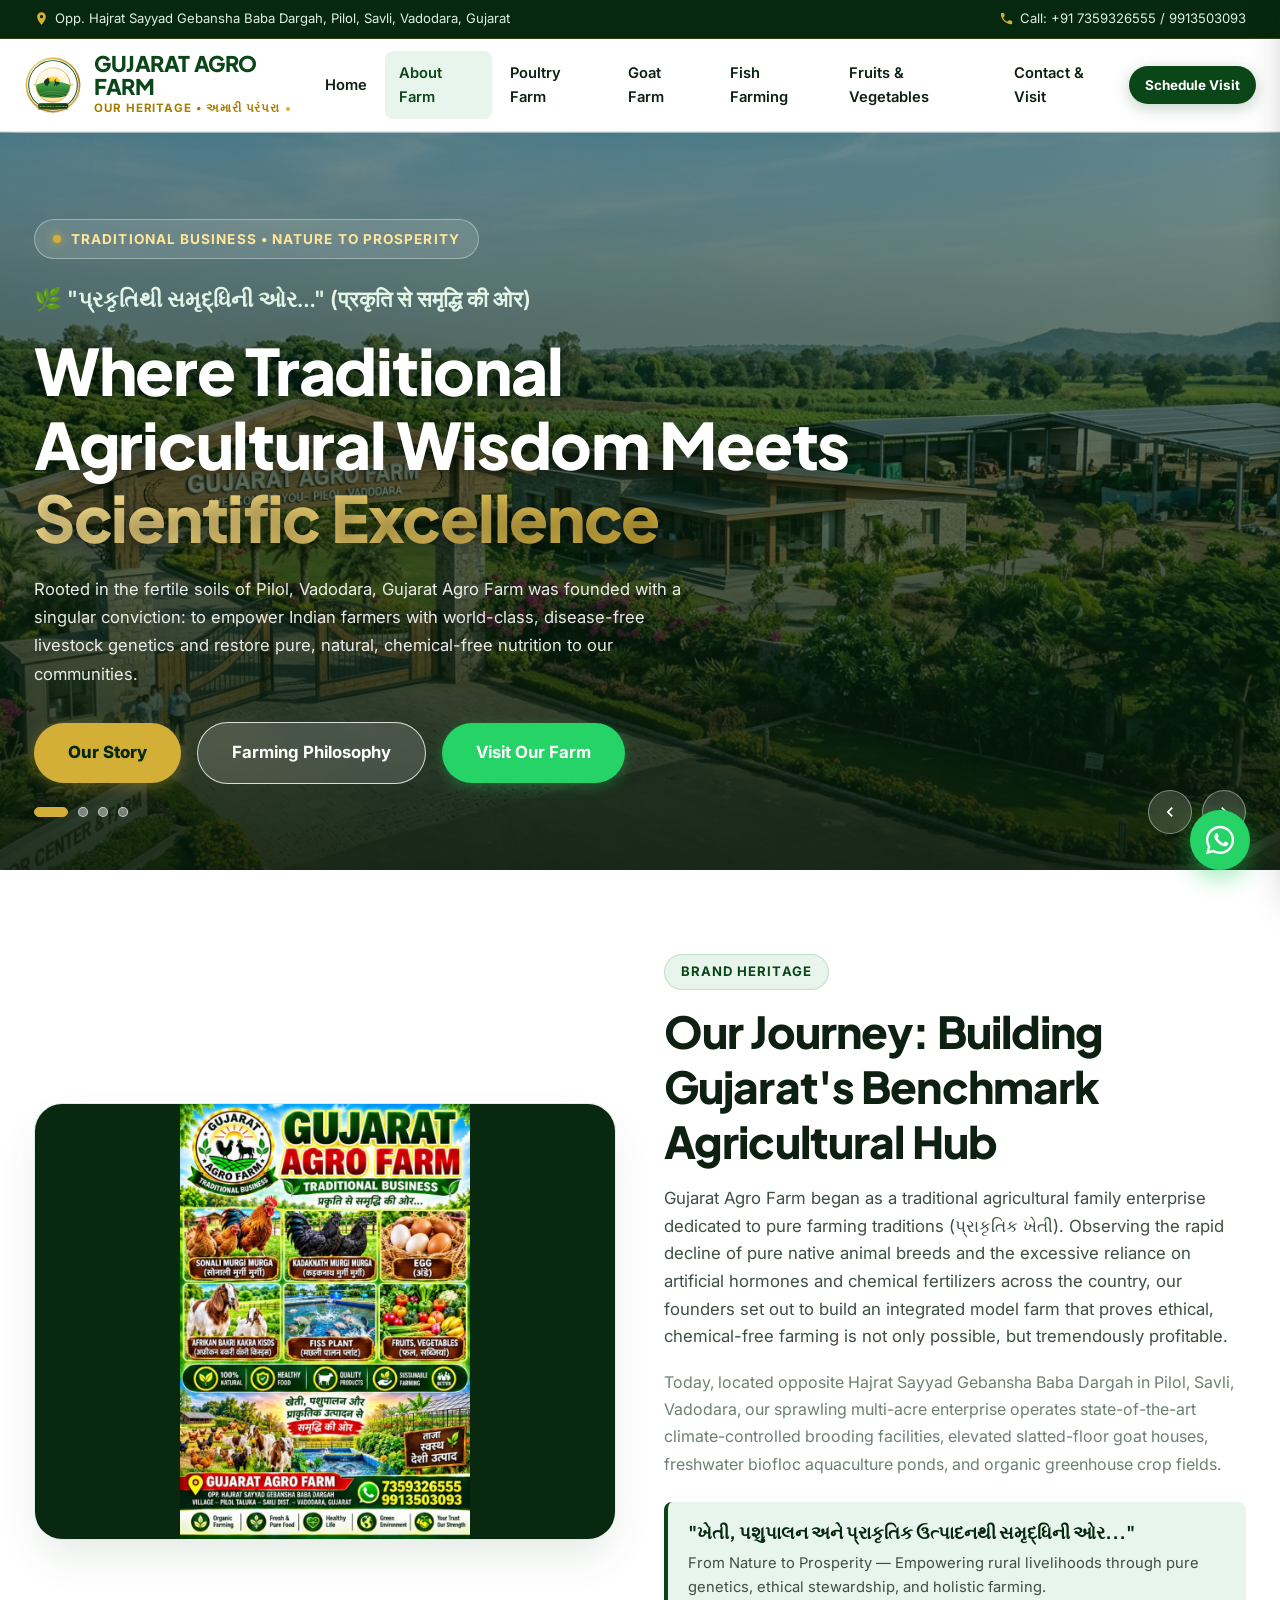
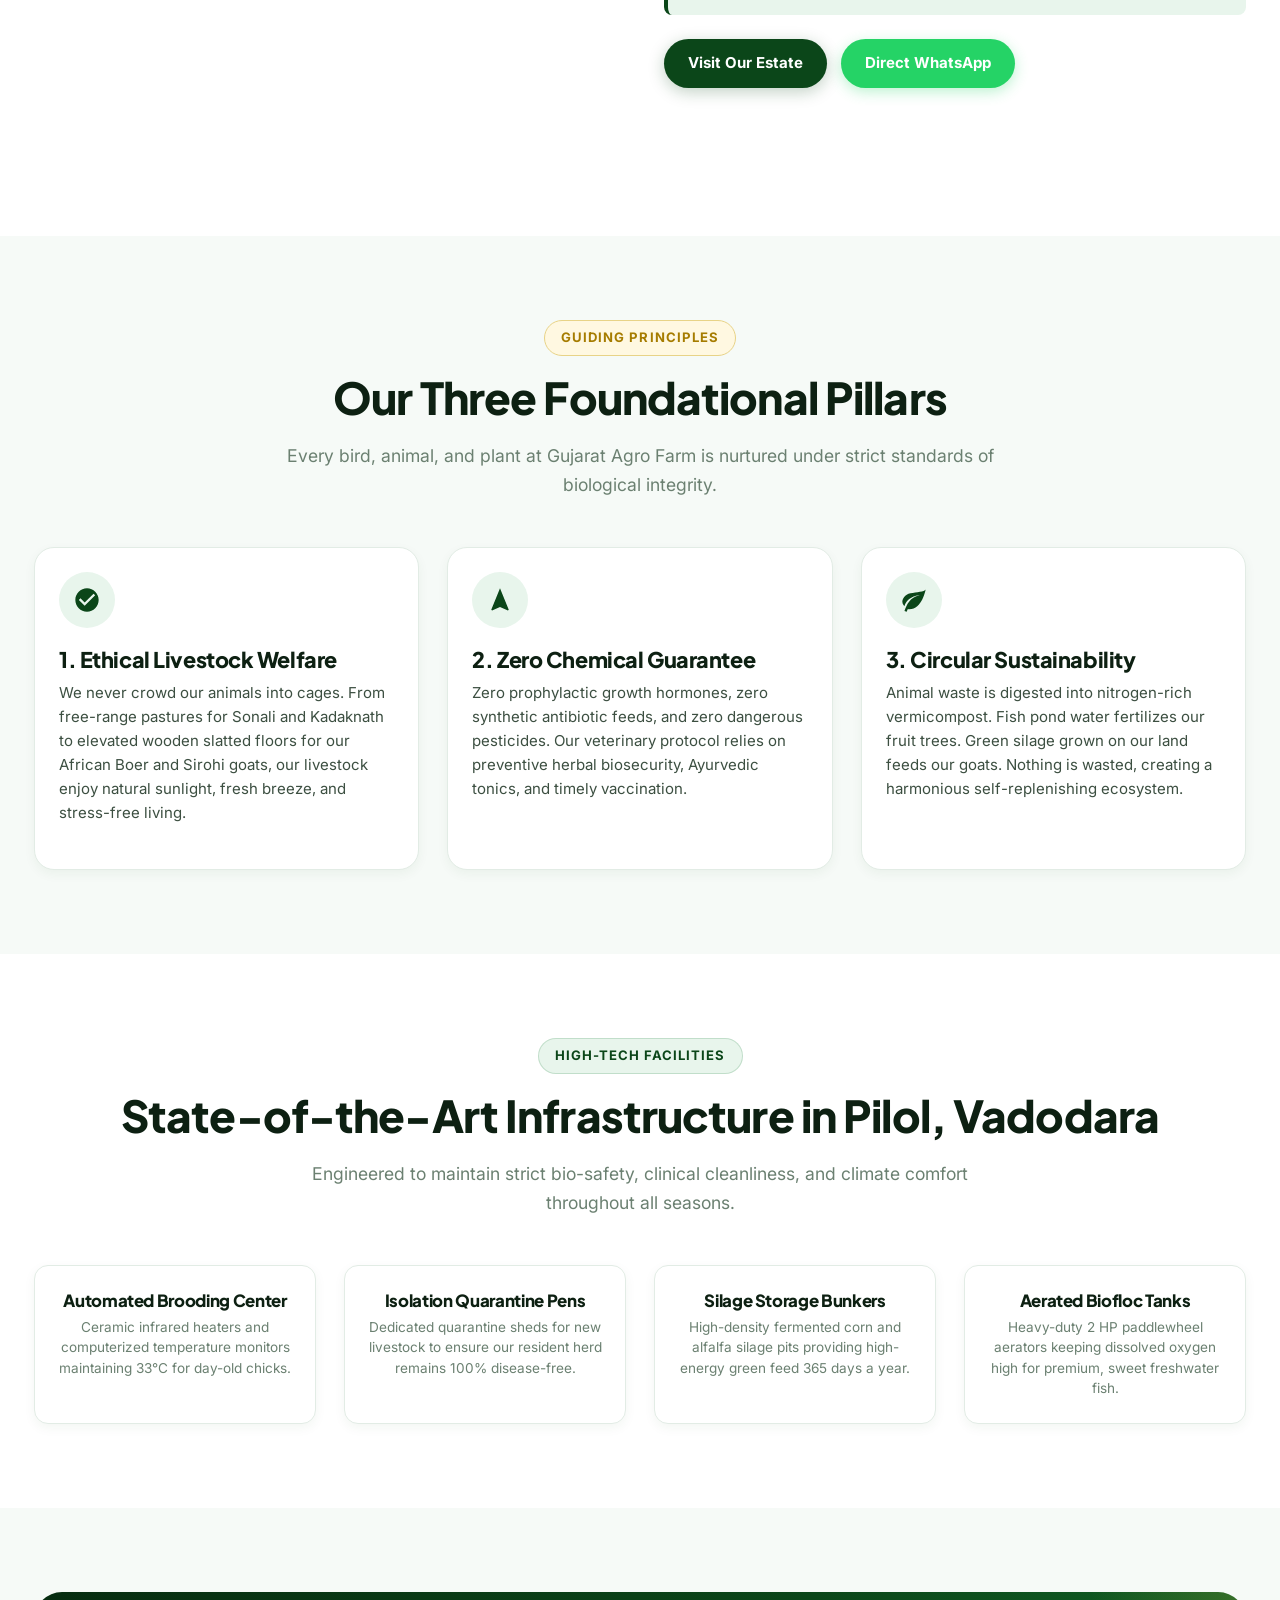
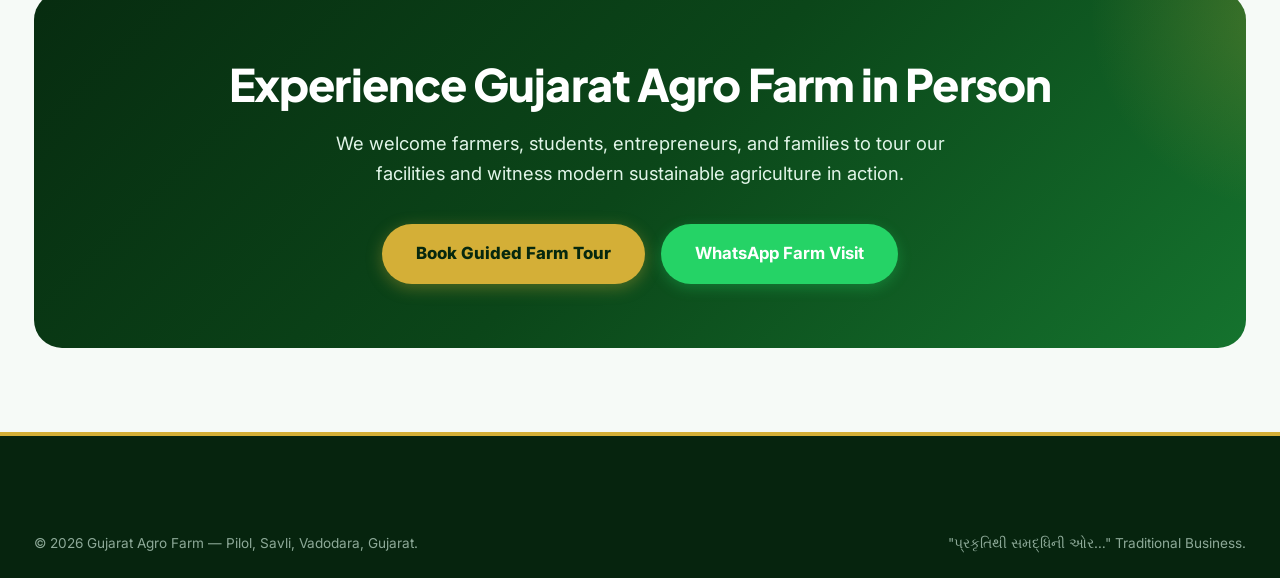
<file: about.html>
<!DOCTYPE html>
<html lang="en">
<head>
  <meta charset="UTF-8">
  <meta name="viewport" content="width=device-width, initial-scale=1.0">
  <title>About Us — Gujarat Agro Farm | Traditional Business & Sustainable Livestock</title>
  <meta name="description" content="Discover the story and philosophy of Gujarat Agro Farm in Pilol, Vadodara. Traditional wisdom, modern livestock science, and certified natural farming. 'પ્રકૃતિથી સમૃદ્ધિની ઓર…'">
  <link rel="stylesheet" href="styles/main.css">
</head>
<body>

  <!-- Top Bar -->
  <div class="topbar">
    <div class="container topbar-content">
      <div class="topbar-left">
        <span class="topbar-item">
          <svg viewBox="0 0 24 24"><path d="M12 2C8.13 2 5 5.13 5 9c0 5.25 7 13 7 13s7-7.75 7-13c0-3.87-3.13-7-7-7zm0 9.5c-1.38 0-2.5-1.12-2.5-2.5s1.12-2.5 2.5-2.5 2.5 1.12 2.5 2.5-1.12 2.5-2.5 2.5z"/></svg>
          Opp. Hajrat Sayyad Gebansha Baba Dargah, Pilol, Savli, Vadodara, Gujarat
        </span>
      </div>
      <div class="topbar-right">
        <a href="tel:+917359326555" class="topbar-item">
          <svg viewBox="0 0 24 24"><path d="M6.62 10.79c1.44 2.83 3.76 5.14 6.59 6.59l2.2-2.2c.27-.27.67-.36 1.02-.24 1.12.37 2.33.57 3.57.57.55 0 1 .45 1 1V20c0 .55-.45 1-1 1-9.39 0-17-7.61-17-17 0-.55.45-1 1-1h3.5c.55 0 1 .45 1 1 0 1.25.2 2.45.57 3.57.11.35.03.74-.25 1.02l-2.2 2.2z"/></svg>
          Call: +91 7359326555 / 9913503093
        </a>
      </div>
    </div>
  </div>

  <!-- Header -->
  <header class="site-header">
    <div class="nav-container">
      <a href="index.html" class="brand-logo-wrap">
        <img src="assets/logo.svg" alt="Emblem" class="brand-logo-img">
        <div class="brand-text">
          <span class="brand-title">GUJARAT AGRO FARM</span>
          <span class="brand-slogan">Our Heritage • અમારી પરંપરા</span>
        </div>
      </a>

      <nav class="nav-menu">
        <div class="nav-item"><a href="index.html" class="nav-link">Home</a></div>
        <div class="nav-item"><a href="about.html" class="nav-link active">About Farm</a></div>
        <div class="nav-item"><a href="poultry.html" class="nav-link">Poultry Farm</a></div>
        <div class="nav-item"><a href="goat-farm.html" class="nav-link">Goat Farm</a></div>
        <div class="nav-item"><a href="fish-farming.html" class="nav-link">Fish Farming</a></div>
        <div class="nav-item"><a href="fruits-vegetables.html" class="nav-link">Fruits & Vegetables</a></div>
        <div class="nav-item"><a href="contact.html" class="nav-link">Contact & Visit</a></div>
      </nav>

      <div class="nav-actions">
        <a href="contact.html" class="btn btn-primary btn-sm">Schedule Visit</a>
        <button class="mobile-toggle" aria-label="Toggle Menu"><svg viewBox="0 0 24 24" fill="none" stroke-width="2"><path d="M4 6h16M4 12h16M4 18h16"/></svg></button>
      </div>
    </div>
  </header>

  <!-- Mobile Drawer -->
  <div class="mobile-nav-drawer">
    <div class="drawer-header">
      <div class="brand-logo-wrap">
        <img src="assets/logo.svg" alt="Logo" class="brand-logo-img" style="width: 44px; height: 44px;">
        <span class="brand-title" style="font-size: 1.15rem;">GUJARAT AGRO</span>
      </div>
      <button class="drawer-close" style="background:none; border:none; font-size:2rem; cursor:pointer;">&times;</button>
    </div>
    <ul class="drawer-links">
      <li><a href="index.html" class="drawer-link">Home</a></li>
      <li><a href="about.html" class="drawer-link active">About Us</a></li>
      <li><a href="poultry.html" class="drawer-link">Poultry Farm</a></li>
      <li><a href="goat-farm.html" class="drawer-link">Goat Farm</a></li>
      <li><a href="fish-farming.html" class="drawer-link">Fish Farming</a></li>
      <li><a href="fruits-vegetables.html" class="drawer-link">Fruits & Vegetables</a></li>
      <li><a href="contact.html" class="drawer-link">Contact & Visit</a></li>
    </ul>
  </div>

  <!-- HERO SLIDESHOW (3-SECOND AUTO TRANSITION) -->
  <section class="hero-slider-section">
    <div class="hero-slider-container">
      <div class="hero-slide active">
        <img src="assets/images/farm-entrance.jpg" alt="Gujarat Agro Farm Entrance" class="hero-slide-img">
      </div>
      <div class="hero-slide">
        <img src="assets/images/hero-farm-landscape.jpg" alt="Farm Overview and Green Sheds" class="hero-slide-img">
      </div>
      <div class="hero-slide">
        <img src="assets/images/goat-african-boer.jpg" alt="Livestock Grazing in Sunshine" class="hero-slide-img">
      </div>
      <div class="hero-slide">
        <img src="assets/images/greenhouse-produce.jpg" alt="Organic Vegetable Farmers" class="hero-slide-img">
      </div>
    </div>
    <div class="hero-overlay"></div>

    <div class="container">
      <div class="hero-content">
        <div class="hero-badge-wrap">
          <span class="hero-badge-pulse"></span>
          <span class="hero-badge-text">TRADITIONAL BUSINESS • NATURE TO PROSPERITY</span>
        </div>
        <div class="hero-slogan-indic">
          <span>🌿 "પ્રકૃતિથી સમૃદ્ધિની ઓર…" (प्रकृति से समृद्धि की ओर)</span>
        </div>
        <h1 class="hero-title">
          Where Traditional Agricultural Wisdom Meets <span class="gold-highlight">Scientific Excellence</span>
        </h1>
        <p class="hero-description">
          Rooted in the fertile soils of Pilol, Vadodara, Gujarat Agro Farm was founded with a singular conviction: to empower Indian farmers with world-class, disease-free livestock genetics and restore pure, natural, chemical-free nutrition to our communities.
        </p>
        <div class="hero-cta-group">
          <a href="#story" class="btn btn-gold btn-lg">Our Story</a>
          <a href="#philosophy" class="btn btn-outline-white btn-lg">Farming Philosophy</a>
          <a href="contact.html" class="btn btn-whatsapp btn-lg">Visit Our Farm</a>
        </div>
      </div>
    </div>

    <!-- 3-Second Slider Controls -->
    <div class="slider-controls">
      <div class="container slider-controls-inner">
        <div class="slider-indicators">
          <span class="slider-dot active" data-slide="0"></span>
          <span class="slider-dot" data-slide="1"></span>
          <span class="slider-dot" data-slide="2"></span>
          <span class="slider-dot" data-slide="3"></span>
        </div>
        <div class="slider-nav-arrows">
          <button class="slider-arrow-btn slider-prev" aria-label="Previous"><svg viewBox="0 0 24 24"><path d="M15.41 7.41L14 6l-6 6 6 6 1.41-1.41L10.83 12z"/></svg></button>
          <button class="slider-arrow-btn slider-next" aria-label="Next"><svg viewBox="0 0 24 24"><path d="M10 6L8.59 7.41 13.17 12l-4.58 4.59L10 18l6-6z"/></svg></button>
        </div>
      </div>
    </div>
  </section>

  <!-- OUR BRAND STORY & TRADITIONAL HERITAGE -->
  <section id="story" class="section-padding bg-white">
    <div class="container">
      <div class="breed-showcase-row">
        <div class="breed-showcase-gallery">
          <img src="assets/images/original-poster.jpg" alt="Gujarat Agro Farm Traditional Business Art" class="breed-showcase-img" style="object-fit: contain; background: #082810;">
        </div>
        <div class="breed-showcase-text">
          <span class="section-tag">Brand Heritage</span>
          <h2 class="section-heading">Our Journey: Building Gujarat's Benchmark Agricultural Hub</h2>
          <p style="font-size: 1.05rem; color: var(--text-body); margin-bottom: 18px;">
            Gujarat Agro Farm began as a traditional agricultural family enterprise dedicated to pure farming traditions (પ્રાકૃતિક ખેતી). Observing the rapid decline of pure native animal breeds and the excessive reliance on artificial hormones and chemical fertilizers across the country, our founders set out to build an integrated model farm that proves ethical, chemical-free farming is not only possible, but tremendously profitable.
          </p>
          <p style="font-size: 1rem; color: var(--text-muted); line-height: 1.7; margin-bottom: 24px;">
            Today, located opposite Hajrat Sayyad Gebansha Baba Dargah in Pilol, Savli, Vadodara, our sprawling multi-acre enterprise operates state-of-the-art climate-controlled brooding facilities, elevated slatted-floor goat houses, freshwater biofloc aquaculture ponds, and organic greenhouse crop fields.
          </p>

          <div style="background: var(--primary-green-soft); border-left: 4px solid var(--primary-green); padding: 16px 20px; border-radius: var(--radius-sm); margin-bottom: 24px;">
            <div style="font-family: var(--font-heading); font-weight: 800; color: var(--primary-green-dark); font-size: 1.1rem; margin-bottom: 4px;">
              "ખેતી, પશુપાલન અને પ્રાકૃતિક ઉત્પાદનથી સમૃદ્ધિની ઓર..."
            </div>
            <div style="font-size: 0.92rem; color: var(--text-body);">
              From Nature to Prosperity — Empowering rural livelihoods through pure genetics, ethical stewardship, and holistic farming.
            </div>
          </div>

          <div style="display: flex; gap: 14px; flex-wrap: wrap;">
            <a href="contact.html" class="btn btn-primary">Visit Our Estate</a>
            <a href="https://wa.me/917359326555?text=Hello%20Gujarat%20Agro%20Farm,%20tell%20me%20more%20about%20your%20farm." target="_blank" class="btn btn-whatsapp">Direct WhatsApp</a>
          </div>
        </div>
      </div>
    </div>
  </section>

  <!-- OUR 3 CORE PHILOSOPHIES -->
  <section id="philosophy" class="section-padding bg-subtle">
    <div class="container">
      <div class="text-center">
        <span class="section-tag gold">Guiding Principles</span>
        <h2 class="section-heading">Our Three Foundational Pillars</h2>
        <p class="section-subtitle">
          Every bird, animal, and plant at Gujarat Agro Farm is nurtured under strict standards of biological integrity.
        </p>
      </div>

      <div class="categories-grid">
        <div class="category-card">
          <div class="card-body">
            <div class="trust-icon-wrap" style="margin-left:0; margin-bottom:18px;">
              <svg viewBox="0 0 24 24"><path d="M12 2C6.48 2 2 6.48 2 12s4.48 10 10 10 10-4.48 10-10S17.52 2 12 2zm-2 15l-5-5 1.41-1.41L10 14.17l7.59-7.59L19 8l-9 9z"/></svg>
            </div>
            <h3 class="card-title">1. Ethical Livestock Welfare</h3>
            <p class="card-desc">
              We never crowd our animals into cages. From free-range pastures for Sonali and Kadaknath to elevated wooden slatted floors for our African Boer and Sirohi goats, our livestock enjoy natural sunlight, fresh breeze, and stress-free living.
            </p>
          </div>
        </div>

        <div class="category-card">
          <div class="card-body">
            <div class="trust-icon-wrap" style="margin-left:0; margin-bottom:18px;">
              <svg viewBox="0 0 24 24"><path d="M12 2L4.5 20.29l.71.71L12 18l6.79 3 .71-.71z"/></svg>
            </div>
            <h3 class="card-title">2. Zero Chemical Guarantee</h3>
            <p class="card-desc">
              Zero prophylactic growth hormones, zero synthetic antibiotic feeds, and zero dangerous pesticides. Our veterinary protocol relies on preventive herbal biosecurity, Ayurvedic tonics, and timely vaccination.
            </p>
          </div>
        </div>

        <div class="category-card">
          <div class="card-body">
            <div class="trust-icon-wrap" style="margin-left:0; margin-bottom:18px;">
              <svg viewBox="0 0 24 24"><path d="M17 8C8 10 5.9 16.17 3.82 21.34L5.71 22l1-2.3A4.49 4.49 0 0 0 8 20C19 20 22 3 22 3c-1 2-8 2.25-13 3.25S2 11.5 2 13.5s1.75 3.75 1.75 3.75C7 8 17 8 17 8z"/></svg>
            </div>
            <h3 class="card-title">3. Circular Sustainability</h3>
            <p class="card-desc">
              Animal waste is digested into nitrogen-rich vermicompost. Fish pond water fertilizes our fruit trees. Green silage grown on our land feeds our goats. Nothing is wasted, creating a harmonious self-replenishing ecosystem.
            </p>
          </div>
        </div>
      </div>
    </div>
  </section>

  <!-- INFRASTRUCTURE DETAILS -->
  <section class="section-padding bg-white">
    <div class="container">
      <div class="text-center">
        <span class="section-tag">High-Tech Facilities</span>
        <h2 class="section-heading">State-of-the-Art Infrastructure in Pilol, Vadodara</h2>
        <p class="section-subtitle">
          Engineered to maintain strict bio-safety, clinical cleanliness, and climate comfort throughout all seasons.
        </p>
      </div>

      <div class="categories-grid" style="grid-template-columns: repeat(auto-fit, minmax(260px, 1fr));">
        <div class="trust-card">
          <h3 class="trust-title">Automated Brooding Center</h3>
          <p class="trust-desc">Ceramic infrared heaters and computerized temperature monitors maintaining 33°C for day-old chicks.</p>
        </div>
        <div class="trust-card">
          <h3 class="trust-title">Isolation Quarantine Pens</h3>
          <p class="trust-desc">Dedicated quarantine sheds for new livestock to ensure our resident herd remains 100% disease-free.</p>
        </div>
        <div class="trust-card">
          <h3 class="trust-title">Silage Storage Bunkers</h3>
          <p class="trust-desc">High-density fermented corn and alfalfa silage pits providing high-energy green feed 365 days a year.</p>
        </div>
        <div class="trust-card">
          <h3 class="trust-title">Aerated Biofloc Tanks</h3>
          <p class="trust-desc">Heavy-duty 2 HP paddlewheel aerators keeping dissolved oxygen high for premium, sweet freshwater fish.</p>
        </div>
      </div>
    </div>
  </section>

  <!-- CTA -->
  <section class="section-padding bg-subtle">
    <div class="container">
      <div class="cta-banner">
        <h2 class="cta-banner-title">Experience Gujarat Agro Farm in Person</h2>
        <p class="cta-banner-desc">
          We welcome farmers, students, entrepreneurs, and families to tour our facilities and witness modern sustainable agriculture in action.
        </p>
        <div style="display: flex; gap: 16px; justify-content: center; flex-wrap: wrap;">
          <a href="contact.html" class="btn btn-gold btn-lg">Book Guided Farm Tour</a>
          <a href="https://wa.me/917359326555?text=Namaste%20Gujarat%20Agro%20Farm,%20I%20want%20to%20visit%20the%20farm." target="_blank" class="btn btn-whatsapp btn-lg">
            WhatsApp Farm Visit
          </a>
        </div>
      </div>
    </div>
  </section>

  <!-- Footer -->
  <footer class="site-footer">
    <div class="container">
      <div class="footer-bottom">
        <div>&copy; 2026 Gujarat Agro Farm — Pilol, Savli, Vadodara, Gujarat.</div>
        <div>"પ્રકૃતિથી સમદ્ધિની ઓર…" Traditional Business.</div>
      </div>
    </div>
  </footer>

  <!-- Floating WhatsApp -->
  <a href="https://wa.me/917359326555?text=Namaste%20Gujarat%20Agro%20Farm,%20I%20am%20interested%20in%20visiting%20the%20farm." target="_blank" class="floating-whatsapp" aria-label="WhatsApp">
    <svg viewBox="0 0 24 24"><path d="M12.04 2C6.58 2 2.13 6.45 2.13 11.91C2.13 13.66 2.59 15.36 3.45 16.86L2.05 22L7.3 20.62C8.75 21.41 10.38 21.83 12.04 21.83C17.5 21.83 21.95 17.38 21.95 11.92C21.95 9.27 20.92 6.78 19.05 4.91C17.18 3.03 14.69 2 12.04 2M12.05 3.67C14.25 3.67 16.31 4.53 17.87 6.09C19.42 7.65 20.28 9.72 20.28 11.92C20.28 16.46 16.58 20.15 12.04 20.15C10.56 20.15 9.11 19.76 7.85 19L7.55 18.83L4.43 19.65L5.26 16.61L5.06 16.29C4.24 15 3.8 13.47 3.8 11.91C3.81 7.37 7.5 3.67 12.05 3.67M9.53 7.34C9.36 7.34 9.09 7.4 8.87 7.65C8.65 7.9 8.03 8.48 8.03 9.67C8.03 10.86 8.9 12 9.02 12.16C9.14 12.33 10.73 14.77 13.16 15.82C13.74 16.07 14.19 16.22 14.54 16.33C15.12 16.51 15.65 16.49 16.07 16.43C16.54 16.36 17.51 15.84 17.72 15.26C17.92 14.68 17.92 14.18 17.86 14.07C17.8 13.97 17.65 13.91 17.43 13.8C17.2 13.69 16.1 13.15 15.89 13.08C15.69 13 15.54 12.96 15.4 13.19C15.25 13.41 14.83 13.91 14.7 14.07C14.58 14.22 14.45 14.24 14.23 14.13C14 14.02 13.06 13.71 11.95 12.72C11.08 11.95 10.5 11 10.37 10.78C10.25 10.56 10.36 10.44 10.47 10.33C10.57 10.23 10.7 10.05 10.81 9.92C10.93 9.8 10.97 9.7 11.05 9.55C11.12 9.4 11.08 9.27 11.03 9.16C10.97 9.05 10.55 8.02 10.37 7.6C10.2 7.18 10.03 7.24 9.89 7.24C9.76 7.23 9.61 7.23 9.46 7.23L9.53 7.34Z"/></svg>
  </a>

  <!-- Mobile Sticky Bar -->
  <div class="mobile-sticky-bar">
    <div class="mobile-sticky-inner">
      <a href="tel:+917359326555" class="btn btn-primary btn-sm">Call Farm</a>
      <a href="https://wa.me/917359326555?text=Namaste%20Gujarat%20Agro%20Farm,%20I%20want%20to%20visit%20the%20farm." target="_blank" class="btn btn-whatsapp btn-sm">WhatsApp Farm</a>
    </div>
  </div>

  <script src="js/main.js"></script>
</body>
</html>
</file>
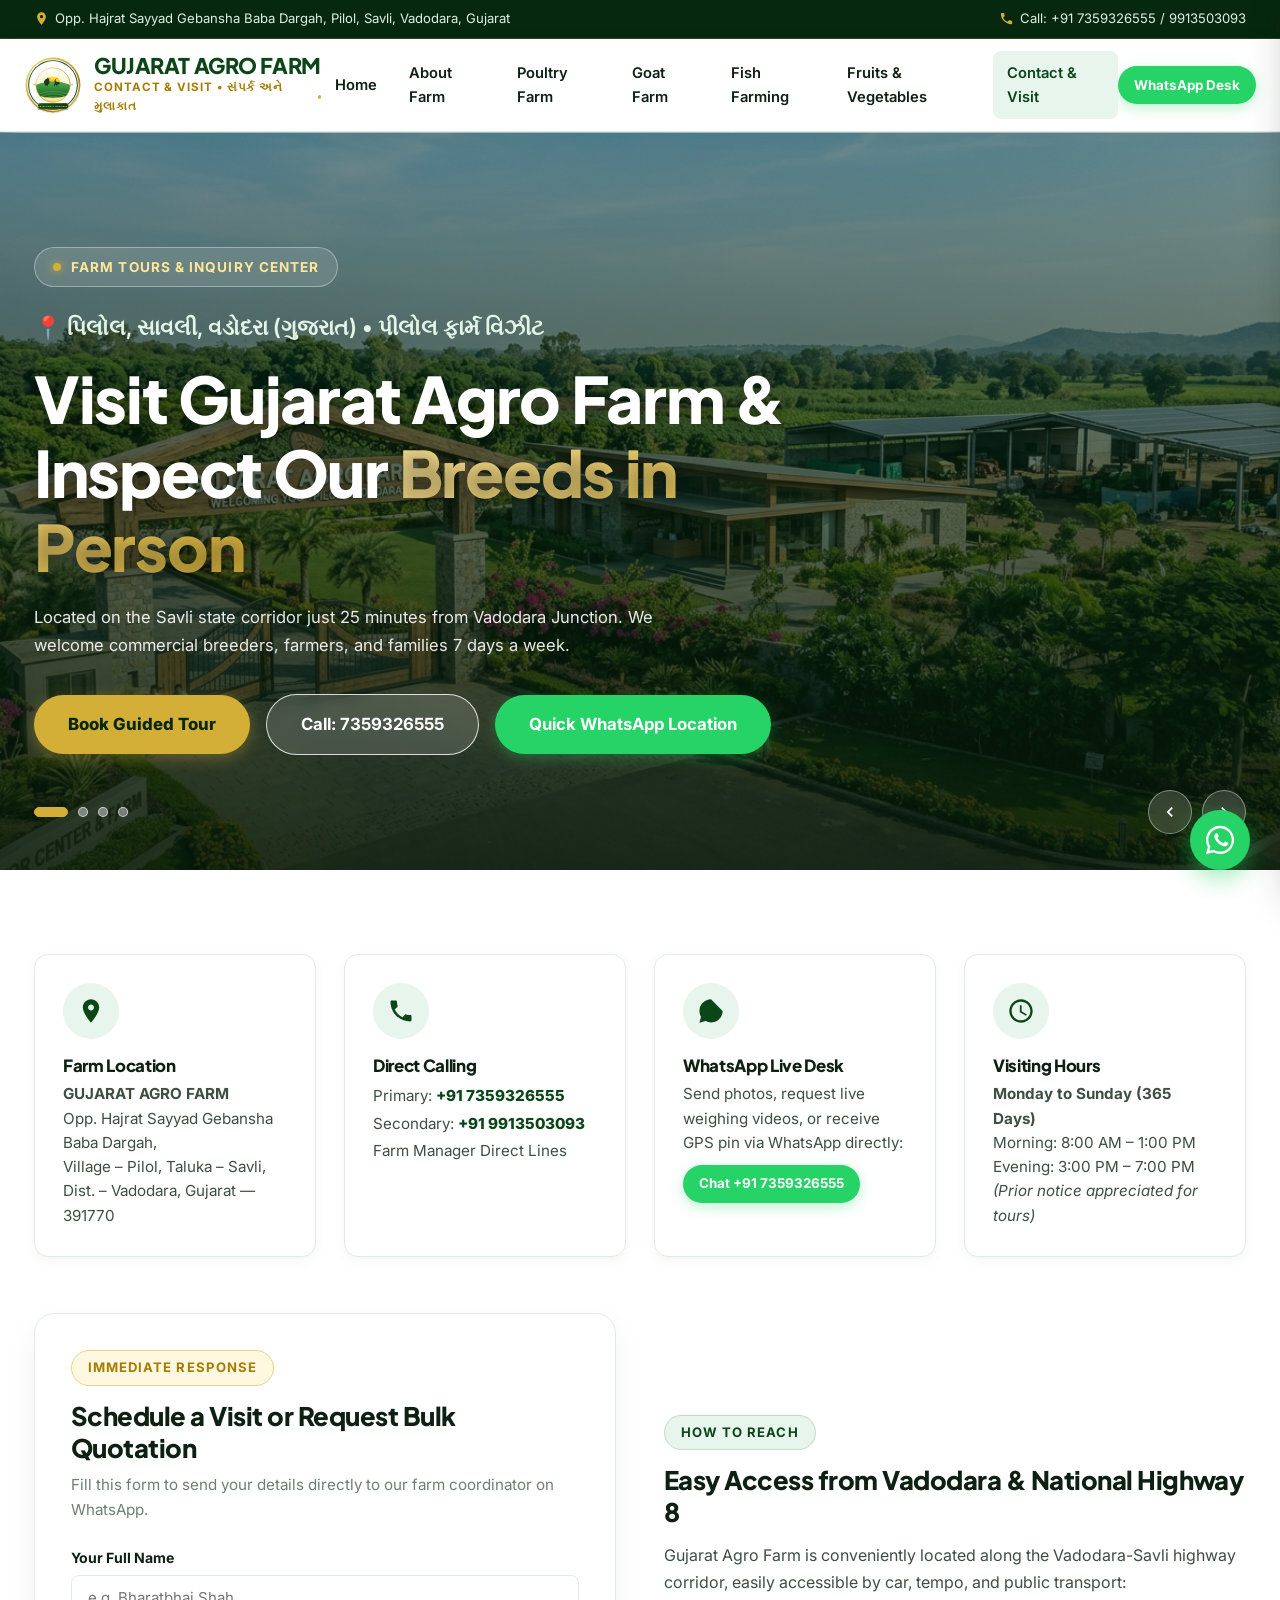
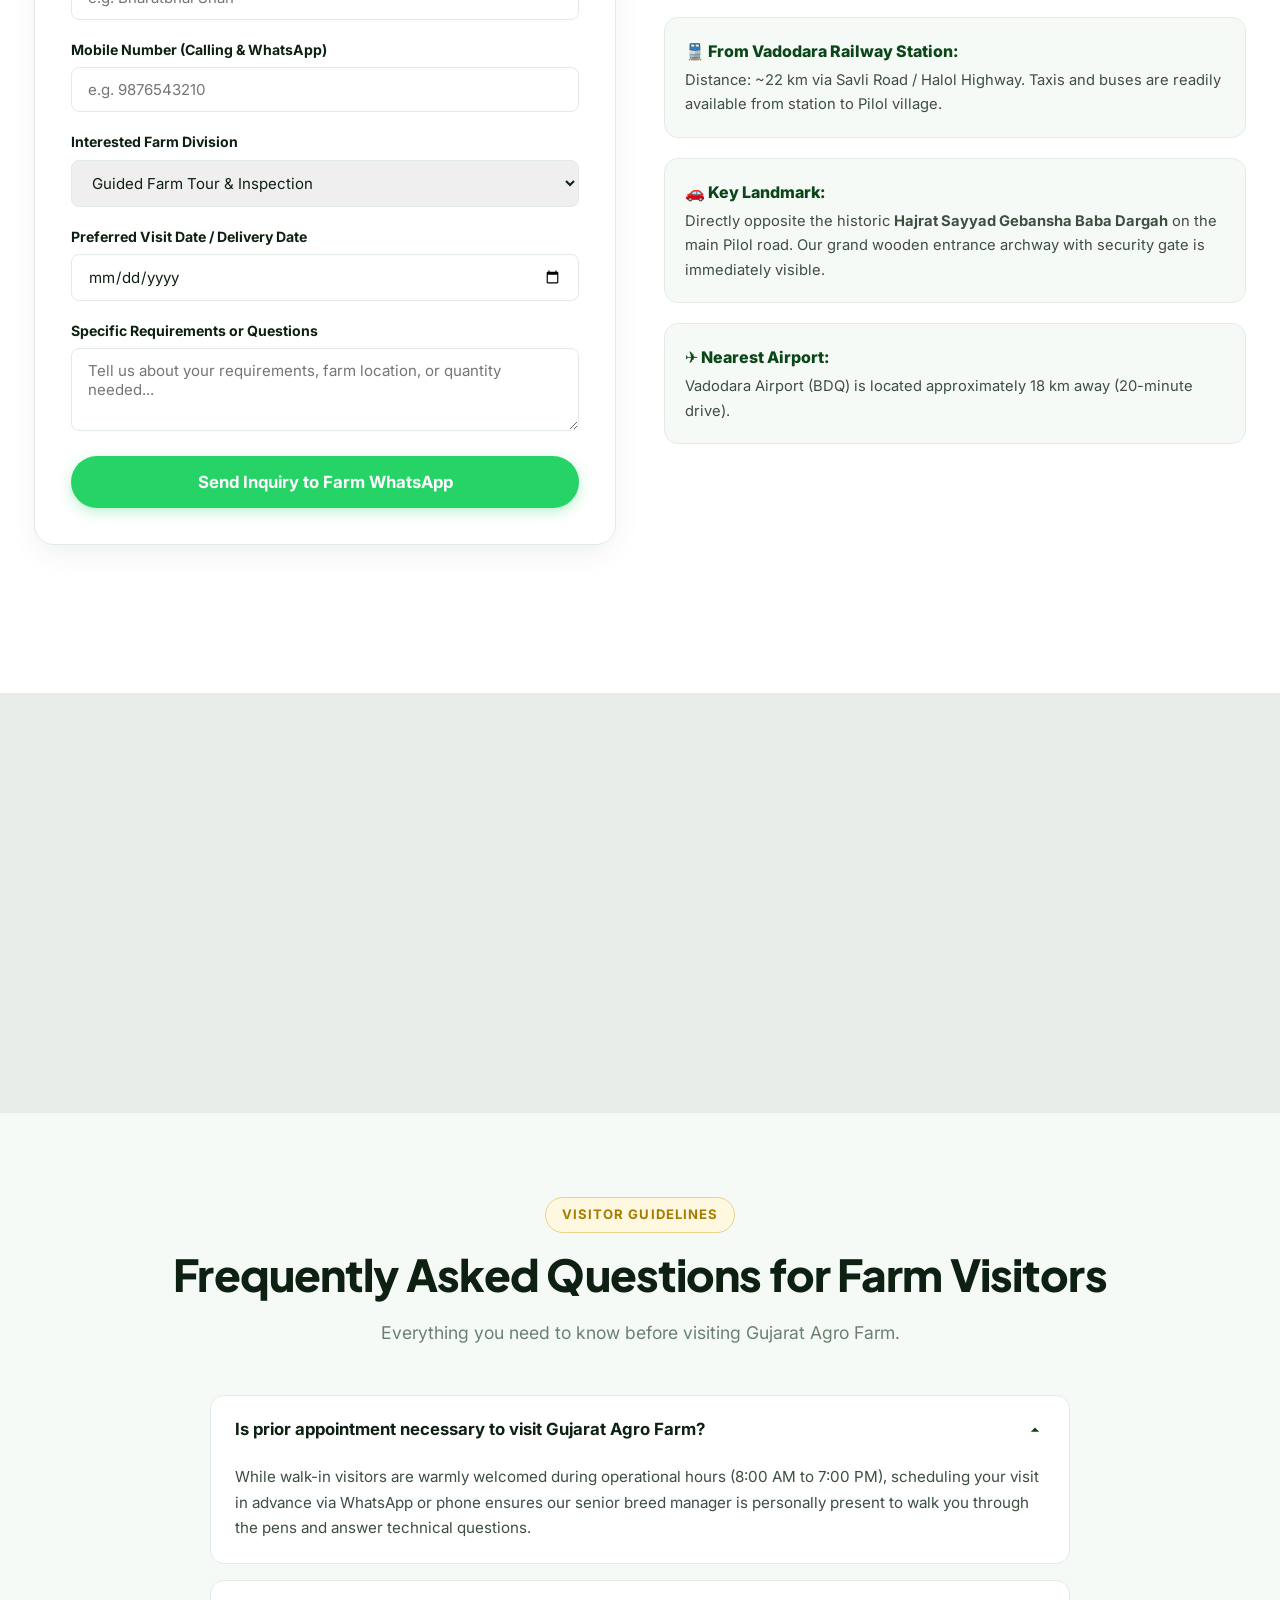
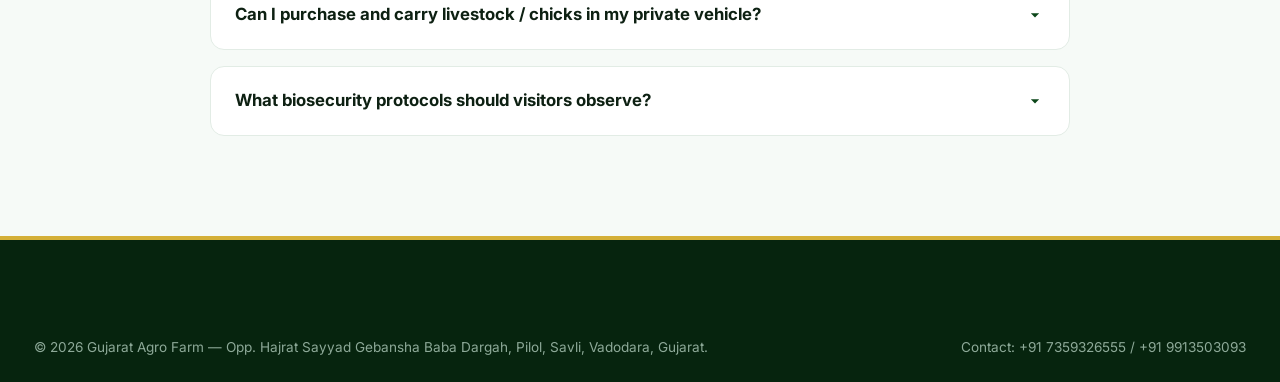
<file: contact.html>
<!DOCTYPE html>
<html lang="en">
<head>
  <meta charset="UTF-8">
  <meta name="viewport" content="width=device-width, initial-scale=1.0">
  <title>Contact & Visit Farm — Gujarat Agro Farm | Pilol, Vadodara, Gujarat</title>
  <meta name="description" content="Plan your visit to Gujarat Agro Farm in Pilol, Savli, Vadodara. Direct contact numbers: +91 7359326555 / 9913503093. Farm tours, livestock booking, and driving directions.">
  <link rel="stylesheet" href="styles/main.css">
</head>
<body>

  <!-- Top Bar -->
  <div class="topbar">
    <div class="container topbar-content">
      <div class="topbar-left">
        <span class="topbar-item">
          <svg viewBox="0 0 24 24"><path d="M12 2C8.13 2 5 5.13 5 9c0 5.25 7 13 7 13s7-7.75 7-13c0-3.87-3.13-7-7-7zm0 9.5c-1.38 0-2.5-1.12-2.5-2.5s1.12-2.5 2.5-2.5 2.5 1.12 2.5 2.5-1.12 2.5-2.5 2.5z"/></svg>
          Opp. Hajrat Sayyad Gebansha Baba Dargah, Pilol, Savli, Vadodara, Gujarat
        </span>
      </div>
      <div class="topbar-right">
        <a href="tel:+917359326555" class="topbar-item">
          <svg viewBox="0 0 24 24"><path d="M6.62 10.79c1.44 2.83 3.76 5.14 6.59 6.59l2.2-2.2c.27-.27.67-.36 1.02-.24 1.12.37 2.33.57 3.57.57.55 0 1 .45 1 1V20c0 .55-.45 1-1 1-9.39 0-17-7.61-17-17 0-.55.45-1 1-1h3.5c.55 0 1 .45 1 1 0 1.25.2 2.45.57 3.57.11.35.03.74-.25 1.02l-2.2 2.2z"/></svg>
          Call: +91 7359326555 / 9913503093
        </a>
      </div>
    </div>
  </div>

  <!-- Header -->
  <header class="site-header">
    <div class="nav-container">
      <a href="index.html" class="brand-logo-wrap">
        <img src="assets/logo.svg" alt="Emblem" class="brand-logo-img">
        <div class="brand-text">
          <span class="brand-title">GUJARAT AGRO FARM</span>
          <span class="brand-slogan">Contact & Visit • સંપર્ક અને મુલાકાત</span>
        </div>
      </a>

      <nav class="nav-menu">
        <div class="nav-item"><a href="index.html" class="nav-link">Home</a></div>
        <div class="nav-item"><a href="about.html" class="nav-link">About Farm</a></div>
        <div class="nav-item"><a href="poultry.html" class="nav-link">Poultry Farm</a></div>
        <div class="nav-item"><a href="goat-farm.html" class="nav-link">Goat Farm</a></div>
        <div class="nav-item"><a href="fish-farming.html" class="nav-link">Fish Farming</a></div>
        <div class="nav-item"><a href="fruits-vegetables.html" class="nav-link">Fruits & Vegetables</a></div>
        <div class="nav-item"><a href="contact.html" class="nav-link active">Contact & Visit</a></div>
      </nav>

      <div class="nav-actions">
        <a href="https://wa.me/917359326555?text=Namaste%20Gujarat%20Agro%20Farm,%20I%20want%20to%20visit%20your%20farm%20in%20Vadodara." target="_blank" class="btn btn-whatsapp btn-sm">
          WhatsApp Desk
        </a>
        <button class="mobile-toggle" aria-label="Toggle Menu"><svg viewBox="0 0 24 24" fill="none" stroke-width="2"><path d="M4 6h16M4 12h16M4 18h16"/></svg></button>
      </div>
    </div>
  </header>

  <!-- Mobile Drawer -->
  <div class="mobile-nav-drawer">
    <div class="drawer-header">
      <div class="brand-logo-wrap">
        <img src="assets/logo.svg" alt="Logo" class="brand-logo-img" style="width: 44px; height: 44px;">
        <span class="brand-title" style="font-size: 1.15rem;">GUJARAT AGRO</span>
      </div>
      <button class="drawer-close" style="background:none; border:none; font-size:2rem; cursor:pointer;">&times;</button>
    </div>
    <ul class="drawer-links">
      <li><a href="index.html" class="drawer-link">Home</a></li>
      <li><a href="about.html" class="drawer-link">About Us</a></li>
      <li><a href="poultry.html" class="drawer-link">Poultry Farm</a></li>
      <li><a href="goat-farm.html" class="drawer-link">Goat Farm</a></li>
      <li><a href="fish-farming.html" class="drawer-link">Fish Farming</a></li>
      <li><a href="fruits-vegetables.html" class="drawer-link">Fruits & Vegetables</a></li>
      <li><a href="contact.html" class="drawer-link active">Contact & Visit</a></li>
    </ul>
  </div>

  <!-- HERO SLIDESHOW (3-SECOND AUTO TRANSITION) -->
  <section class="hero-slider-section">
    <div class="hero-slider-container">
      <div class="hero-slide active">
        <img src="assets/images/farm-entrance.jpg" alt="Gujarat Agro Farm Entrance Gate" class="hero-slide-img">
      </div>
      <div class="hero-slide">
        <img src="assets/images/hero-farm-landscape.jpg" alt="Farm Overview in Vadodara" class="hero-slide-img">
      </div>
      <div class="hero-slide">
        <img src="assets/images/greenhouse-produce.jpg" alt="Visiting Greenhouse Orchards" class="hero-slide-img">
      </div>
      <div class="hero-slide">
        <img src="assets/images/goat-african-boer.jpg" alt="Inspect Livestock in Person" class="hero-slide-img">
      </div>
    </div>
    <div class="hero-overlay"></div>

    <div class="container">
      <div class="hero-content">
        <div class="hero-badge-wrap">
          <span class="hero-badge-pulse"></span>
          <span class="hero-badge-text">FARM TOURS & INQUIRY CENTER</span>
        </div>
        <div class="hero-slogan-indic">
          <span>📍 પિલોલ, સાવલી, વડોદરા (ગુજરાત) • પીલોલ ફાર્મ વિઝીટ</span>
        </div>
        <h1 class="hero-title">
          Visit Gujarat Agro Farm &amp; Inspect Our <span class="gold-highlight">Breeds in Person</span>
        </h1>
        <p class="hero-description">
          Located on the Savli state corridor just 25 minutes from Vadodara Junction. We welcome commercial breeders, farmers, and families 7 days a week.
        </p>
        <div class="hero-cta-group">
          <a href="#visit-form" class="btn btn-gold btn-lg">Book Guided Tour</a>
          <a href="tel:+917359326555" class="btn btn-outline-white btn-lg">Call: 7359326555</a>
          <a href="https://wa.me/917359326555?text=Namaste%20Gujarat%20Agro%20Farm,%20I%20am%20coming%20to%20visit%20today." target="_blank" class="btn btn-whatsapp btn-lg">
            Quick WhatsApp Location
          </a>
        </div>
      </div>
    </div>

    <!-- 3-Second Slider Controls -->
    <div class="slider-controls">
      <div class="container slider-controls-inner">
        <div class="slider-indicators">
          <span class="slider-dot active" data-slide="0"></span>
          <span class="slider-dot" data-slide="1"></span>
          <span class="slider-dot" data-slide="2"></span>
          <span class="slider-dot" data-slide="3"></span>
        </div>
        <div class="slider-nav-arrows">
          <button class="slider-arrow-btn slider-prev" aria-label="Previous"><svg viewBox="0 0 24 24"><path d="M15.41 7.41L14 6l-6 6 6 6 1.41-1.41L10.83 12z"/></svg></button>
          <button class="slider-arrow-btn slider-next" aria-label="Next"><svg viewBox="0 0 24 24"><path d="M10 6L8.59 7.41 13.17 12l-4.58 4.59L10 18l6-6z"/></svg></button>
        </div>
      </div>
    </div>
  </section>

  <!-- CONTACT DETAILS CARDS -->
  <section class="section-padding bg-white">
    <div class="container">
      <div class="categories-grid" style="grid-template-columns: repeat(auto-fit, minmax(260px, 1fr)); margin-bottom: 56px;">
        <!-- Card 1 -->
        <div class="trust-card" style="text-align: left; padding: 28px;">
          <div class="trust-icon-wrap" style="margin: 0 0 16px;"><svg viewBox="0 0 24 24"><path d="M12 2C8.13 2 5 5.13 5 9c0 5.25 7 13 7 13s7-7.75 7-13c0-3.87-3.13-7-7-7zm0 9.5c-1.38 0-2.5-1.12-2.5-2.5s1.12-2.5 2.5-2.5 2.5 1.12 2.5 2.5-1.12 2.5-2.5 2.5z"/></svg></div>
          <h3 class="trust-title">Farm Location</h3>
          <p style="color: var(--text-body); font-size: 0.95rem; line-height: 1.6;">
            <strong>GUJARAT AGRO FARM</strong><br>
            Opp. Hajrat Sayyad Gebansha Baba Dargah,<br>
            Village – Pilol, Taluka – Savli,<br>
            Dist. – Vadodara, Gujarat — 391770
          </p>
        </div>

        <!-- Card 2 -->
        <div class="trust-card" style="text-align: left; padding: 28px;">
          <div class="trust-icon-wrap" style="margin: 0 0 16px;"><svg viewBox="0 0 24 24"><path d="M6.62 10.79c1.44 2.83 3.76 5.14 6.59 6.59l2.2-2.2c.27-.27.67-.36 1.02-.24 1.12.37 2.33.57 3.57.57.55 0 1 .45 1 1V20c0 .55-.45 1-1 1-9.39 0-17-7.61-17-17 0-.55.45-1 1-1h3.5c.55 0 1 .45 1 1 0 1.25.2 2.45.57 3.57.11.35.03.74-.25 1.02l-2.2 2.2z"/></svg></div>
          <h3 class="trust-title">Direct Calling</h3>
          <p style="color: var(--text-body); font-size: 0.95rem; line-height: 1.8;">
            Primary: <a href="tel:+917359326555" style="font-weight: 800; color: var(--primary-green);">+91 7359326555</a><br>
            Secondary: <a href="tel:+919913503093" style="font-weight: 800; color: var(--primary-green);">+91 9913503093</a><br>
            Farm Manager Direct Lines
          </p>
        </div>

        <!-- Card 3 -->
        <div class="trust-card" style="text-align: left; padding: 28px;">
          <div class="trust-icon-wrap" style="margin: 0 0 16px;"><svg viewBox="0 0 24 24"><path d="M12.04 2C6.58 2 2.13 6.45 2.13 11.91C2.13 13.66 2.59 15.36 3.45 16.86L2.05 22L7.3 20.62C8.75 21.41 10.38 21.83 12.04 21.83C17.5 21.83 21.95 17.38 21.95 11.92z"/></svg></div>
          <h3 class="trust-title">WhatsApp Live Desk</h3>
          <p style="color: var(--text-body); font-size: 0.95rem; line-height: 1.6;">
            Send photos, request live weighing videos, or receive GPS pin via WhatsApp directly:<br>
            <a href="https://wa.me/917359326555" target="_blank" class="btn btn-whatsapp btn-sm" style="margin-top: 10px;">Chat +91 7359326555</a>
          </p>
        </div>

        <!-- Card 4 -->
        <div class="trust-card" style="text-align: left; padding: 28px;">
          <div class="trust-icon-wrap" style="margin: 0 0 16px;"><svg viewBox="0 0 24 24"><path d="M11.99 2C6.47 2 2 6.48 2 12s4.47 10 9.99 10C17.52 22 22 17.52 22 12S17.52 2 11.99 2zM12 20c-4.42 0-8-3.58-8-8s3.58-8 8-8 8 3.58 8 8-3.58 8-8 8zm.5-13H11v6l5.25 3.15.75-1.23-4.5-2.67z"/></svg></div>
          <h3 class="trust-title">Visiting Hours</h3>
          <p style="color: var(--text-body); font-size: 0.95rem; line-height: 1.6;">
            <strong>Monday to Sunday (365 Days)</strong><br>
            Morning: 8:00 AM – 1:00 PM<br>
            Evening: 3:00 PM – 7:00 PM<br>
            <em>(Prior notice appreciated for tours)</em>
          </p>
        </div>
      </div>

      <!-- INQUIRY / TOUR FORM & ROUTE GUIDE -->
      <div id="visit-form" class="breed-showcase-row">
        <!-- Tour Booking Form -->
        <div class="ticker-container" style="padding: 36px;">
          <span class="section-tag gold">Immediate Response</span>
          <h3 style="font-size: 1.6rem; color: var(--text-dark); margin-bottom: 8px;">Schedule a Visit or Request Bulk Quotation</h3>
          <p style="color: var(--text-muted); font-size: 0.95rem; margin-bottom: 24px;">
            Fill this form to send your details directly to our farm coordinator on WhatsApp.
          </p>

          <form id="contactPageForm">
            <div class="form-group">
              <label class="form-label" for="contactName">Your Full Name</label>
              <input type="text" id="contactName" class="form-control" placeholder="e.g. Bharatbhai Shah" required>
            </div>
            <div class="form-group">
              <label class="form-label" for="contactPhone">Mobile Number (Calling & WhatsApp)</label>
              <input type="tel" id="contactPhone" class="form-control" placeholder="e.g. 9876543210" required>
            </div>
            <div class="form-group">
              <label class="form-label" for="contactCategory">Interested Farm Division</label>
              <select id="contactCategory" class="form-control" required>
                <option value="Guided Farm Tour & Inspection">Guided Farm Tour & Inspection</option>
                <option value="Sonali / Kadaknath Day-Old Chicks">Sonali / Kadaknath Day-Old Chicks (DOC)</option>
                <option value="African Boer / Sirohi Goats">African Boer / Sirohi Goats</option>
                <option value="Turkey / Guinea Fowl / Australorp">Turkey / Guinea Fowl / Australorp</option>
                <option value="Live Fish Catch (Rohu/Katla)">Live Fish Catch (Rohu/Katla)</option>
                <option value="Organic Fruits & Vegetables Wholesale">Organic Fruits & Vegetables Wholesale</option>
                <option value="Organic Vermicompost Bulk (50kg Bags)">Organic Vermicompost Bulk (50kg Bags)</option>
              </select>
            </div>
            <div class="form-group">
              <label class="form-label" for="contactDate">Preferred Visit Date / Delivery Date</label>
              <input type="date" id="contactDate" class="form-control">
            </div>
            <div class="form-group">
              <label class="form-label" for="contactMessage">Specific Requirements or Questions</label>
              <textarea id="contactMessage" class="form-control" rows="3" placeholder="Tell us about your requirements, farm location, or quantity needed..."></textarea>
            </div>
            <button type="submit" class="btn btn-whatsapp btn-lg" style="width: 100%;">
              Send Inquiry to Farm WhatsApp
            </button>
          </form>
        </div>

        <!-- Location & Driving Directions -->
        <div>
          <span class="section-tag">How To Reach</span>
          <h3 style="font-size: 1.6rem; color: var(--text-dark); margin-bottom: 14px;">Easy Access from Vadodara & National Highway 8</h3>
          <p style="color: var(--text-body); font-size: 1rem; line-height: 1.7; margin-bottom: 20px;">
            Gujarat Agro Farm is conveniently located along the Vadodara-Savli highway corridor, easily accessible by car, tempo, and public transport:
          </p>

          <div style="background: var(--bg-subtle); border: 1px solid var(--border-light); border-radius: var(--radius-md); padding: 20px; margin-bottom: 20px;">
            <div style="font-weight: 800; color: var(--primary-green); margin-bottom: 4px;">🚆 From Vadodara Railway Station:</div>
            <p style="font-size: 0.92rem; color: var(--text-body);">
              Distance: ~22 km via Savli Road / Halol Highway. Taxis and buses are readily available from station to Pilol village.
            </p>
          </div>

          <div style="background: var(--bg-subtle); border: 1px solid var(--border-light); border-radius: var(--radius-md); padding: 20px; margin-bottom: 20px;">
            <div style="font-weight: 800; color: var(--primary-green); margin-bottom: 4px;">🚗 Key Landmark:</div>
            <p style="font-size: 0.92rem; color: var(--text-body);">
              Directly opposite the historic <strong>Hajrat Sayyad Gebansha Baba Dargah</strong> on the main Pilol road. Our grand wooden entrance archway with security gate is immediately visible.
            </p>
          </div>

          <div style="background: var(--bg-subtle); border: 1px solid var(--border-light); border-radius: var(--radius-md); padding: 20px;">
            <div style="font-weight: 800; color: var(--primary-green); margin-bottom: 4px;">✈️ Nearest Airport:</div>
            <p style="font-size: 0.92rem; color: var(--text-body);">
              Vadodara Airport (BDQ) is located approximately 18 km away (20-minute drive).
            </p>
          </div>
        </div>
      </div>
    </div>
  </section>

  <!-- INTERACTIVE GOOGLE MAP EMBED (SAFE VADODARA GEO EMBED) -->
  <section style="width: 100%; height: 420px; background: #E8EDE9; position: relative;">
    <iframe 
      title="Gujarat Agro Farm Location Map"
      src="https://maps.google.com/maps?q=Pilol,+Savli,+Vadodara,+Gujarat&t=&z=13&ie=UTF8&iwloc=&output=embed" 
      width="100%" 
      height="100%" 
      style="border:0;" 
      allowfullscreen="" 
      loading="lazy" 
      referrerpolicy="no-referrer-when-downgrade">
    </iframe>
  </section>

  <!-- VISITOR FAQS -->
  <section class="section-padding bg-subtle">
    <div class="container">
      <div class="text-center">
        <span class="section-tag gold">Visitor Guidelines</span>
        <h2 class="section-heading">Frequently Asked Questions for Farm Visitors</h2>
        <p class="section-subtitle">
          Everything you need to know before visiting Gujarat Agro Farm.
        </p>
      </div>

      <div class="faq-wrap">
        <div class="faq-item active">
          <div class="faq-header">
            <span>Is prior appointment necessary to visit Gujarat Agro Farm?</span>
            <svg class="faq-icon" viewBox="0 0 24 24"><path d="M7 10l5 5 5-5z"/></svg>
          </div>
          <div class="faq-body">
            While walk-in visitors are warmly welcomed during operational hours (8:00 AM to 7:00 PM), scheduling your visit in advance via WhatsApp or phone ensures our senior breed manager is personally present to walk you through the pens and answer technical questions.
          </div>
        </div>

        <div class="faq-item">
          <div class="faq-header">
            <span>Can I purchase and carry livestock / chicks in my private vehicle?</span>
            <svg class="faq-icon" viewBox="0 0 24 24"><path d="M7 10l5 5 5-5z"/></svg>
          </div>
          <div class="faq-body">
            Yes! We provide certified transport cartons for chicks and poultry birds, and assist with safe tethering and ventilation for goats. We also supply health vaccination cards and transit NOC papers where required.
          </div>
        </div>

        <div class="faq-item">
          <div class="faq-header">
            <span>What biosecurity protocols should visitors observe?</span>
            <svg class="faq-icon" viewBox="0 0 24 24"><path d="M7 10l5 5 5-5z"/></svg>
          </div>
          <div class="faq-body">
            To safeguard our flock, all visitors must step through our gentle potassium permanganate disinfectant footbaths at the shed entrances. Hand sanitizers are placed throughout the nursery areas.
          </div>
        </div>
      </div>
    </div>
  </section>

  <!-- Footer -->
  <footer class="site-footer">
    <div class="container">
      <div class="footer-bottom">
        <div>&copy; 2026 Gujarat Agro Farm — Opp. Hajrat Sayyad Gebansha Baba Dargah, Pilol, Savli, Vadodara, Gujarat.</div>
        <div>Contact: +91 7359326555 / +91 9913503093</div>
      </div>
    </div>
  </footer>

  <!-- Floating WhatsApp -->
  <a href="https://wa.me/917359326555?text=Namaste%20Gujarat%20Agro%20Farm,%20I%20have%20an%20enquiry." target="_blank" class="floating-whatsapp" aria-label="WhatsApp">
    <svg viewBox="0 0 24 24"><path d="M12.04 2C6.58 2 2.13 6.45 2.13 11.91C2.13 13.66 2.59 15.36 3.45 16.86L2.05 22L7.3 20.62C8.75 21.41 10.38 21.83 12.04 21.83C17.5 21.83 21.95 17.38 21.95 11.92C21.95 9.27 20.92 6.78 19.05 4.91C17.18 3.03 14.69 2 12.04 2M12.05 3.67C14.25 3.67 16.31 4.53 17.87 6.09C19.42 7.65 20.28 9.72 20.28 11.92C20.28 16.46 16.58 20.15 12.04 20.15C10.56 20.15 9.11 19.76 7.85 19L7.55 18.83L4.43 19.65L5.26 16.61L5.06 16.29C4.24 15 3.8 13.47 3.8 11.91C3.81 7.37 7.5 3.67 12.05 3.67M9.53 7.34C9.36 7.34 9.09 7.4 8.87 7.65C8.65 7.9 8.03 8.48 8.03 9.67C8.03 10.86 8.9 12 9.02 12.16C9.14 12.33 10.73 14.77 13.16 15.82C13.74 16.07 14.19 16.22 14.54 16.33C15.12 16.51 15.65 16.49 16.07 16.43C16.54 16.36 17.51 15.84 17.72 15.26C17.92 14.68 17.92 14.18 17.86 14.07C17.8 13.97 17.65 13.91 17.43 13.8C17.2 13.69 16.1 13.15 15.89 13.08C15.69 13 15.54 12.96 15.4 13.19C15.25 13.41 14.83 13.91 14.7 14.07C14.58 14.22 14.45 14.24 14.23 14.13C14 14.02 13.06 13.71 11.95 12.72C11.08 11.95 10.5 11 10.37 10.78C10.25 10.56 10.36 10.44 10.47 10.33C10.57 10.23 10.7 10.05 10.81 9.92C10.93 9.8 10.97 9.7 11.05 9.55C11.12 9.4 11.08 9.27 11.03 9.16C10.97 9.05 10.55 8.02 10.37 7.6C10.2 7.18 10.03 7.24 9.89 7.24C9.76 7.23 9.61 7.23 9.46 7.23L9.53 7.34Z"/></svg>
  </a>

  <!-- Mobile Sticky Bar -->
  <div class="mobile-sticky-bar">
    <div class="mobile-sticky-inner">
      <a href="tel:+917359326555" class="btn btn-primary btn-sm">Call Farm</a>
      <a href="https://wa.me/917359326555?text=Namaste%20Gujarat%20Agro%20Farm,%20I%20have%20an%20enquiry." target="_blank" class="btn btn-whatsapp btn-sm">WhatsApp Farm</a>
    </div>
  </div>

  <script src="js/main.js"></script>
  <script>
    // Specific Contact Page Form handler
    const contactForm = document.getElementById('contactPageForm');
    if (contactForm) {
      contactForm.addEventListener('submit', (e) => {
        e.preventDefault();
        const name = document.getElementById('contactName').value;
        const phone = document.getElementById('contactPhone').value;
        const category = document.getElementById('contactCategory').value;
        const date = document.getElementById('contactDate').value || 'Flexible';
        const msg = document.getElementById('contactMessage').value || 'None';

        const text = `*Namaste Gujarat Agro Farm!*\n\n*Website Inquiry / Visit Booking:*\n- *Name:* ${name}\n- *Phone:* ${phone}\n- *Category of Interest:* ${category}\n- *Preferred Date:* ${date}\n- *Message:* ${msg}\n\nPlease confirm availability and contact me.`;
        window.open(`https://wa.me/917359326555?text=${encodeURIComponent(text)}`, '_blank');
      });
    }
  </script>
</body>
</html>
</file>
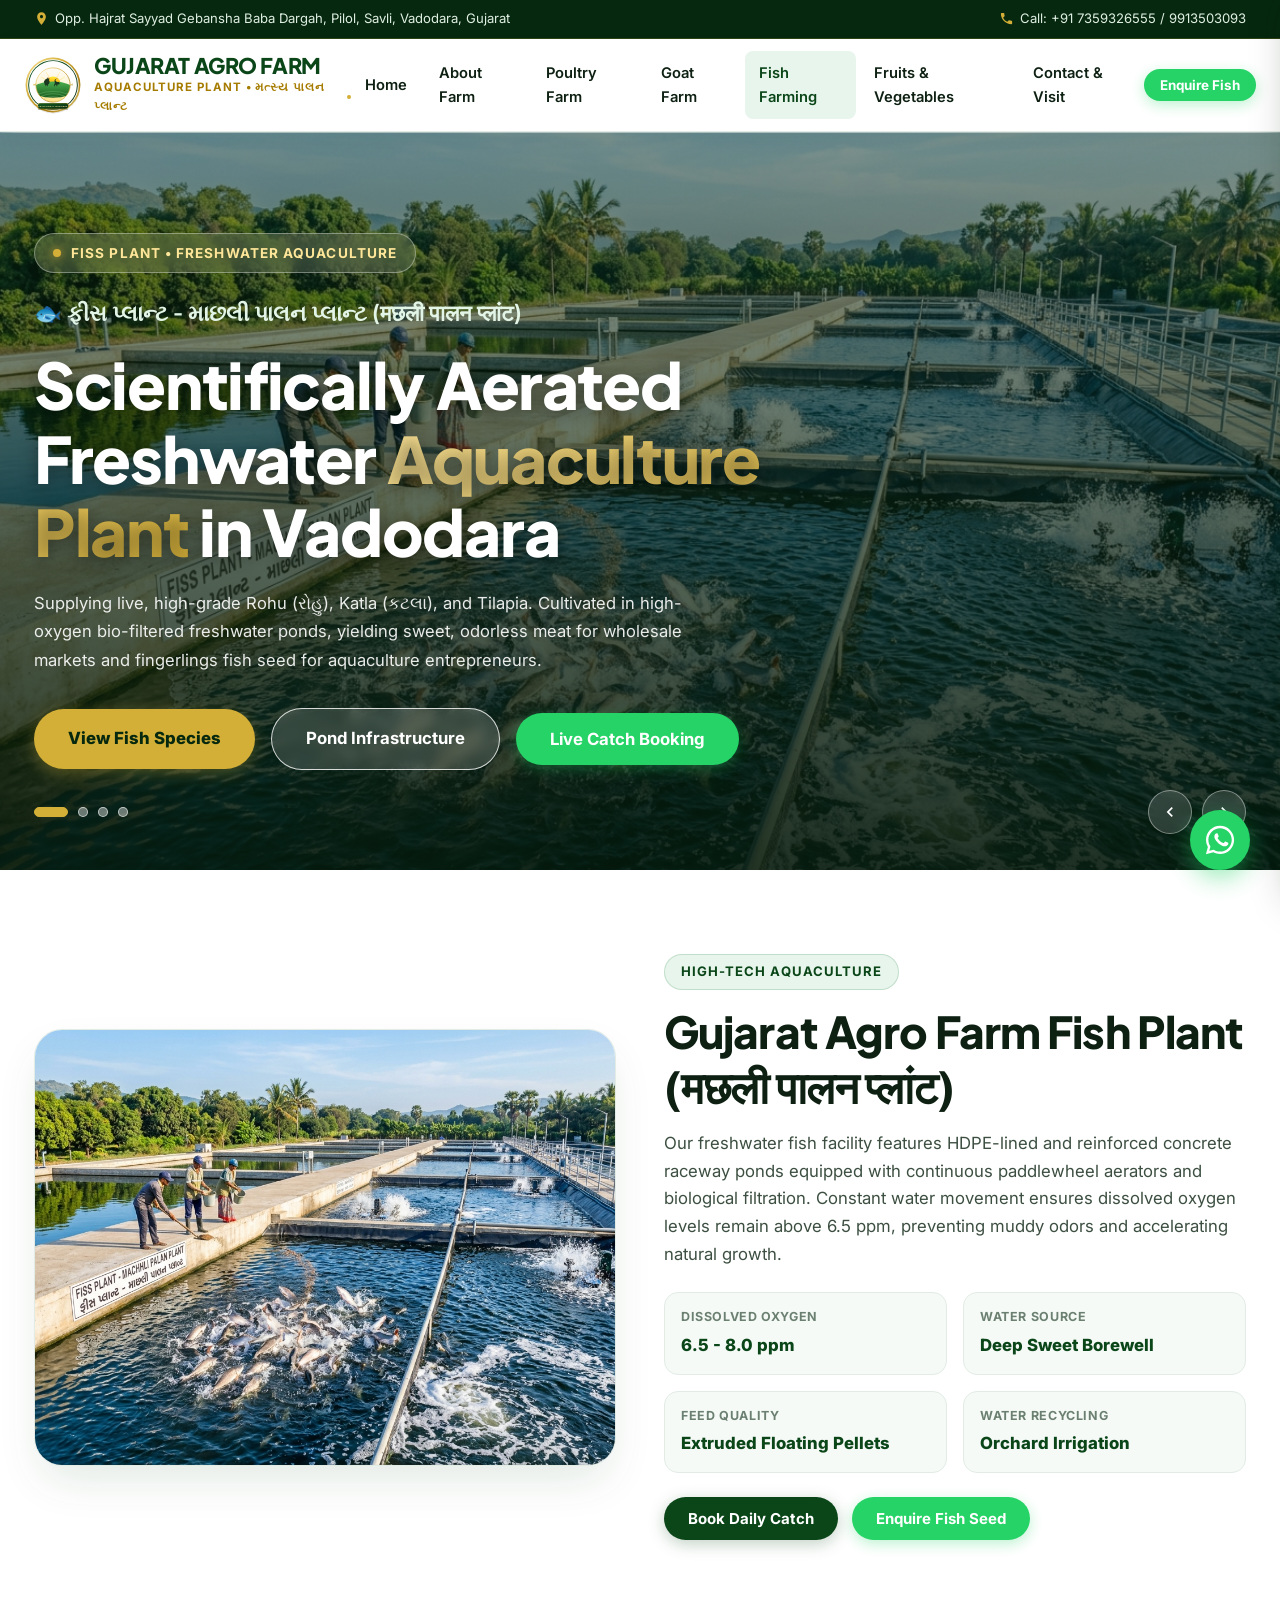
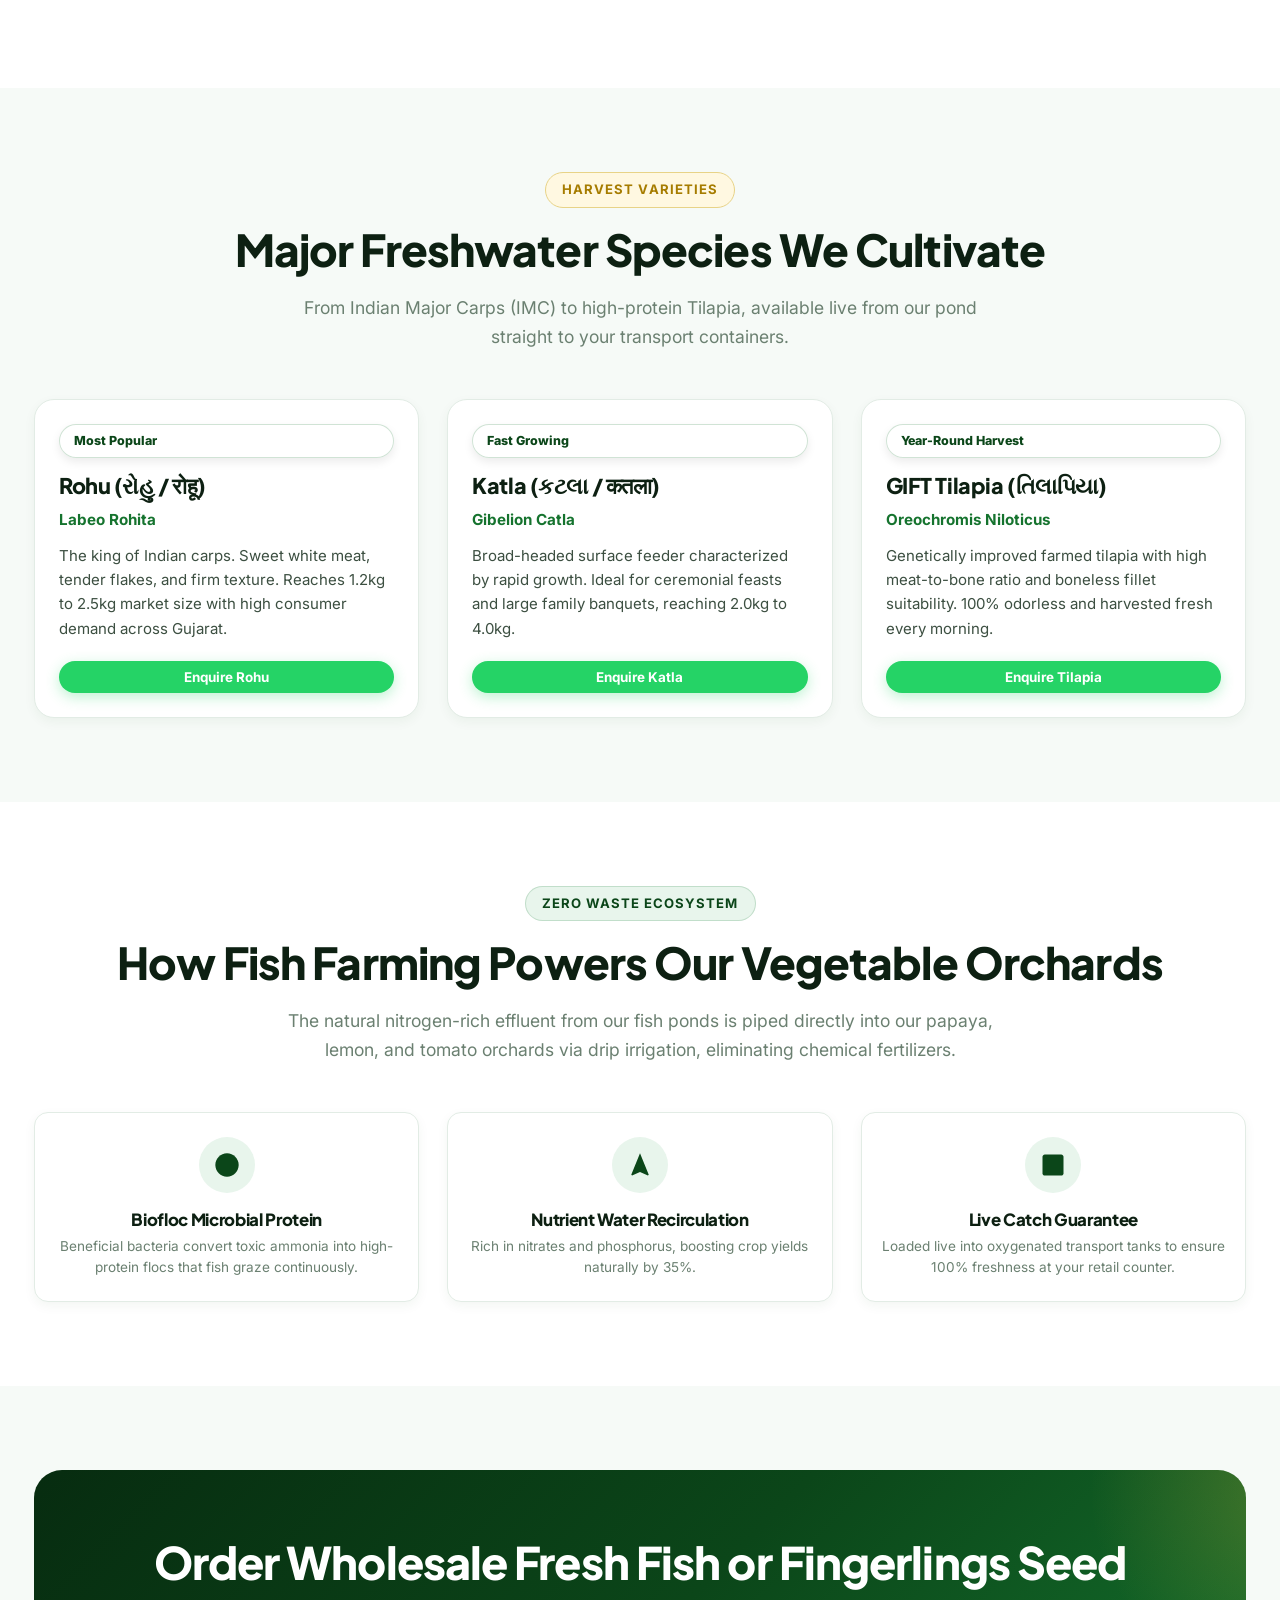
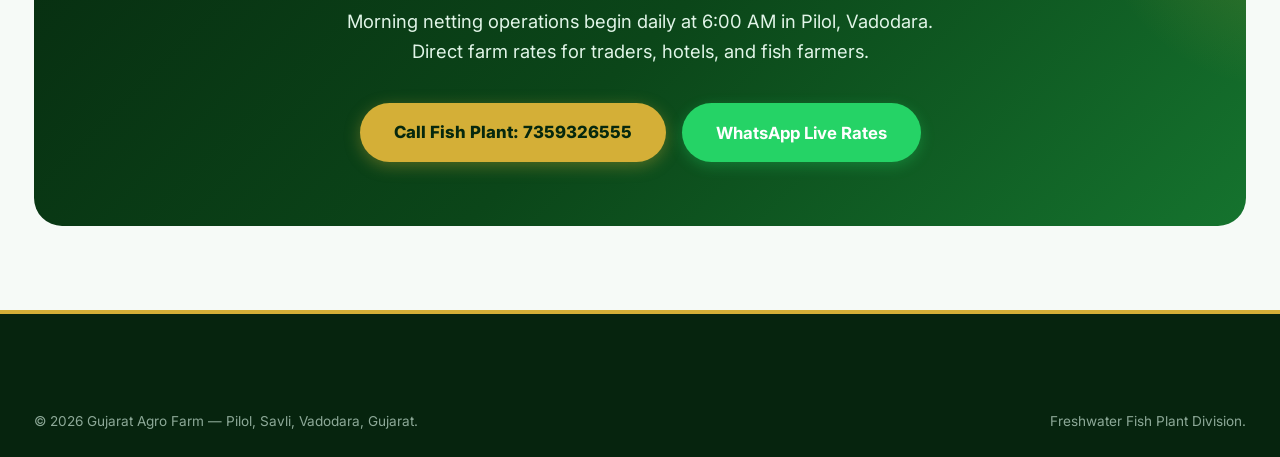
<file: fish-farming.html>
<!DOCTYPE html>
<html lang="en">
<head>
  <meta charset="UTF-8">
  <meta name="viewport" content="width=device-width, initial-scale=1.0">
  <title>Fish Farming Plant — Gujarat Agro Farm | Fiss Plant Vadodara</title>
  <meta name="description" content="Modern freshwater aquaculture and fish farming plant at Gujarat Agro Farm, Pilol, Vadodara. Supplying live Rohu, Katla, Tilapia, and high-survival fingerlings fish seed.">
  <link rel="stylesheet" href="styles/main.css">
</head>
<body>

  <!-- Top Bar -->
  <div class="topbar">
    <div class="container topbar-content">
      <div class="topbar-left">
        <span class="topbar-item">
          <svg viewBox="0 0 24 24"><path d="M12 2C8.13 2 5 5.13 5 9c0 5.25 7 13 7 13s7-7.75 7-13c0-3.87-3.13-7-7-7zm0 9.5c-1.38 0-2.5-1.12-2.5-2.5s1.12-2.5 2.5-2.5 2.5 1.12 2.5 2.5-1.12 2.5-2.5 2.5z"/></svg>
          Opp. Hajrat Sayyad Gebansha Baba Dargah, Pilol, Savli, Vadodara, Gujarat
        </span>
      </div>
      <div class="topbar-right">
        <a href="tel:+917359326555" class="topbar-item">
          <svg viewBox="0 0 24 24"><path d="M6.62 10.79c1.44 2.83 3.76 5.14 6.59 6.59l2.2-2.2c.27-.27.67-.36 1.02-.24 1.12.37 2.33.57 3.57.57.55 0 1 .45 1 1V20c0 .55-.45 1-1 1-9.39 0-17-7.61-17-17 0-.55.45-1 1-1h3.5c.55 0 1 .45 1 1 0 1.25.2 2.45.57 3.57.11.35.03.74-.25 1.02l-2.2 2.2z"/></svg>
          Call: +91 7359326555 / 9913503093
        </a>
      </div>
    </div>
  </div>

  <!-- Header -->
  <header class="site-header">
    <div class="nav-container">
      <a href="index.html" class="brand-logo-wrap">
        <img src="assets/logo.svg" alt="Emblem" class="brand-logo-img">
        <div class="brand-text">
          <span class="brand-title">GUJARAT AGRO FARM</span>
          <span class="brand-slogan">Aquaculture Plant • મત્સ્ય પાલન પ્લાન્ટ</span>
        </div>
      </a>

      <nav class="nav-menu">
        <div class="nav-item"><a href="index.html" class="nav-link">Home</a></div>
        <div class="nav-item"><a href="about.html" class="nav-link">About Farm</a></div>
        <div class="nav-item"><a href="poultry.html" class="nav-link">Poultry Farm</a></div>
        <div class="nav-item"><a href="goat-farm.html" class="nav-link">Goat Farm</a></div>
        <div class="nav-item"><a href="fish-farming.html" class="nav-link active">Fish Farming</a></div>
        <div class="nav-item"><a href="fruits-vegetables.html" class="nav-link">Fruits & Vegetables</a></div>
        <div class="nav-item"><a href="contact.html" class="nav-link">Contact & Visit</a></div>
      </nav>

      <div class="nav-actions">
        <button class="btn btn-whatsapp btn-sm" data-enquire="Fish Farming">Enquire Fish</button>
        <button class="mobile-toggle" aria-label="Toggle Menu"><svg viewBox="0 0 24 24" fill="none" stroke-width="2"><path d="M4 6h16M4 12h16M4 18h16"/></svg></button>
      </div>
    </div>
  </header>

  <!-- Mobile Drawer -->
  <div class="mobile-nav-drawer">
    <div class="drawer-header">
      <div class="brand-logo-wrap">
        <img src="assets/logo.svg" alt="Logo" class="brand-logo-img" style="width: 44px; height: 44px;">
        <span class="brand-title" style="font-size: 1.15rem;">GUJARAT AGRO</span>
      </div>
      <button class="drawer-close" style="background:none; border:none; font-size:2rem; cursor:pointer;">&times;</button>
    </div>
    <ul class="drawer-links">
      <li><a href="index.html" class="drawer-link">Home</a></li>
      <li><a href="poultry.html" class="drawer-link">Poultry Farm</a></li>
      <li><a href="goat-farm.html" class="drawer-link">Goat Farm</a></li>
      <li><a href="fish-farming.html" class="drawer-link active">Fish Farming</a></li>
      <li><a href="fruits-vegetables.html" class="drawer-link">Fruits & Vegetables</a></li>
      <li><a href="contact.html" class="drawer-link">Contact & Visit</a></li>
    </ul>
  </div>

  <!-- HERO SLIDESHOW (3-SECOND AUTO TRANSITION) -->
  <section class="hero-slider-section">
    <div class="hero-slider-container">
      <div class="hero-slide active">
        <img src="assets/images/fish-aquaculture-plant.jpg" alt="Fiss Plant - Machhli Palan Plant" class="hero-slide-img">
      </div>
      <div class="hero-slide">
        <img src="assets/images/hero-farm-landscape.jpg" alt="Farm Water Reservoir and Greenery" class="hero-slide-img">
      </div>
      <div class="hero-slide">
        <img src="assets/images/farm-entrance.jpg" alt="Farm Entrance" class="hero-slide-img">
      </div>
      <div class="hero-slide">
        <img src="assets/images/greenhouse-produce.jpg" alt="Integrated Aquaponics and Greenhouse" class="hero-slide-img">
      </div>
    </div>
    <div class="hero-overlay"></div>

    <div class="container">
      <div class="hero-content">
        <div class="hero-badge-wrap">
          <span class="hero-badge-pulse"></span>
          <span class="hero-badge-text">FISS PLANT • FRESHWATER AQUACULTURE</span>
        </div>
        <div class="hero-slogan-indic">
          <span>🐟 ફીસ પ્લાન્ટ - માછલી પાલન પ્લાન્ટ (मछली पालन प्लांट)</span>
        </div>
        <h1 class="hero-title">
          Scientifically Aerated Freshwater <span class="gold-highlight">Aquaculture Plant</span> in Vadodara
        </h1>
        <p class="hero-description">
          Supplying live, high-grade Rohu (રોહુ), Katla (કટલા), and Tilapia. Cultivated in high-oxygen bio-filtered freshwater ponds, yielding sweet, odorless meat for wholesale markets and fingerlings fish seed for aquaculture entrepreneurs.
        </p>
        <div class="hero-cta-group">
          <a href="#species" class="btn btn-gold btn-lg">View Fish Species</a>
          <a href="#system" class="btn btn-outline-white btn-lg">Pond Infrastructure</a>
          <button class="btn btn-whatsapp btn-lg" data-enquire="Fish Wholesale Booking">Live Catch Booking</button>
        </div>
      </div>
    </div>

    <!-- 3-Second Slider Controls -->
    <div class="slider-controls">
      <div class="container slider-controls-inner">
        <div class="slider-indicators">
          <span class="slider-dot active" data-slide="0"></span>
          <span class="slider-dot" data-slide="1"></span>
          <span class="slider-dot" data-slide="2"></span>
          <span class="slider-dot" data-slide="3"></span>
        </div>
        <div class="slider-nav-arrows">
          <button class="slider-arrow-btn slider-prev" aria-label="Previous"><svg viewBox="0 0 24 24"><path d="M15.41 7.41L14 6l-6 6 6 6 1.41-1.41L10.83 12z"/></svg></button>
          <button class="slider-arrow-btn slider-next" aria-label="Next"><svg viewBox="0 0 24 24"><path d="M10 6L8.59 7.41 13.17 12l-4.58 4.59L10 18l6-6z"/></svg></button>
        </div>
      </div>
    </div>
  </section>

  <!-- ABOUT OUR FISH FARMING PLANT -->
  <section id="system" class="section-padding bg-white">
    <div class="container">
      <div class="breed-showcase-row">
        <div class="breed-showcase-gallery">
          <img src="assets/images/fish-aquaculture-plant.jpg" alt="Fiss Plant Machhli Palan Plant" class="breed-showcase-img">
        </div>
        <div class="breed-showcase-text">
          <span class="section-tag">High-Tech Aquaculture</span>
          <h2 class="section-heading">Gujarat Agro Farm Fish Plant (मछली पालन प्लांट)</h2>
          <p style="font-size: 1.05rem; color: var(--text-body); margin-bottom: 18px;">
            Our freshwater fish facility features HDPE-lined and reinforced concrete raceway ponds equipped with continuous paddlewheel aerators and biological filtration. Constant water movement ensures dissolved oxygen levels remain above 6.5 ppm, preventing muddy odors and accelerating natural growth.
          </p>

          <div class="breed-specs-grid">
            <div class="spec-box"><div class="spec-label">Dissolved Oxygen</div><div class="spec-value">6.5 - 8.0 ppm</div></div>
            <div class="spec-box"><div class="spec-label">Water Source</div><div class="spec-value">Deep Sweet Borewell</div></div>
            <div class="spec-box"><div class="spec-label">Feed Quality</div><div class="spec-value">Extruded Floating Pellets</div></div>
            <div class="spec-box"><div class="spec-label">Water Recycling</div><div class="spec-value">Orchard Irrigation</div></div>
          </div>

          <div style="display: flex; gap: 14px; flex-wrap: wrap;">
            <button class="btn btn-primary" data-enquire="Live Catch Wholesale">Book Daily Catch</button>
            <button class="btn btn-whatsapp" data-enquire="Fish Seeds (Fingerlings)">Enquire Fish Seed</button>
          </div>
        </div>
      </div>
    </div>
  </section>

  <!-- SPECIES CULTIVATED -->
  <section id="species" class="section-padding bg-subtle">
    <div class="container">
      <div class="text-center">
        <span class="section-tag gold">Harvest Varieties</span>
        <h2 class="section-heading">Major Freshwater Species We Cultivate</h2>
        <p class="section-subtitle">
          From Indian Major Carps (IMC) to high-protein Tilapia, available live from our pond straight to your transport containers.
        </p>
      </div>

      <div class="categories-grid" style="grid-template-columns: repeat(auto-fit, minmax(280px, 1fr));">
        <div class="category-card">
          <div class="card-body">
            <span class="card-badge" style="position:static; display:inline-block; margin-bottom:14px;">Most Popular</span>
            <h3 class="card-title">Rohu (રોહુ / रोहू)</h3>
            <div class="card-indic">Labeo Rohita</div>
            <p class="card-desc">
              The king of Indian carps. Sweet white meat, tender flakes, and firm texture. Reaches 1.2kg to 2.5kg market size with high consumer demand across Gujarat.
            </p>
            <button class="btn btn-whatsapp btn-sm" data-enquire="Rohu Fish Catch">Enquire Rohu</button>
          </div>
        </div>

        <div class="category-card">
          <div class="card-body">
            <span class="card-badge" style="position:static; display:inline-block; margin-bottom:14px;">Fast Growing</span>
            <h3 class="card-title">Katla (કટલા / कतला)</h3>
            <div class="card-indic">Gibelion Catla</div>
            <p class="card-desc">
              Broad-headed surface feeder characterized by rapid growth. Ideal for ceremonial feasts and large family banquets, reaching 2.0kg to 4.0kg.
            </p>
            <button class="btn btn-whatsapp btn-sm" data-enquire="Katla Fish Catch">Enquire Katla</button>
          </div>
        </div>

        <div class="category-card">
          <div class="card-body">
            <span class="card-badge" style="position:static; display:inline-block; margin-bottom:14px;">Year-Round Harvest</span>
            <h3 class="card-title">GIFT Tilapia (તિલાપિયા)</h3>
            <div class="card-indic">Oreochromis Niloticus</div>
            <p class="card-desc">
              Genetically improved farmed tilapia with high meat-to-bone ratio and boneless fillet suitability. 100% odorless and harvested fresh every morning.
            </p>
            <button class="btn btn-whatsapp btn-sm" data-enquire="Tilapia Fish Catch">Enquire Tilapia</button>
          </div>
        </div>
      </div>
    </div>
  </section>

  <!-- SUSTAINABLE CIRCULAR MODEL -->
  <section class="section-padding bg-white">
    <div class="container">
      <div class="text-center">
        <span class="section-tag">Zero Waste Ecosystem</span>
        <h2 class="section-heading">How Fish Farming Powers Our Vegetable Orchards</h2>
        <p class="section-subtitle">
          The natural nitrogen-rich effluent from our fish ponds is piped directly into our papaya, lemon, and tomato orchards via drip irrigation, eliminating chemical fertilizers.
        </p>
      </div>

      <div class="categories-grid" style="grid-template-columns: repeat(auto-fit, minmax(260px, 1fr));">
        <div class="trust-card">
          <div class="trust-icon-wrap"><svg viewBox="0 0 24 24"><path d="M12 2C6.48 2 2 6.48 2 12s4.48 10 10 10 10-4.48 10-10S17.52 2 12 2z"/></svg></div>
          <h3 class="trust-title">Biofloc Microbial Protein</h3>
          <p class="trust-desc">Beneficial bacteria convert toxic ammonia into high-protein flocs that fish graze continuously.</p>
        </div>
        <div class="trust-card">
          <div class="trust-icon-wrap"><svg viewBox="0 0 24 24"><path d="M12 2L4.5 20.29l.71.71L12 18l6.79 3 .71-.71z"/></svg></div>
          <h3 class="trust-title">Nutrient Water Recirculation</h3>
          <p class="trust-desc">Rich in nitrates and phosphorus, boosting crop yields naturally by 35%.</p>
        </div>
        <div class="trust-card">
          <div class="trust-icon-wrap"><svg viewBox="0 0 24 24"><path d="M19 3H5c-1.1 0-2 .9-2 2v14c0 1.1.9 2 2 2h14c1.1 0 2-.9 2-2V5c0-1.1-.9-2-2-2z"/></svg></div>
          <h3 class="trust-title">Live Catch Guarantee</h3>
          <p class="trust-desc">Loaded live into oxygenated transport tanks to ensure 100% freshness at your retail counter.</p>
        </div>
      </div>
    </div>
  </section>

  <!-- CTA -->
  <section class="section-padding bg-subtle">
    <div class="container">
      <div class="cta-banner">
        <h2 class="cta-banner-title">Order Wholesale Fresh Fish or Fingerlings Seed</h2>
        <p class="cta-banner-desc">
          Morning netting operations begin daily at 6:00 AM in Pilol, Vadodara. Direct farm rates for traders, hotels, and fish farmers.
        </p>
        <div style="display: flex; gap: 16px; justify-content: center; flex-wrap: wrap;">
          <a href="tel:+917359326555" class="btn btn-gold btn-lg">Call Fish Plant: 7359326555</a>
          <button class="btn btn-whatsapp btn-lg" data-enquire="Fish Wholesale Inquiry">WhatsApp Live Rates</button>
        </div>
      </div>
    </div>
  </section>

  <!-- Footer -->
  <footer class="site-footer">
    <div class="container">
      <div class="footer-bottom">
        <div>&copy; 2026 Gujarat Agro Farm — Pilol, Savli, Vadodara, Gujarat.</div>
        <div>Freshwater Fish Plant Division.</div>
      </div>
    </div>
  </footer>

  <!-- Floating WhatsApp -->
  <a href="https://wa.me/917359326555?text=Namaste%20Gujarat%20Agro%20Farm,%20I%20want%20to%20buy%20fresh%20fish." target="_blank" class="floating-whatsapp" aria-label="WhatsApp">
    <svg viewBox="0 0 24 24"><path d="M12.04 2C6.58 2 2.13 6.45 2.13 11.91C2.13 13.66 2.59 15.36 3.45 16.86L2.05 22L7.3 20.62C8.75 21.41 10.38 21.83 12.04 21.83C17.5 21.83 21.95 17.38 21.95 11.92C21.95 9.27 20.92 6.78 19.05 4.91C17.18 3.03 14.69 2 12.04 2M12.05 3.67C14.25 3.67 16.31 4.53 17.87 6.09C19.42 7.65 20.28 9.72 20.28 11.92C20.28 16.46 16.58 20.15 12.04 20.15C10.56 20.15 9.11 19.76 7.85 19L7.55 18.83L4.43 19.65L5.26 16.61L5.06 16.29C4.24 15 3.8 13.47 3.8 11.91C3.81 7.37 7.5 3.67 12.05 3.67M9.53 7.34C9.36 7.34 9.09 7.4 8.87 7.65C8.65 7.9 8.03 8.48 8.03 9.67C8.03 10.86 8.9 12 9.02 12.16C9.14 12.33 10.73 14.77 13.16 15.82C13.74 16.07 14.19 16.22 14.54 16.33C15.12 16.51 15.65 16.49 16.07 16.43C16.54 16.36 17.51 15.84 17.72 15.26C17.92 14.68 17.92 14.18 17.86 14.07C17.8 13.97 17.65 13.91 17.43 13.8C17.2 13.69 16.1 13.15 15.89 13.08C15.69 13 15.54 12.96 15.4 13.19C15.25 13.41 14.83 13.91 14.7 14.07C14.58 14.22 14.45 14.24 14.23 14.13C14 14.02 13.06 13.71 11.95 12.72C11.08 11.95 10.5 11 10.37 10.78C10.25 10.56 10.36 10.44 10.47 10.33C10.57 10.23 10.7 10.05 10.81 9.92C10.93 9.8 10.97 9.7 11.05 9.55C11.12 9.4 11.08 9.27 11.03 9.16C10.97 9.05 10.55 8.02 10.37 7.6C10.2 7.18 10.03 7.24 9.89 7.24C9.76 7.23 9.61 7.23 9.46 7.23L9.53 7.34Z"/></svg>
  </a>

  <!-- Mobile Sticky Bar -->
  <div class="mobile-sticky-bar">
    <div class="mobile-sticky-inner">
      <a href="tel:+917359326555" class="btn btn-primary btn-sm">Call Farm</a>
      <a href="https://wa.me/917359326555?text=Namaste%20Gujarat%20Agro%20Farm,%20I%20want%20to%20buy%20fresh%20fish." target="_blank" class="btn btn-whatsapp btn-sm">WhatsApp Fish</a>
    </div>
  </div>

  <!-- Inquiry Modal -->
  <div id="inquiryModal" class="modal-backdrop">
    <div class="modal-card">
      <div class="modal-header">
        <h3 class="modal-title">Fish Plant Inquiry</h3>
        <button class="modal-close">&times;</button>
      </div>
      <div class="modal-body">
        <form id="inquiryForm">
          <div class="form-group">
            <label class="form-label" for="modalBreedSelect">Select Fish Requirement</label>
            <select id="modalBreedSelect" class="form-control" required>
              <option value="Live Rohu (Wholesale Bulk)">Live Rohu (Wholesale Bulk)</option>
              <option value="Live Katla (Wholesale Bulk)">Live Katla (Wholesale Bulk)</option>
              <option value="GIFT Tilapia (Fresh Fillet / Live)">GIFT Tilapia (Fresh Fillet / Live)</option>
              <option value="Fish Seed (Rohu / Katla Fingerlings)">Fish Seed (Fingerlings Batch)</option>
            </select>
          </div>
          <div class="form-group">
            <label class="form-label" for="modalQty">Quantity (Kg / Seed Count)</label>
            <input type="text" id="modalQty" class="form-control" placeholder="e.g. 100 kg or 5000 Seed" required>
          </div>
          <div class="form-group">
            <label class="form-label" for="modalName">Your Name</label>
            <input type="text" id="modalName" class="form-control" placeholder="Full Name" required>
          </div>
          <div class="form-group">
            <label class="form-label" for="modalPhone">Phone / WhatsApp</label>
            <input type="tel" id="modalPhone" class="form-control" placeholder="Mobile Number" required>
          </div>
          <div class="form-group">
            <label class="form-label" for="modalCity">Delivery Location</label>
            <input type="text" id="modalCity" class="form-control" placeholder="Market / City" required>
          </div>
          <button type="submit" class="btn btn-whatsapp" style="width: 100%; padding: 14px;">Send WhatsApp Inquiry</button>
        </form>
      </div>
    </div>
  </div>

  <script src="js/main.js"></script>
</body>
</html>
</file>
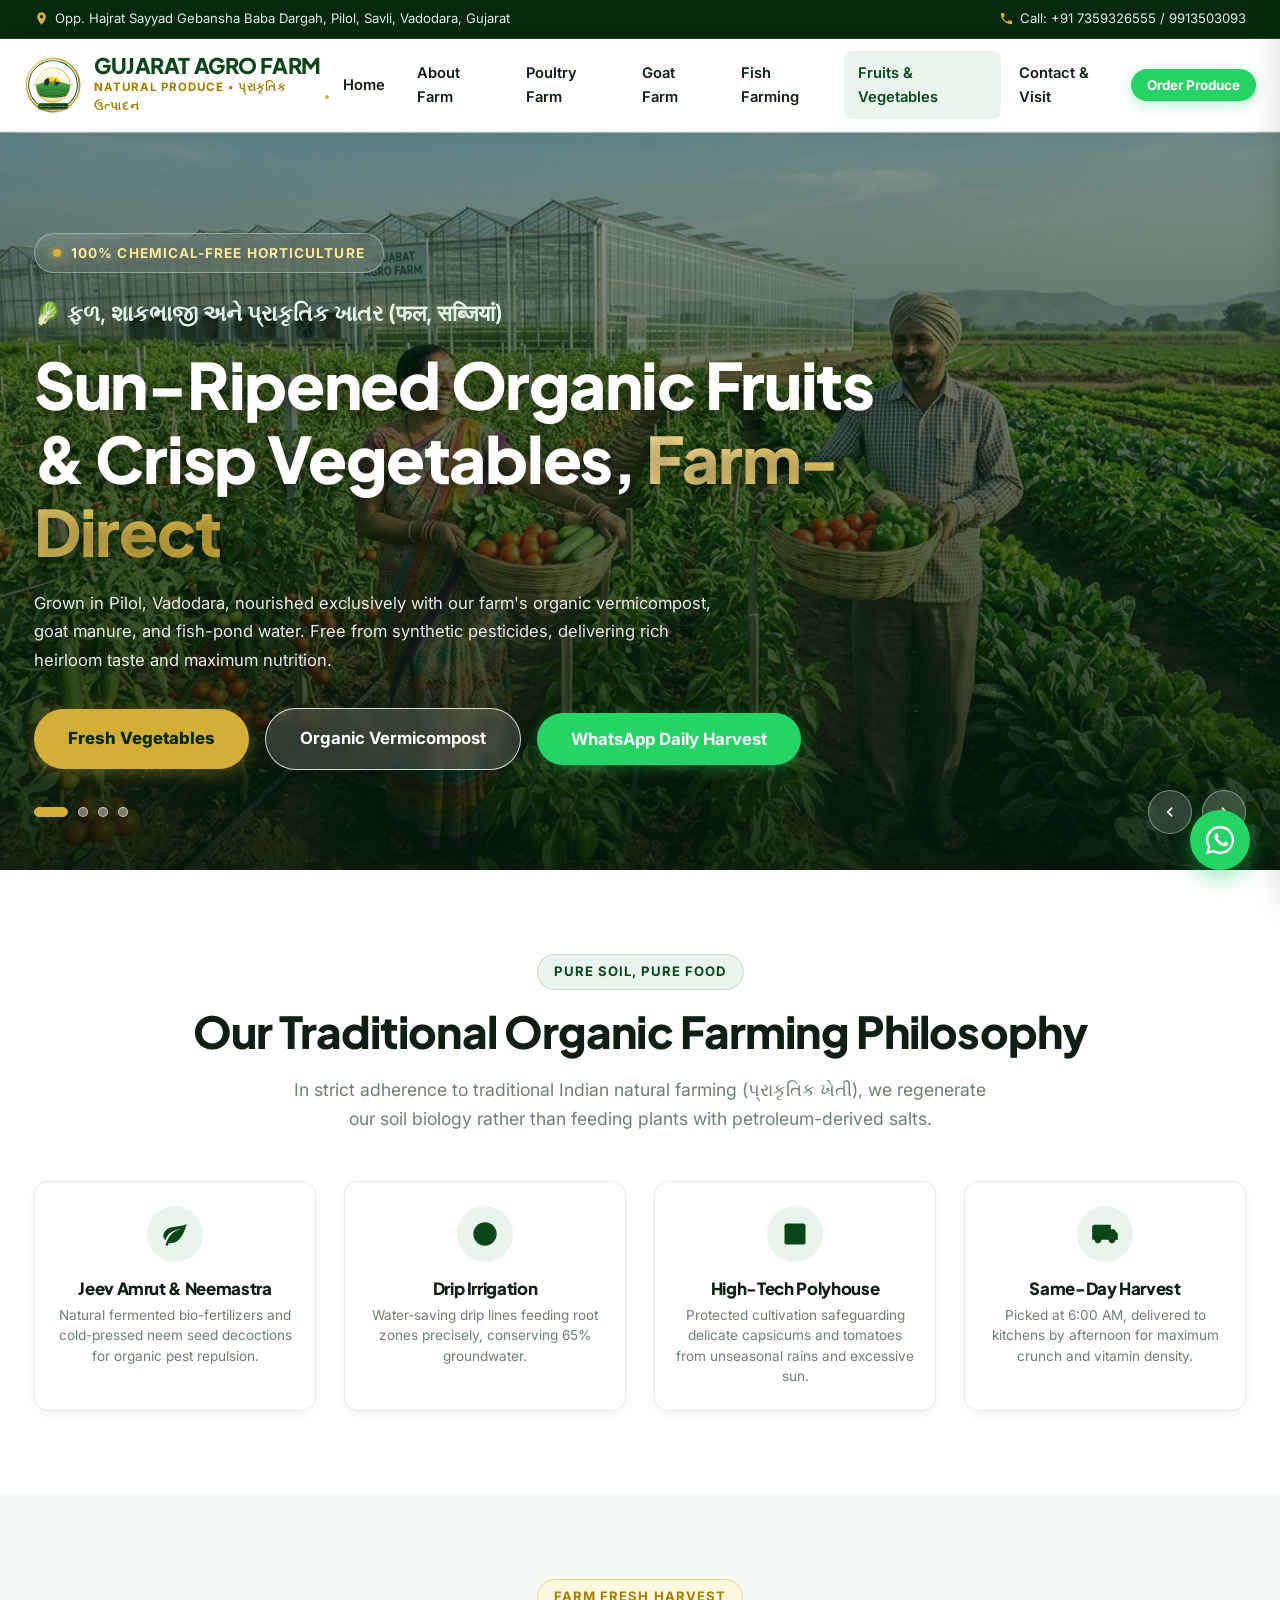
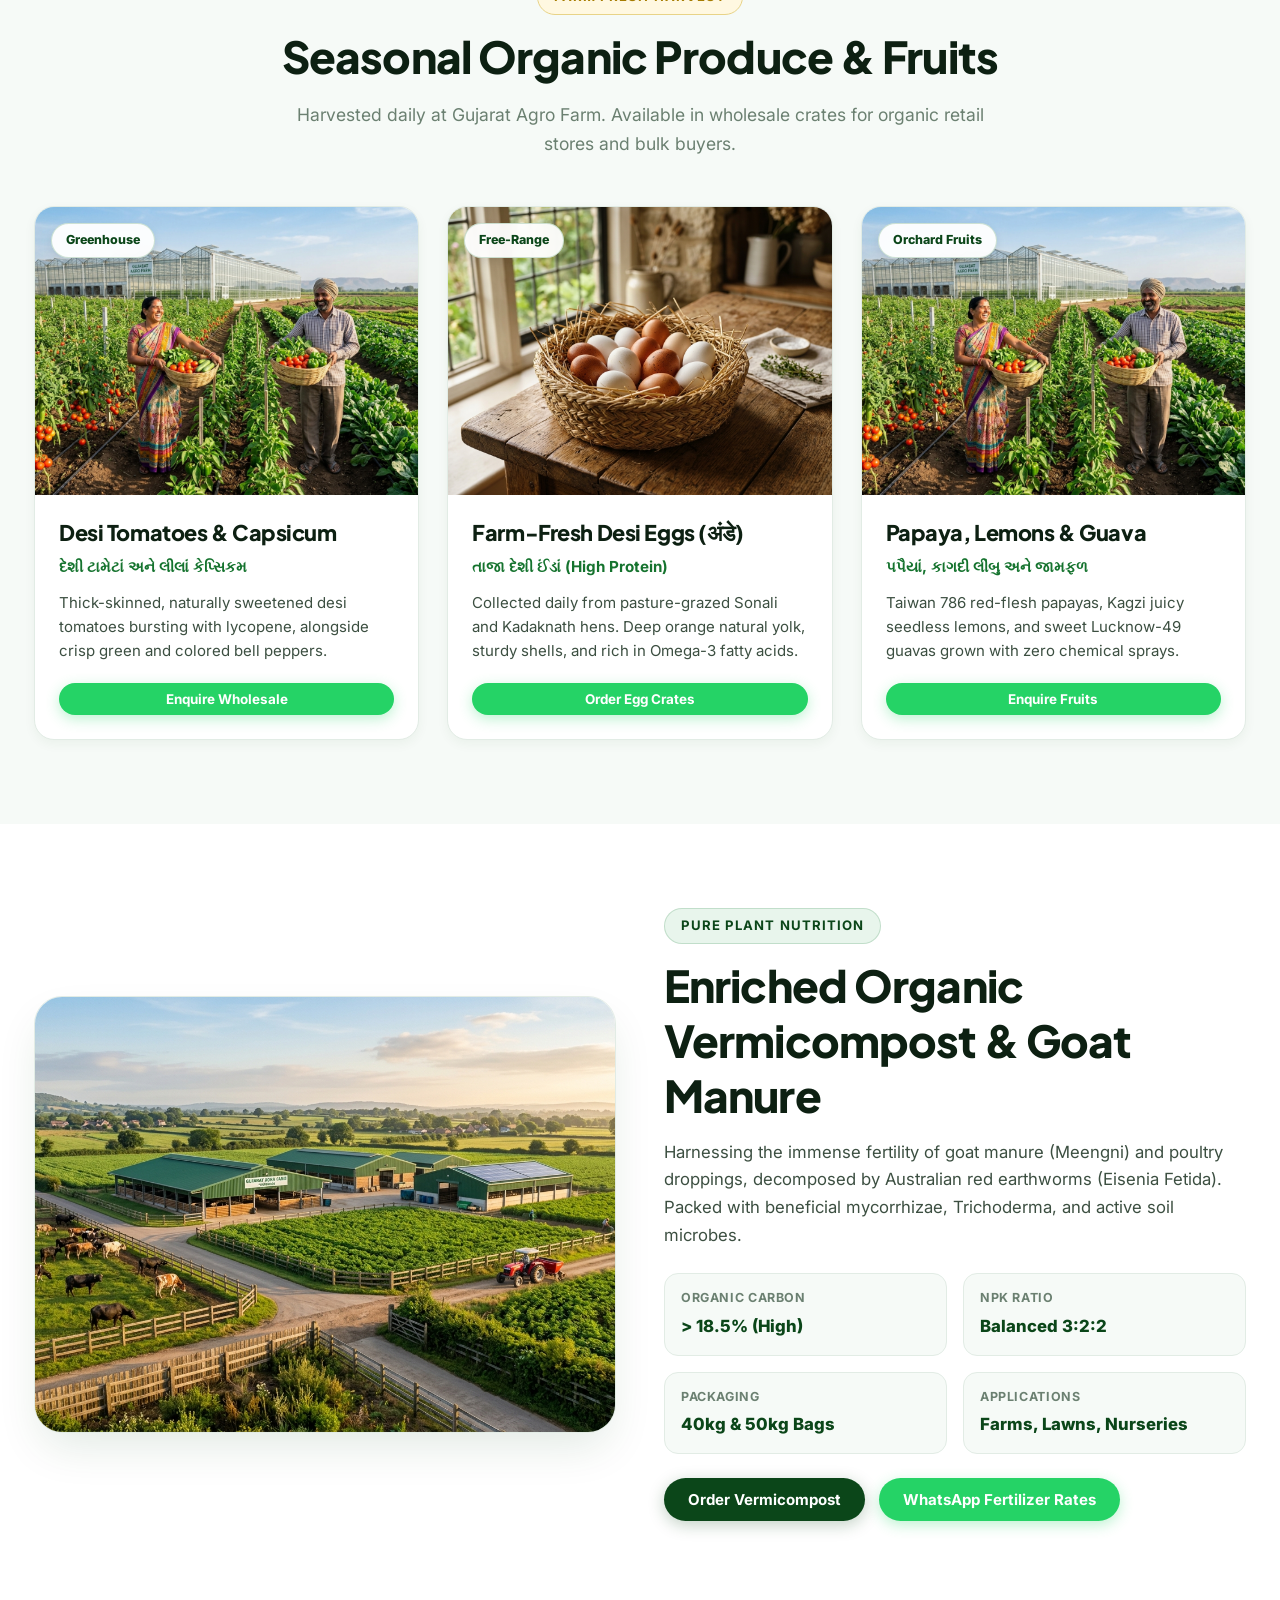
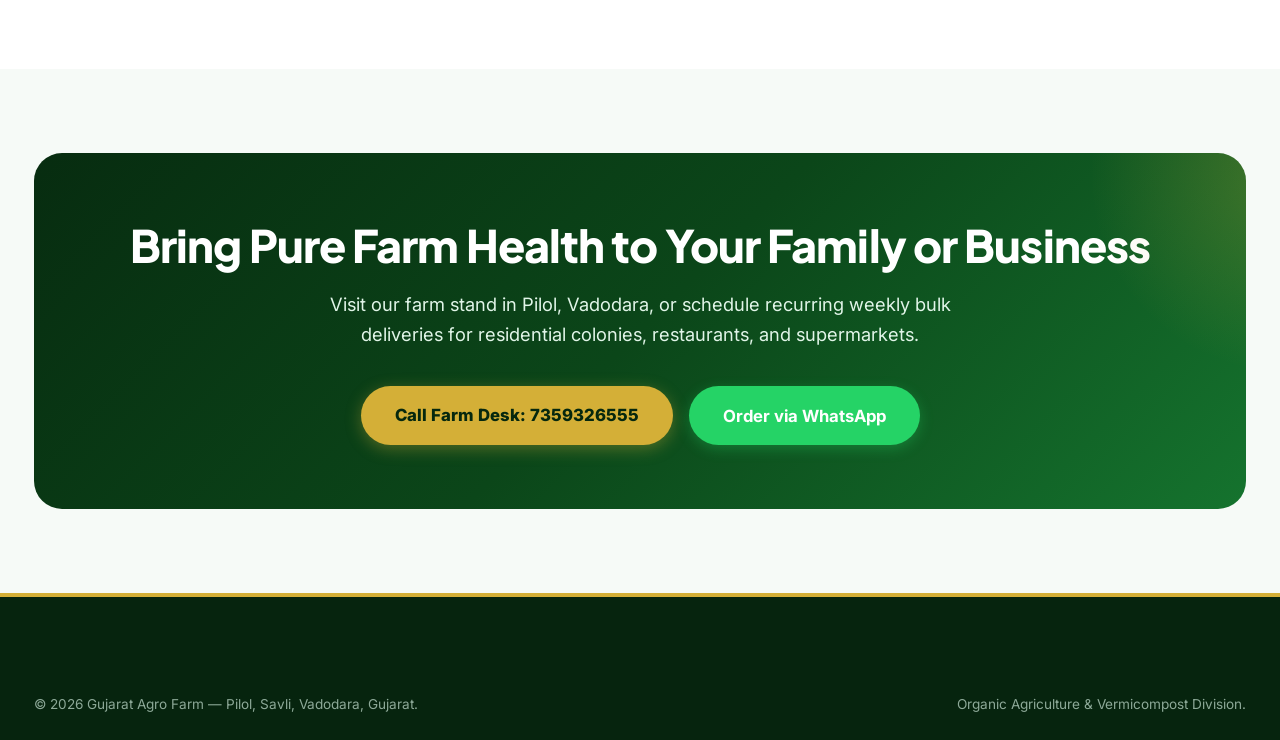
<file: fruits-vegetables.html>
<!DOCTYPE html>
<html lang="en">
<head>
  <meta charset="UTF-8">
  <meta name="viewport" content="width=device-width, initial-scale=1.0">
  <title>Organic Fruits, Vegetables & Natural Farming — Gujarat Agro Farm Vadodara</title>
  <meta name="description" content="100% Natural organic farming in Pilol, Vadodara. Fresh vegetables, greenhouse bell peppers, desi tomatoes, papaya orchards, farm-fresh eggs, and rich vermicompost fertilizer.">
  <link rel="stylesheet" href="styles/main.css">
</head>
<body>

  <!-- Top Bar -->
  <div class="topbar">
    <div class="container topbar-content">
      <div class="topbar-left">
        <span class="topbar-item">
          <svg viewBox="0 0 24 24"><path d="M12 2C8.13 2 5 5.13 5 9c0 5.25 7 13 7 13s7-7.75 7-13c0-3.87-3.13-7-7-7zm0 9.5c-1.38 0-2.5-1.12-2.5-2.5s1.12-2.5 2.5-2.5 2.5 1.12 2.5 2.5-1.12 2.5-2.5 2.5z"/></svg>
          Opp. Hajrat Sayyad Gebansha Baba Dargah, Pilol, Savli, Vadodara, Gujarat
        </span>
      </div>
      <div class="topbar-right">
        <a href="tel:+917359326555" class="topbar-item">
          <svg viewBox="0 0 24 24"><path d="M6.62 10.79c1.44 2.83 3.76 5.14 6.59 6.59l2.2-2.2c.27-.27.67-.36 1.02-.24 1.12.37 2.33.57 3.57.57.55 0 1 .45 1 1V20c0 .55-.45 1-1 1-9.39 0-17-7.61-17-17 0-.55.45-1 1-1h3.5c.55 0 1 .45 1 1 0 1.25.2 2.45.57 3.57.11.35.03.74-.25 1.02l-2.2 2.2z"/></svg>
          Call: +91 7359326555 / 9913503093
        </a>
      </div>
    </div>
  </div>

  <!-- Header -->
  <header class="site-header">
    <div class="nav-container">
      <a href="index.html" class="brand-logo-wrap">
        <img src="assets/logo.svg" alt="Emblem" class="brand-logo-img">
        <div class="brand-text">
          <span class="brand-title">GUJARAT AGRO FARM</span>
          <span class="brand-slogan">Natural Produce • પ્રાકૃતિક ઉત્પાદન</span>
        </div>
      </a>

      <nav class="nav-menu">
        <div class="nav-item"><a href="index.html" class="nav-link">Home</a></div>
        <div class="nav-item"><a href="about.html" class="nav-link">About Farm</a></div>
        <div class="nav-item"><a href="poultry.html" class="nav-link">Poultry Farm</a></div>
        <div class="nav-item"><a href="goat-farm.html" class="nav-link">Goat Farm</a></div>
        <div class="nav-item"><a href="fish-farming.html" class="nav-link">Fish Farming</a></div>
        <div class="nav-item"><a href="fruits-vegetables.html" class="nav-link active">Fruits & Vegetables</a></div>
        <div class="nav-item"><a href="contact.html" class="nav-link">Contact & Visit</a></div>
      </nav>

      <div class="nav-actions">
        <button class="btn btn-whatsapp btn-sm" data-enquire="Fresh Produce">Order Produce</button>
        <button class="mobile-toggle" aria-label="Toggle Menu"><svg viewBox="0 0 24 24" fill="none" stroke-width="2"><path d="M4 6h16M4 12h16M4 18h16"/></svg></button>
      </div>
    </div>
  </header>

  <!-- Mobile Drawer -->
  <div class="mobile-nav-drawer">
    <div class="drawer-header">
      <div class="brand-logo-wrap">
        <img src="assets/logo.svg" alt="Logo" class="brand-logo-img" style="width: 44px; height: 44px;">
        <span class="brand-title" style="font-size: 1.15rem;">GUJARAT AGRO</span>
      </div>
      <button class="drawer-close" style="background:none; border:none; font-size:2rem; cursor:pointer;">&times;</button>
    </div>
    <ul class="drawer-links">
      <li><a href="index.html" class="drawer-link">Home</a></li>
      <li><a href="poultry.html" class="drawer-link">Poultry Farm</a></li>
      <li><a href="goat-farm.html" class="drawer-link">Goat Farm</a></li>
      <li><a href="fish-farming.html" class="drawer-link">Fish Farming</a></li>
      <li><a href="fruits-vegetables.html" class="drawer-link active">Fruits & Vegetables</a></li>
      <li><a href="contact.html" class="drawer-link">Contact & Visit</a></li>
    </ul>
  </div>

  <!-- HERO SLIDESHOW (3-SECOND AUTO TRANSITION) -->
  <section class="hero-slider-section">
    <div class="hero-slider-container">
      <div class="hero-slide active">
        <img src="assets/images/greenhouse-produce.jpg" alt="Greenhouse Produce Harvest" class="hero-slide-img">
      </div>
      <div class="hero-slide">
        <img src="assets/images/farm-fresh-eggs.jpg" alt="Organic Eggs in Straw Nest" class="hero-slide-img">
      </div>
      <div class="hero-slide">
        <img src="assets/images/hero-farm-landscape.jpg" alt="Lush Green Crop Fields" class="hero-slide-img">
      </div>
      <div class="hero-slide">
        <img src="assets/images/farm-entrance.jpg" alt="Gujarat Agro Farm Grounds" class="hero-slide-img">
      </div>
    </div>
    <div class="hero-overlay"></div>

    <div class="container">
      <div class="hero-content">
        <div class="hero-badge-wrap">
          <span class="hero-badge-pulse"></span>
          <span class="hero-badge-text">100% CHEMICAL-FREE HORTICULTURE</span>
        </div>
        <div class="hero-slogan-indic">
          <span>🥬 ફળ, શાકભાજી અને પ્રાકૃતિક ખાતર (फल, सब्जियां)</span>
        </div>
        <h1 class="hero-title">
          Sun-Ripened Organic Fruits &amp; Crisp Vegetables, <span class="gold-highlight">Farm-Direct</span>
        </h1>
        <p class="hero-description">
          Grown in Pilol, Vadodara, nourished exclusively with our farm's organic vermicompost, goat manure, and fish-pond water. Free from synthetic pesticides, delivering rich heirloom taste and maximum nutrition.
        </p>
        <div class="hero-cta-group">
          <a href="#vegetables" class="btn btn-gold btn-lg">Fresh Vegetables</a>
          <a href="#fertilizer" class="btn btn-outline-white btn-lg">Organic Vermicompost</a>
          <button class="btn btn-whatsapp btn-lg" data-enquire="Farm Fresh Vegetables">WhatsApp Daily Harvest</button>
        </div>
      </div>
    </div>

    <!-- 3-Second Slider Controls -->
    <div class="slider-controls">
      <div class="container slider-controls-inner">
        <div class="slider-indicators">
          <span class="slider-dot active" data-slide="0"></span>
          <span class="slider-dot" data-slide="1"></span>
          <span class="slider-dot" data-slide="2"></span>
          <span class="slider-dot" data-slide="3"></span>
        </div>
        <div class="slider-nav-arrows">
          <button class="slider-arrow-btn slider-prev" aria-label="Previous"><svg viewBox="0 0 24 24"><path d="M15.41 7.41L14 6l-6 6 6 6 1.41-1.41L10.83 12z"/></svg></button>
          <button class="slider-arrow-btn slider-next" aria-label="Next"><svg viewBox="0 0 24 24"><path d="M10 6L8.59 7.41 13.17 12l-4.58 4.59L10 18l6-6z"/></svg></button>
        </div>
      </div>
    </div>
  </section>

  <!-- NATURAL FARMING PILLARS -->
  <section class="section-padding bg-white">
    <div class="container">
      <div class="text-center">
        <span class="section-tag">Pure Soil, Pure Food</span>
        <h2 class="section-heading">Our Traditional Organic Farming Philosophy</h2>
        <p class="section-subtitle">
          In strict adherence to traditional Indian natural farming (પ્રાકૃતિક ખેતી), we regenerate our soil biology rather than feeding plants with petroleum-derived salts.
        </p>
      </div>

      <div class="categories-grid" style="grid-template-columns: repeat(auto-fit, minmax(250px, 1fr));">
        <div class="trust-card">
          <div class="trust-icon-wrap"><svg viewBox="0 0 24 24"><path d="M17 8C8 10 5.9 16.17 3.82 21.34L5.71 22l1-2.3A4.49 4.49 0 0 0 8 20C19 20 22 3 22 3c-1 2-8 2.25-13 3.25S2 11.5 2 13.5s1.75 3.75 1.75 3.75C7 8 17 8 17 8z"/></svg></div>
          <h3 class="trust-title">Jeev Amrut & Neemastra</h3>
          <p class="trust-desc">Natural fermented bio-fertilizers and cold-pressed neem seed decoctions for organic pest repulsion.</p>
        </div>
        <div class="trust-card">
          <div class="trust-icon-wrap"><svg viewBox="0 0 24 24"><path d="M12 2C6.48 2 2 6.48 2 12s4.48 10 10 10 10-4.48 10-10S17.52 2 12 2z"/></svg></div>
          <h3 class="trust-title">Drip Irrigation</h3>
          <p class="trust-desc">Water-saving drip lines feeding root zones precisely, conserving 65% groundwater.</p>
        </div>
        <div class="trust-card">
          <div class="trust-icon-wrap"><svg viewBox="0 0 24 24"><path d="M19 3H5c-1.1 0-2 .9-2 2v14c0 1.1.9 2 2 2h14c1.1 0 2-.9 2-2V5c0-1.1-.9-2-2-2z"/></svg></div>
          <h3 class="trust-title">High-Tech Polyhouse</h3>
          <p class="trust-desc">Protected cultivation safeguarding delicate capsicums and tomatoes from unseasonal rains and excessive sun.</p>
        </div>
        <div class="trust-card">
          <div class="trust-icon-wrap"><svg viewBox="0 0 24 24"><path d="M20 8h-3V4H3c-1.1 0-2 .9-2 2v11h2c0 1.66 1.34 3 3 3s3-1.34 3-3h6c0 1.66 1.34 3 3 3s3-1.34 3-3h2v-5l-3-4z"/></svg></div>
          <h3 class="trust-title">Same-Day Harvest</h3>
          <p class="trust-desc">Picked at 6:00 AM, delivered to kitchens by afternoon for maximum crunch and vitamin density.</p>
        </div>
      </div>
    </div>
  </section>

  <!-- PRODUCE HARVEST SHOWCASE -->
  <section id="vegetables" class="section-padding bg-subtle">
    <div class="container">
      <div class="text-center">
        <span class="section-tag gold">Farm Fresh Harvest</span>
        <h2 class="section-heading">Seasonal Organic Produce & Fruits</h2>
        <p class="section-subtitle">
          Harvested daily at Gujarat Agro Farm. Available in wholesale crates for organic retail stores and bulk buyers.
        </p>
      </div>

      <div class="categories-grid" style="grid-template-columns: repeat(auto-fit, minmax(280px, 1fr));">
        <div class="category-card">
          <div class="card-img-wrap">
            <img src="assets/images/greenhouse-produce.jpg" alt="Organic Tomatoes and Capsicum" class="card-img">
            <span class="card-badge">Greenhouse</span>
          </div>
          <div class="card-body">
            <h3 class="card-title">Desi Tomatoes & Capsicum</h3>
            <div class="card-indic">દેશી ટામેટાં અને લીલાં કેપ્સિકમ</div>
            <p class="card-desc">
              Thick-skinned, naturally sweetened desi tomatoes bursting with lycopene, alongside crisp green and colored bell peppers.
            </p>
            <button class="btn btn-whatsapp btn-sm" data-enquire="Tomatoes & Capsicum Bulk">Enquire Wholesale</button>
          </div>
        </div>

        <div class="category-card">
          <div class="card-img-wrap">
            <img src="assets/images/farm-fresh-eggs.jpg" alt="Desi Farm Eggs" class="card-img">
            <span class="card-badge">Free-Range</span>
          </div>
          <div class="card-body">
            <h3 class="card-title">Farm-Fresh Desi Eggs (अंडे)</h3>
            <div class="card-indic">તાજા દેશી ઈંડાં (High Protein)</div>
            <p class="card-desc">
              Collected daily from pasture-grazed Sonali and Kadaknath hens. Deep orange natural yolk, sturdy shells, and rich in Omega-3 fatty acids.
            </p>
            <button class="btn btn-whatsapp btn-sm" data-enquire="Desi Eggs Daily Crates">Order Egg Crates</button>
          </div>
        </div>

        <div class="category-card">
          <div class="card-img-wrap">
            <img src="assets/images/greenhouse-produce.jpg" alt="Fresh Fruits Orchard" class="card-img">
            <span class="card-badge">Orchard Fruits</span>
          </div>
          <div class="card-body">
            <h3 class="card-title">Papaya, Lemons & Guava</h3>
            <div class="card-indic">પપૈયાં, કાગદી લીંબુ અને જામફળ</div>
            <p class="card-desc">
              Taiwan 786 red-flesh papayas, Kagzi juicy seedless lemons, and sweet Lucknow-49 guavas grown with zero chemical sprays.
            </p>
            <button class="btn btn-whatsapp btn-sm" data-enquire="Organic Fruits Bulk">Enquire Fruits</button>
          </div>
        </div>
      </div>
    </div>
  </section>

  <!-- ORGANIC VERMICOMPOST -->
  <section id="fertilizer" class="section-padding bg-white">
    <div class="container">
      <div class="breed-showcase-row">
        <div class="breed-showcase-gallery">
          <img src="assets/images/hero-farm-landscape.jpg" alt="Farm Organic Compost Fields" class="breed-showcase-img">
        </div>
        <div class="breed-showcase-text">
          <span class="section-tag">Pure Plant Nutrition</span>
          <h2 class="section-heading">Enriched Organic Vermicompost & Goat Manure</h2>
          <p style="font-size: 1.05rem; color: var(--text-body); margin-bottom: 18px;">
            Harnessing the immense fertility of goat manure (Meengni) and poultry droppings, decomposed by Australian red earthworms (Eisenia Fetida). Packed with beneficial mycorrhizae, Trichoderma, and active soil microbes.
          </p>

          <div class="breed-specs-grid">
            <div class="spec-box"><div class="spec-label">Organic Carbon</div><div class="spec-value">&gt; 18.5% (High)</div></div>
            <div class="spec-box"><div class="spec-label">NPK Ratio</div><div class="spec-value">Balanced 3:2:2</div></div>
            <div class="spec-box"><div class="spec-label">Packaging</div><div class="spec-value">40kg & 50kg Bags</div></div>
            <div class="spec-box"><div class="spec-label">Applications</div><div class="spec-value">Farms, Lawns, Nurseries</div></div>
          </div>

          <div style="display: flex; gap: 14px; flex-wrap: wrap;">
            <button class="btn btn-primary" data-enquire="Vermicompost 50kg Bags">Order Vermicompost</button>
            <button class="btn btn-whatsapp" data-enquire="Goat Manure Bulk">WhatsApp Fertilizer Rates</button>
          </div>
        </div>
      </div>
    </div>
  </section>

  <!-- CTA -->
  <section class="section-padding bg-subtle">
    <div class="container">
      <div class="cta-banner">
        <h2 class="cta-banner-title">Bring Pure Farm Health to Your Family or Business</h2>
        <p class="cta-banner-desc">
          Visit our farm stand in Pilol, Vadodara, or schedule recurring weekly bulk deliveries for residential colonies, restaurants, and supermarkets.
        </p>
        <div style="display: flex; gap: 16px; justify-content: center; flex-wrap: wrap;">
          <a href="tel:+917359326555" class="btn btn-gold btn-lg">Call Farm Desk: 7359326555</a>
          <button class="btn btn-whatsapp btn-lg" data-enquire="Organic Veggies Order">Order via WhatsApp</button>
        </div>
      </div>
    </div>
  </section>

  <!-- Footer -->
  <footer class="site-footer">
    <div class="container">
      <div class="footer-bottom">
        <div>&copy; 2026 Gujarat Agro Farm — Pilol, Savli, Vadodara, Gujarat.</div>
        <div>Organic Agriculture & Vermicompost Division.</div>
      </div>
    </div>
  </footer>

  <!-- Floating WhatsApp -->
  <a href="https://wa.me/917359326555?text=Namaste%20Gujarat%20Agro%20Farm,%20I%20want%20to%20order%20organic%20vegetables%20or%20vermicompost." target="_blank" class="floating-whatsapp" aria-label="WhatsApp">
    <svg viewBox="0 0 24 24"><path d="M12.04 2C6.58 2 2.13 6.45 2.13 11.91C2.13 13.66 2.59 15.36 3.45 16.86L2.05 22L7.3 20.62C8.75 21.41 10.38 21.83 12.04 21.83C17.5 21.83 21.95 17.38 21.95 11.92C21.95 9.27 20.92 6.78 19.05 4.91C17.18 3.03 14.69 2 12.04 2M12.05 3.67C14.25 3.67 16.31 4.53 17.87 6.09C19.42 7.65 20.28 9.72 20.28 11.92C20.28 16.46 16.58 20.15 12.04 20.15C10.56 20.15 9.11 19.76 7.85 19L7.55 18.83L4.43 19.65L5.26 16.61L5.06 16.29C4.24 15 3.8 13.47 3.8 11.91C3.81 7.37 7.5 3.67 12.05 3.67M9.53 7.34C9.36 7.34 9.09 7.4 8.87 7.65C8.65 7.9 8.03 8.48 8.03 9.67C8.03 10.86 8.9 12 9.02 12.16C9.14 12.33 10.73 14.77 13.16 15.82C13.74 16.07 14.19 16.22 14.54 16.33C15.12 16.51 15.65 16.49 16.07 16.43C16.54 16.36 17.51 15.84 17.72 15.26C17.92 14.68 17.92 14.18 17.86 14.07C17.8 13.97 17.65 13.91 17.43 13.8C17.2 13.69 16.1 13.15 15.89 13.08C15.69 13 15.54 12.96 15.4 13.19C15.25 13.41 14.83 13.91 14.7 14.07C14.58 14.22 14.45 14.24 14.23 14.13C14 14.02 13.06 13.71 11.95 12.72C11.08 11.95 10.5 11 10.37 10.78C10.25 10.56 10.36 10.44 10.47 10.33C10.57 10.23 10.7 10.05 10.81 9.92C10.93 9.8 10.97 9.7 11.05 9.55C11.12 9.4 11.08 9.27 11.03 9.16C10.97 9.05 10.55 8.02 10.37 7.6C10.2 7.18 10.03 7.24 9.89 7.24C9.76 7.23 9.61 7.23 9.46 7.23L9.53 7.34Z"/></svg>
  </a>

  <!-- Mobile Sticky Bar -->
  <div class="mobile-sticky-bar">
    <div class="mobile-sticky-inner">
      <a href="tel:+917359326555" class="btn btn-primary btn-sm">Call Farm</a>
      <a href="https://wa.me/917359326555?text=Namaste%20Gujarat%20Agro%20Farm,%20I%20want%20to%20order%20produce." target="_blank" class="btn btn-whatsapp btn-sm">WhatsApp Order</a>
    </div>
  </div>

  <!-- Inquiry Modal -->
  <div id="inquiryModal" class="modal-backdrop">
    <div class="modal-card">
      <div class="modal-header">
        <h3 class="modal-title">Produce & Fertilizer Inquiry</h3>
        <button class="modal-close">&times;</button>
      </div>
      <div class="modal-body">
        <form id="inquiryForm">
          <div class="form-group">
            <label class="form-label" for="modalBreedSelect">Select Item</label>
            <select id="modalBreedSelect" class="form-control" required>
              <option value="Organic Desi Tomatoes & Capsicum (Crates)">Desi Tomatoes & Capsicum (Wholesale Crates)</option>
              <option value="Farm-Fresh Desi Eggs (Daily Crates)">Farm-Fresh Desi Eggs (Daily Crates)</option>
              <option value="Organic Papaya & Fruits">Organic Papaya & Citrus Fruits</option>
              <option value="Enriched Organic Vermicompost (50kg Bags)">Organic Vermicompost (50kg Bags)</option>
              <option value="Aged Goat Manure Fertilizer">Aged Goat Manure Fertilizer</option>
            </select>
          </div>
          <div class="form-group">
            <label class="form-label" for="modalQty">Quantity Required</label>
            <input type="text" id="modalQty" class="form-control" placeholder="e.g. 5 Crates / 20 Bags" required>
          </div>
          <div class="form-group">
            <label class="form-label" for="modalName">Your Name</label>
            <input type="text" id="modalName" class="form-control" placeholder="Full Name" required>
          </div>
          <div class="form-group">
            <label class="form-label" for="modalPhone">Phone / WhatsApp</label>
            <input type="tel" id="modalPhone" class="form-control" placeholder="Mobile Number" required>
          </div>
          <div class="form-group">
            <label class="form-label" for="modalCity">City / Location</label>
            <input type="text" id="modalCity" class="form-control" placeholder="Delivery Address" required>
          </div>
          <button type="submit" class="btn btn-whatsapp" style="width: 100%; padding: 14px;">Submit Order on WhatsApp</button>
        </form>
      </div>
    </div>
  </div>

  <script src="js/main.js"></script>
</body>
</html>
</file>
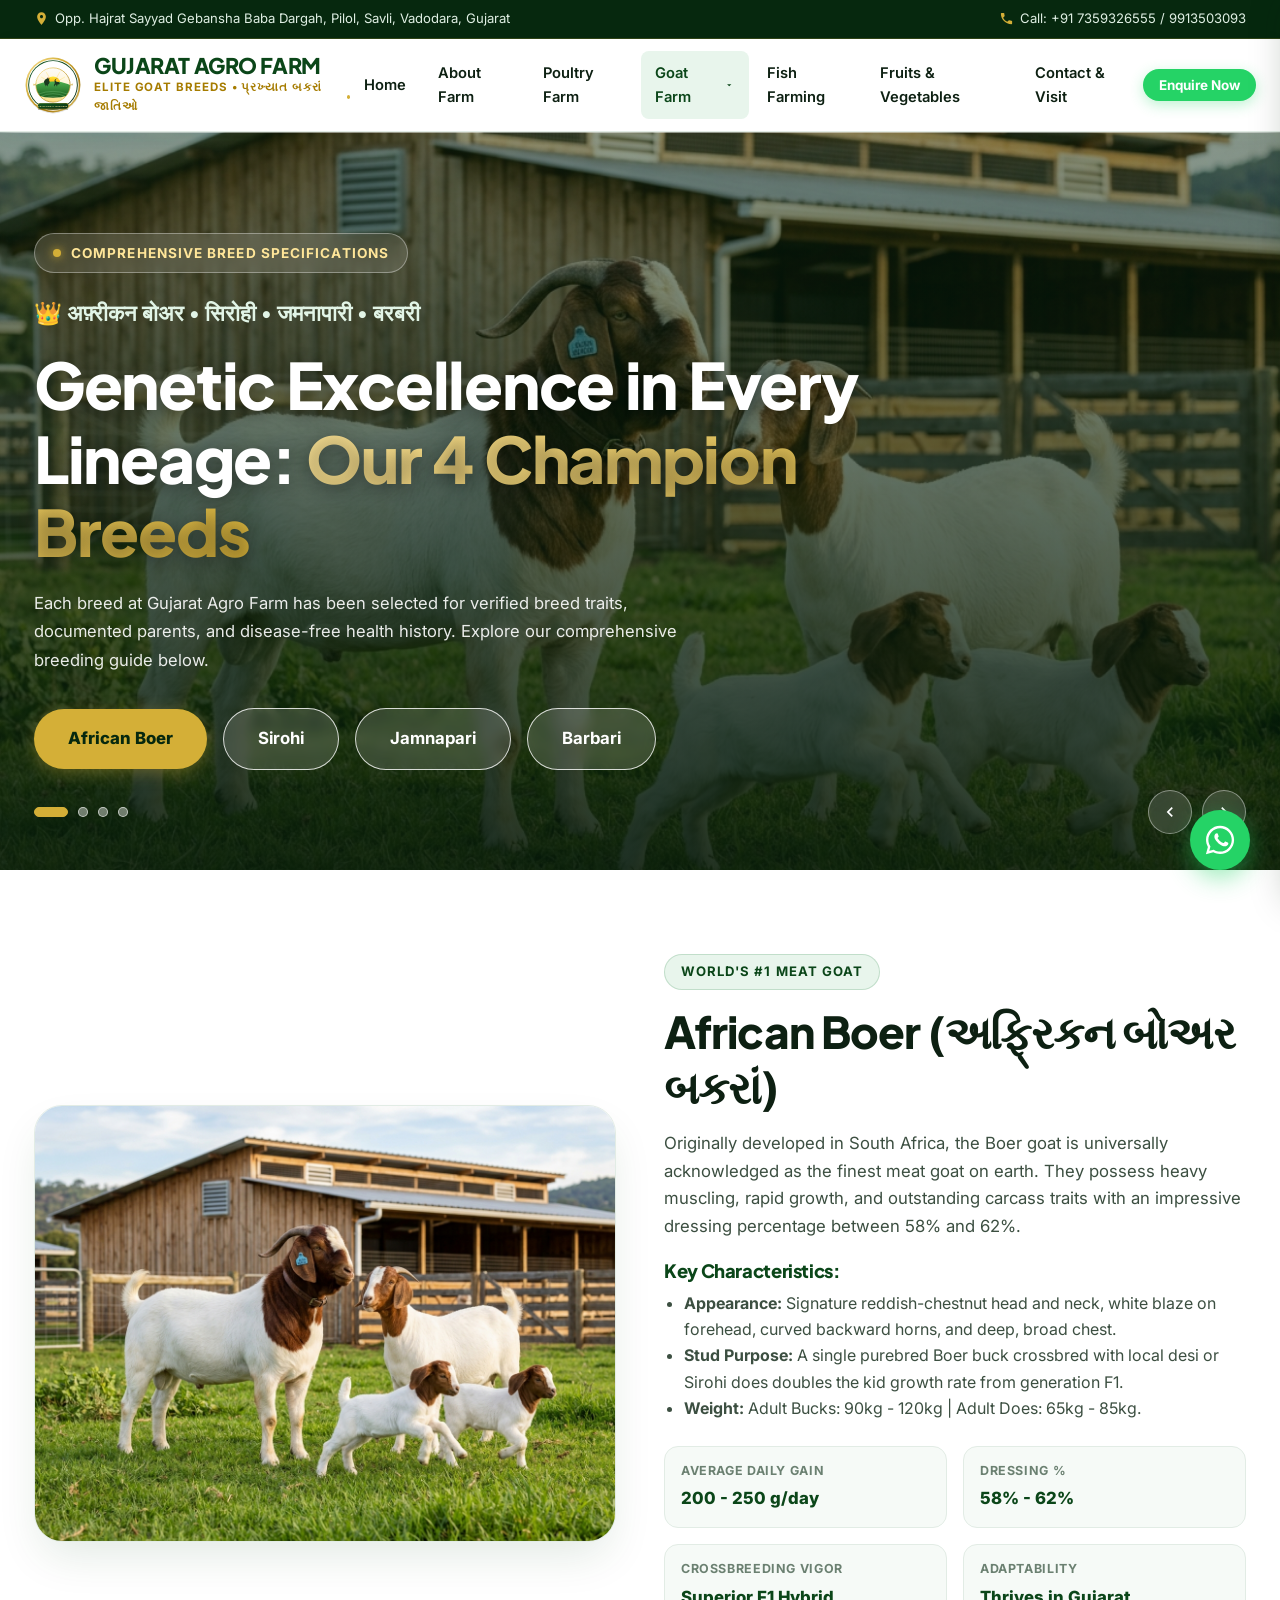
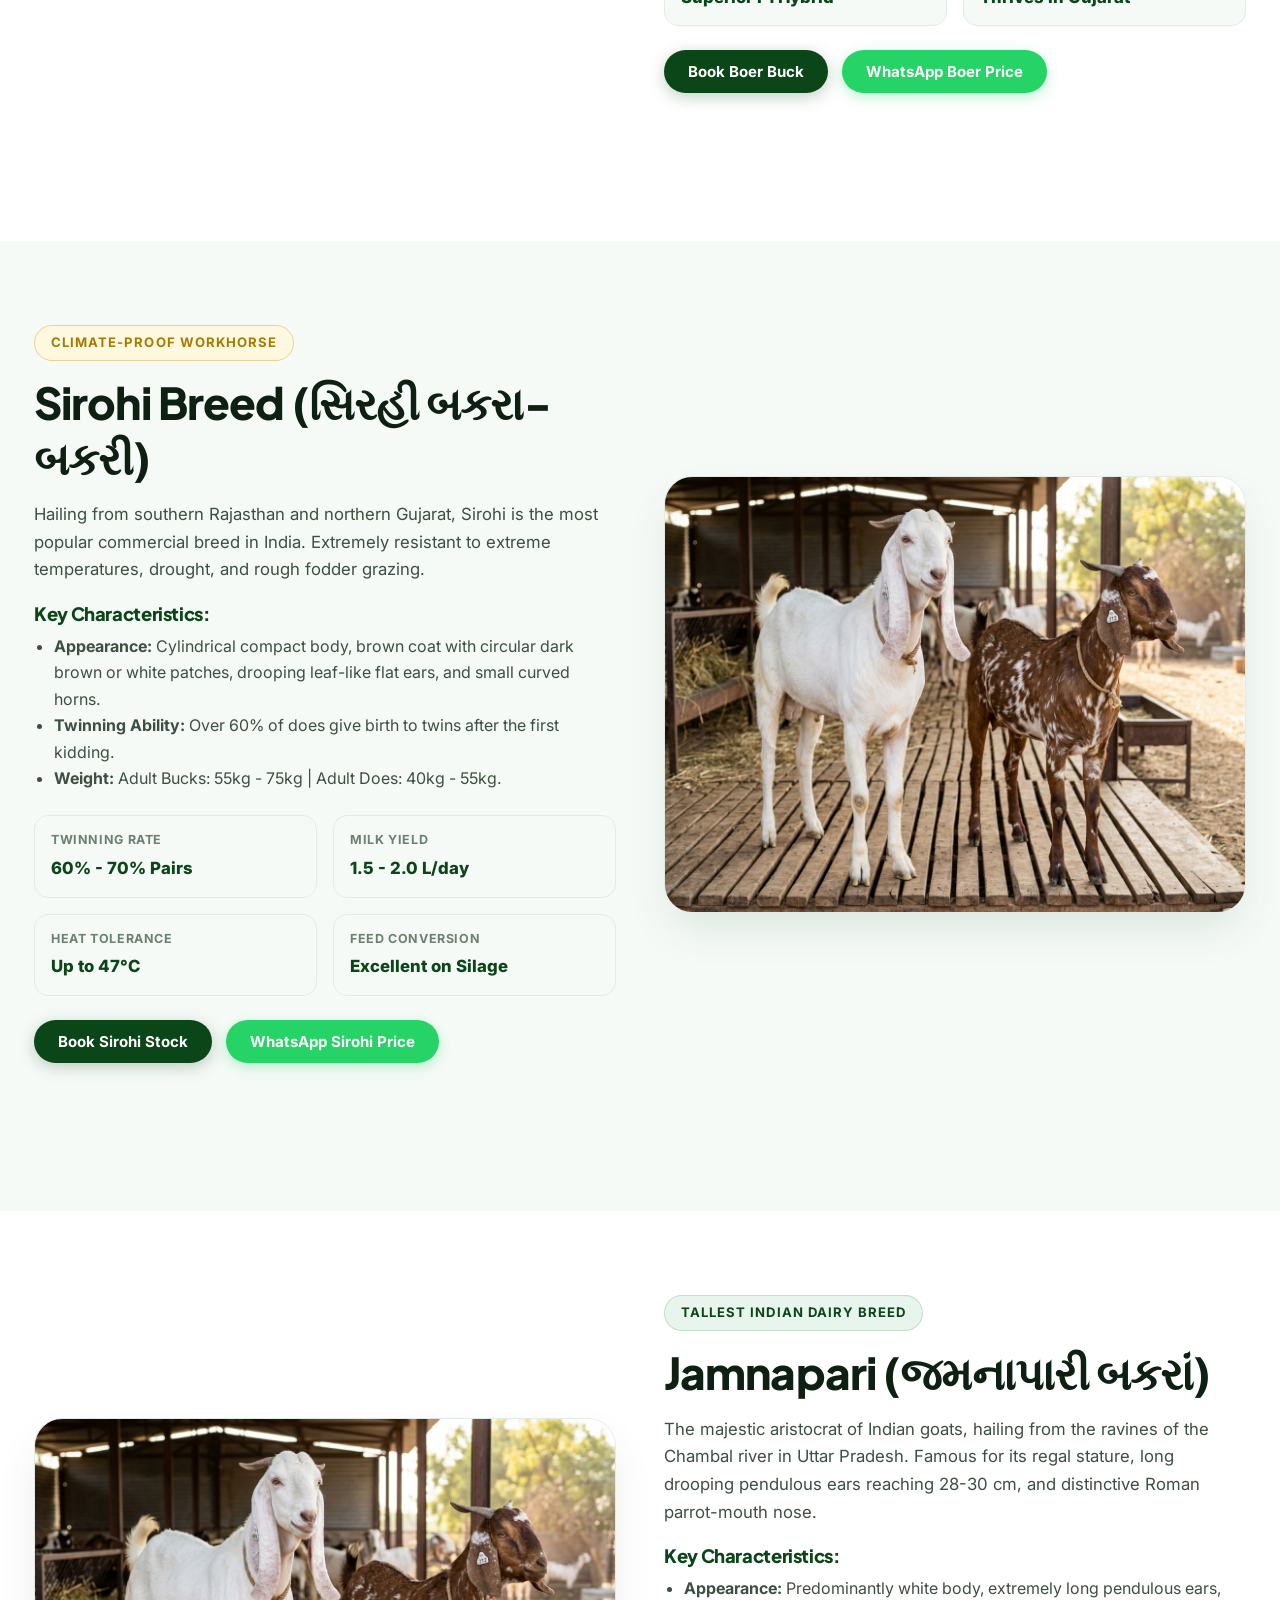
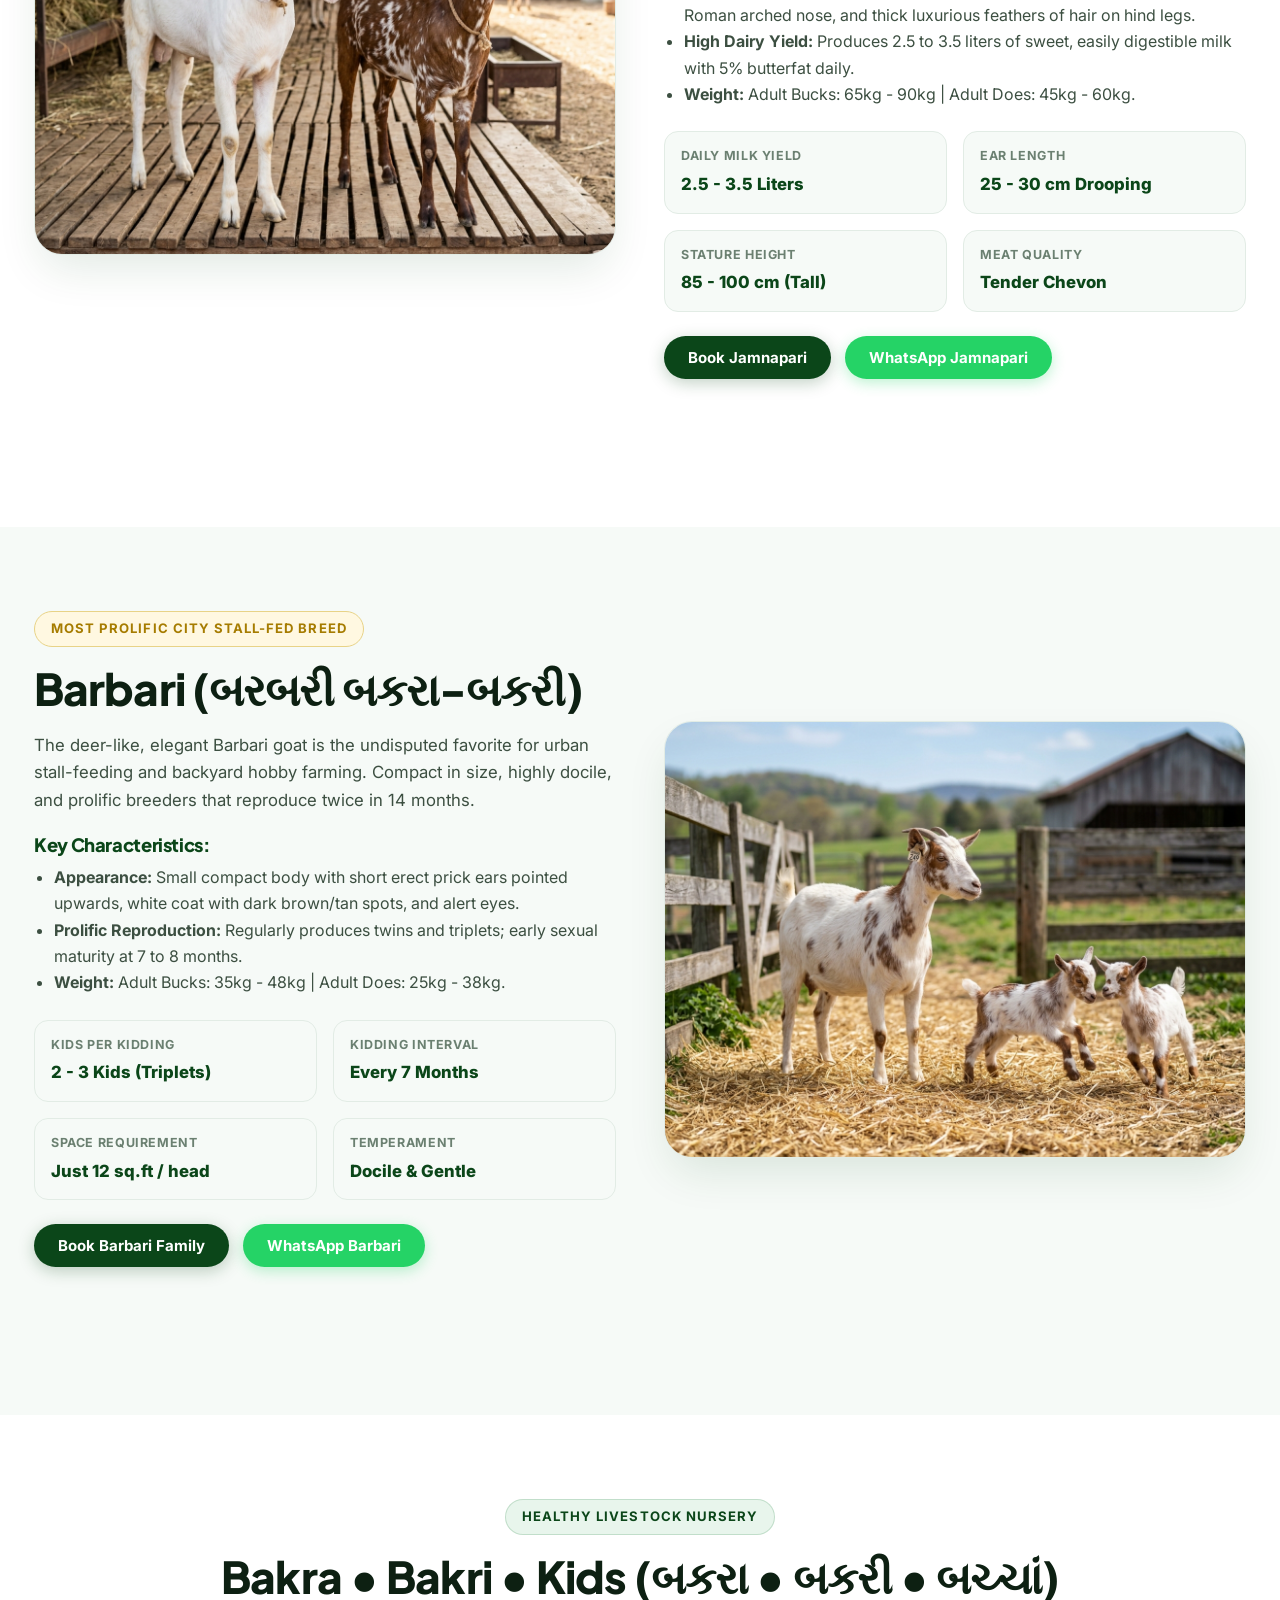
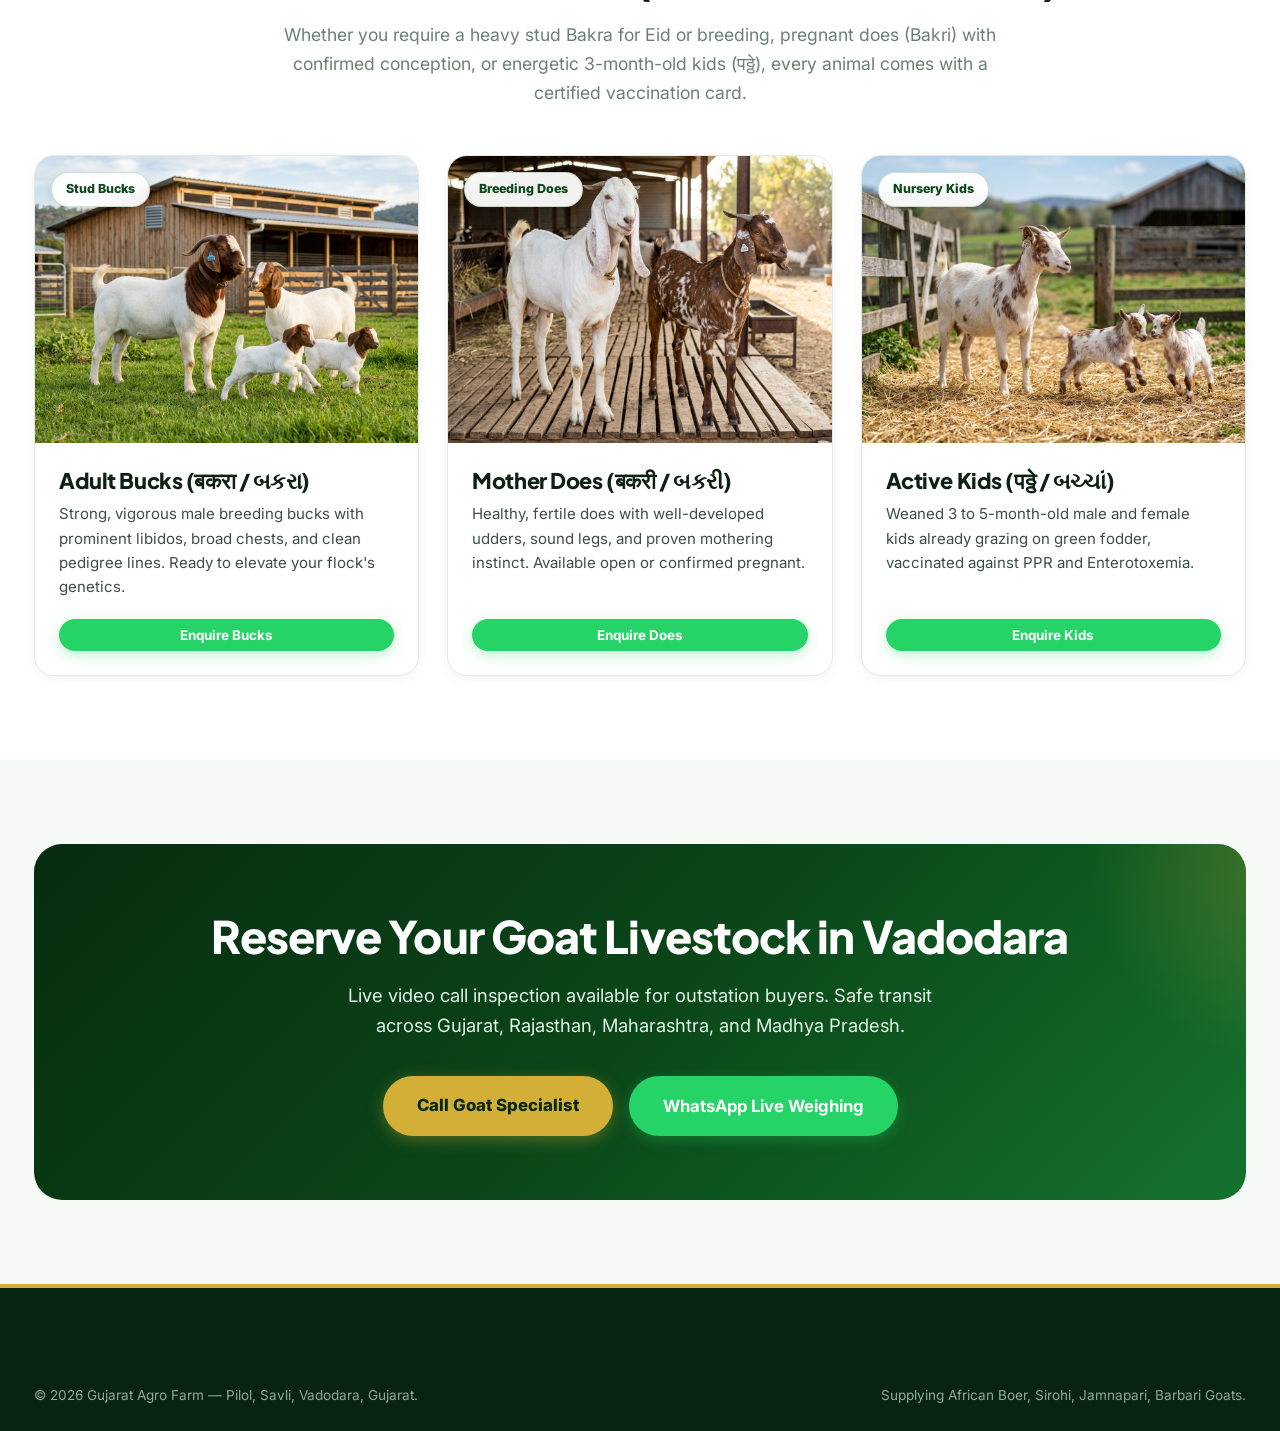
<file: goat-breeds.html>
<!DOCTYPE html>
<html lang="en">
<head>
  <meta charset="UTF-8">
  <meta name="viewport" content="width=device-width, initial-scale=1.0">
  <title>Elite Goat Breeds Showcase — African Boer, Sirohi, Jamnapari, Barbari | Gujarat Agro Farm</title>
  <meta name="description" content="In-depth breed guide for African Boer, Sirohi, Jamnapari, and Barbari goats at Gujarat Agro Farm Vadodara. Pure pedigree bucks, pregnant does, and healthy active kids.">
  <link rel="stylesheet" href="styles/main.css">
</head>
<body>

  <!-- Top Bar -->
  <div class="topbar">
    <div class="container topbar-content">
      <div class="topbar-left">
        <span class="topbar-item">
          <svg viewBox="0 0 24 24"><path d="M12 2C8.13 2 5 5.13 5 9c0 5.25 7 13 7 13s7-7.75 7-13c0-3.87-3.13-7-7-7zm0 9.5c-1.38 0-2.5-1.12-2.5-2.5s1.12-2.5 2.5-2.5 2.5 1.12 2.5 2.5-1.12 2.5-2.5 2.5z"/></svg>
          Opp. Hajrat Sayyad Gebansha Baba Dargah, Pilol, Savli, Vadodara, Gujarat
        </span>
      </div>
      <div class="topbar-right">
        <a href="tel:+917359326555" class="topbar-item">
          <svg viewBox="0 0 24 24"><path d="M6.62 10.79c1.44 2.83 3.76 5.14 6.59 6.59l2.2-2.2c.27-.27.67-.36 1.02-.24 1.12.37 2.33.57 3.57.57.55 0 1 .45 1 1V20c0 .55-.45 1-1 1-9.39 0-17-7.61-17-17 0-.55.45-1 1-1h3.5c.55 0 1 .45 1 1 0 1.25.2 2.45.57 3.57.11.35.03.74-.25 1.02l-2.2 2.2z"/></svg>
          Call: +91 7359326555 / 9913503093
        </a>
      </div>
    </div>
  </div>

  <!-- Header -->
  <header class="site-header">
    <div class="nav-container">
      <a href="index.html" class="brand-logo-wrap">
        <img src="assets/logo.svg" alt="Emblem" class="brand-logo-img">
        <div class="brand-text">
          <span class="brand-title">GUJARAT AGRO FARM</span>
          <span class="brand-slogan">Elite Goat Breeds • પ્રખ્યાત બકરાં જાતિઓ</span>
        </div>
      </a>

      <nav class="nav-menu">
        <div class="nav-item"><a href="index.html" class="nav-link">Home</a></div>
        <div class="nav-item"><a href="about.html" class="nav-link">About Farm</a></div>
        <div class="nav-item"><a href="poultry.html" class="nav-link">Poultry Farm</a></div>
        <div class="nav-item">
          <a href="goat-farm.html" class="nav-link active">Goat Farm <svg class="chevron" viewBox="0 0 24 24"><path d="M7 10l5 5 5-5z"/></svg></a>
          <div class="dropdown-menu">
            <a href="goat-farm.html" class="dropdown-link">Goat Farm Overview</a>
            <a href="goat-breeds.html" class="dropdown-link">All Elite Goat Breeds</a>
            <a href="#boer" class="dropdown-link">African Boer Buck</a>
            <a href="#sirohi" class="dropdown-link">Sirohi Breed</a>
            <a href="#jamnapari" class="dropdown-link">Jamnapari Dairy Breed</a>
            <a href="#barbari" class="dropdown-link">Barbari & Kids</a>
            <a href="#kids-spotlight" class="dropdown-link">Bakra, Bakri & Kids</a>
          </div>
        </div>
        <div class="nav-item"><a href="fish-farming.html" class="nav-link">Fish Farming</a></div>
        <div class="nav-item"><a href="fruits-vegetables.html" class="nav-link">Fruits & Vegetables</a></div>
        <div class="nav-item"><a href="contact.html" class="nav-link">Contact & Visit</a></div>
      </nav>

      <div class="nav-actions">
        <button class="btn btn-whatsapp btn-sm" data-enquire="Goat Breeds">Enquire Now</button>
        <button class="mobile-toggle" aria-label="Toggle Menu"><svg viewBox="0 0 24 24" fill="none" stroke-width="2"><path d="M4 6h16M4 12h16M4 18h16"/></svg></button>
      </div>
    </div>
  </header>

  <!-- Mobile Drawer -->
  <div class="mobile-nav-drawer">
    <div class="drawer-header">
      <div class="brand-logo-wrap">
        <img src="assets/logo.svg" alt="Logo" class="brand-logo-img" style="width: 44px; height: 44px;">
        <span class="brand-title" style="font-size: 1.15rem;">GUJARAT AGRO</span>
      </div>
      <button class="drawer-close" style="background:none; border:none; font-size:2rem; cursor:pointer;">&times;</button>
    </div>
    <ul class="drawer-links">
      <li><a href="index.html" class="drawer-link">Home</a></li>
      <li><a href="poultry.html" class="drawer-link">Poultry Farm</a></li>
      <li><a href="goat-farm.html" class="drawer-link">Goat Farm</a></li>
      <li><a href="goat-breeds.html" class="drawer-link active">Goat Breeds Showcase</a></li>
      <li><a href="fish-farming.html" class="drawer-link">Fish Farming</a></li>
      <li><a href="fruits-vegetables.html" class="drawer-link">Fruits & Vegetables</a></li>
      <li><a href="contact.html" class="drawer-link">Contact & Visit</a></li>
    </ul>
  </div>

  <!-- HERO SLIDESHOW (3-SECOND AUTO TRANSITION) -->
  <section class="hero-slider-section">
    <div class="hero-slider-container">
      <div class="hero-slide active">
        <img src="assets/images/goat-african-boer.jpg" alt="African Boer Buck" class="hero-slide-img">
      </div>
      <div class="hero-slide">
        <img src="assets/images/goat-jamnapari-sirohi.jpg" alt="Jamnapari and Sirohi Goats" class="hero-slide-img">
      </div>
      <div class="hero-slide">
        <img src="assets/images/goat-barbari.jpg" alt="Barbari Goat and Kids" class="hero-slide-img">
      </div>
      <div class="hero-slide">
        <img src="assets/images/hero-farm-landscape.jpg" alt="Goat Farm Landscape" class="hero-slide-img">
      </div>
    </div>
    <div class="hero-overlay"></div>

    <div class="container">
      <div class="hero-content">
        <div class="hero-badge-wrap">
          <span class="hero-badge-pulse"></span>
          <span class="hero-badge-text">COMPREHENSIVE BREED SPECIFICATIONS</span>
        </div>
        <div class="hero-slogan-indic">
          <span>👑 अफ़्रीकन बोअर • सिरोही • जमनापारी • बरबरी</span>
        </div>
        <h1 class="hero-title">
          Genetic Excellence in Every Lineage: <span class="gold-highlight">Our 4 Champion Breeds</span>
        </h1>
        <p class="hero-description">
          Each breed at Gujarat Agro Farm has been selected for verified breed traits, documented parents, and disease-free health history. Explore our comprehensive breeding guide below.
        </p>
        <div class="hero-cta-group">
          <a href="#boer" class="btn btn-gold btn-lg">African Boer</a>
          <a href="#sirohi" class="btn btn-outline-white btn-lg">Sirohi</a>
          <a href="#jamnapari" class="btn btn-outline-white btn-lg">Jamnapari</a>
          <a href="#barbari" class="btn btn-outline-white btn-lg">Barbari</a>
        </div>
      </div>
    </div>

    <!-- 3-Second Slider Controls -->
    <div class="slider-controls">
      <div class="container slider-controls-inner">
        <div class="slider-indicators">
          <span class="slider-dot active" data-slide="0"></span>
          <span class="slider-dot" data-slide="1"></span>
          <span class="slider-dot" data-slide="2"></span>
          <span class="slider-dot" data-slide="3"></span>
        </div>
        <div class="slider-nav-arrows">
          <button class="slider-arrow-btn slider-prev" aria-label="Previous"><svg viewBox="0 0 24 24"><path d="M15.41 7.41L14 6l-6 6 6 6 1.41-1.41L10.83 12z"/></svg></button>
          <button class="slider-arrow-btn slider-next" aria-label="Next"><svg viewBox="0 0 24 24"><path d="M10 6L8.59 7.41 13.17 12l-4.58 4.59L10 18l6-6z"/></svg></button>
        </div>
      </div>
    </div>
  </section>

  <!-- 1. AFRICAN BOER DEDICATED SECTION -->
  <section id="boer" class="section-padding bg-white">
    <div class="container">
      <div class="breed-showcase-row">
        <div class="breed-showcase-gallery">
          <img src="assets/images/goat-african-boer.jpg" alt="Champion African Boer Buck and Kids" class="breed-showcase-img">
        </div>
        <div class="breed-showcase-text">
          <span class="section-tag">World's #1 Meat Goat</span>
          <h2 class="section-heading">African Boer (અફ્રિકન બોઅર બકરાં)</h2>
          <p style="font-size: 1.05rem; color: var(--text-body); margin-bottom: 18px;">
            Originally developed in South Africa, the Boer goat is universally acknowledged as the finest meat goat on earth. They possess heavy muscling, rapid growth, and outstanding carcass traits with an impressive dressing percentage between 58% and 62%.
          </p>

          <h4 style="font-size: 1.15rem; color: var(--primary-green); margin-bottom: 8px;">Key Characteristics:</h4>
          <ul style="list-style: disc; margin-left: 20px; color: var(--text-body); margin-bottom: 20px;">
            <li><strong>Appearance:</strong> Signature reddish-chestnut head and neck, white blaze on forehead, curved backward horns, and deep, broad chest.</li>
            <li><strong>Stud Purpose:</strong> A single purebred Boer buck crossbred with local desi or Sirohi does doubles the kid growth rate from generation F1.</li>
            <li><strong>Weight:</strong> Adult Bucks: 90kg - 120kg | Adult Does: 65kg - 85kg.</li>
          </ul>

          <div class="breed-specs-grid">
            <div class="spec-box"><div class="spec-label">Average Daily Gain</div><div class="spec-value">200 - 250 g/day</div></div>
            <div class="spec-box"><div class="spec-label">Dressing %</div><div class="spec-value">58% - 62%</div></div>
            <div class="spec-box"><div class="spec-label">Crossbreeding Vigor</div><div class="spec-value">Superior F1 Hybrid</div></div>
            <div class="spec-box"><div class="spec-label">Adaptability</div><div class="spec-value">Thrives in Gujarat</div></div>
          </div>

          <div style="display: flex; gap: 14px; flex-wrap: wrap;">
            <button class="btn btn-primary" data-enquire="African Boer Buck">Book Boer Buck</button>
            <button class="btn btn-whatsapp" data-enquire="African Boer Doe / Kids">WhatsApp Boer Price</button>
          </div>
        </div>
      </div>
    </div>
  </section>

  <!-- 2. SIROHI DEDICATED SECTION -->
  <section id="sirohi" class="section-padding bg-subtle">
    <div class="container">
      <div class="breed-showcase-row reverse">
        <div class="breed-showcase-gallery">
          <img src="assets/images/goat-jamnapari-sirohi.jpg" alt="Sirohi Goat Breed" class="breed-showcase-img">
        </div>
        <div class="breed-showcase-text">
          <span class="section-tag gold">Climate-Proof Workhorse</span>
          <h2 class="section-heading">Sirohi Breed (સિરહી બકરા-બકરી)</h2>
          <p style="font-size: 1.05rem; color: var(--text-body); margin-bottom: 18px;">
            Hailing from southern Rajasthan and northern Gujarat, Sirohi is the most popular commercial breed in India. Extremely resistant to extreme temperatures, drought, and rough fodder grazing.
          </p>

          <h4 style="font-size: 1.15rem; color: var(--primary-green); margin-bottom: 8px;">Key Characteristics:</h4>
          <ul style="list-style: disc; margin-left: 20px; color: var(--text-body); margin-bottom: 20px;">
            <li><strong>Appearance:</strong> Cylindrical compact body, brown coat with circular dark brown or white patches, drooping leaf-like flat ears, and small curved horns.</li>
            <li><strong>Twinning Ability:</strong> Over 60% of does give birth to twins after the first kidding.</li>
            <li><strong>Weight:</strong> Adult Bucks: 55kg - 75kg | Adult Does: 40kg - 55kg.</li>
          </ul>

          <div class="breed-specs-grid">
            <div class="spec-box"><div class="spec-label">Twinning Rate</div><div class="spec-value">60% - 70% Pairs</div></div>
            <div class="spec-box"><div class="spec-label">Milk Yield</div><div class="spec-value">1.5 - 2.0 L/day</div></div>
            <div class="spec-box"><div class="spec-label">Heat Tolerance</div><div class="spec-value">Up to 47°C</div></div>
            <div class="spec-box"><div class="spec-label">Feed Conversion</div><div class="spec-value">Excellent on Silage</div></div>
          </div>

          <div style="display: flex; gap: 14px; flex-wrap: wrap;">
            <button class="btn btn-primary" data-enquire="Sirohi Does & Buck">Book Sirohi Stock</button>
            <button class="btn btn-whatsapp" data-enquire="Sirohi Live Weight">WhatsApp Sirohi Price</button>
          </div>
        </div>
      </div>
    </div>
  </section>

  <!-- 3. JAMNAPARI DEDICATED SECTION -->
  <section id="jamnapari" class="section-padding bg-white">
    <div class="container">
      <div class="breed-showcase-row">
        <div class="breed-showcase-gallery">
          <img src="assets/images/goat-jamnapari-sirohi.jpg" alt="Jamnapari Tall Goat" class="breed-showcase-img">
        </div>
        <div class="breed-showcase-text">
          <span class="section-tag">Tallest Indian Dairy Breed</span>
          <h2 class="section-heading">Jamnapari (જમનાપારી બકરાં)</h2>
          <p style="font-size: 1.05rem; color: var(--text-body); margin-bottom: 18px;">
            The majestic aristocrat of Indian goats, hailing from the ravines of the Chambal river in Uttar Pradesh. Famous for its regal stature, long drooping pendulous ears reaching 28-30 cm, and distinctive Roman parrot-mouth nose.
          </p>

          <h4 style="font-size: 1.15rem; color: var(--primary-green); margin-bottom: 8px;">Key Characteristics:</h4>
          <ul style="list-style: disc; margin-left: 20px; color: var(--text-body); margin-bottom: 20px;">
            <li><strong>Appearance:</strong> Predominantly white body, extremely long pendulous ears, Roman arched nose, and thick luxurious feathers of hair on hind legs.</li>
            <li><strong>High Dairy Yield:</strong> Produces 2.5 to 3.5 liters of sweet, easily digestible milk with 5% butterfat daily.</li>
            <li><strong>Weight:</strong> Adult Bucks: 65kg - 90kg | Adult Does: 45kg - 60kg.</li>
          </ul>

          <div class="breed-specs-grid">
            <div class="spec-box"><div class="spec-label">Daily Milk Yield</div><div class="spec-value">2.5 - 3.5 Liters</div></div>
            <div class="spec-box"><div class="spec-label">Ear Length</div><div class="spec-value">25 - 30 cm Drooping</div></div>
            <div class="spec-box"><div class="spec-label">Stature Height</div><div class="spec-value">85 - 100 cm (Tall)</div></div>
            <div class="spec-box"><div class="spec-label">Meat Quality</div><div class="spec-value">Tender Chevon</div></div>
          </div>

          <div style="display: flex; gap: 14px; flex-wrap: wrap;">
            <button class="btn btn-primary" data-enquire="Jamnapari Dairy Goats">Book Jamnapari</button>
            <button class="btn btn-whatsapp" data-enquire="Jamnapari Stud Buck">WhatsApp Jamnapari</button>
          </div>
        </div>
      </div>
    </div>
  </section>

  <!-- 4. BARBARI DEDICATED SECTION -->
  <section id="barbari" class="section-padding bg-subtle">
    <div class="container">
      <div class="breed-showcase-row reverse">
        <div class="breed-showcase-gallery">
          <img src="assets/images/goat-barbari.jpg" alt="Barbari Goat and Active Kids" class="breed-showcase-img">
        </div>
        <div class="breed-showcase-text">
          <span class="section-tag gold">Most Prolific City Stall-Fed Breed</span>
          <h2 class="section-heading">Barbari (બરબરી બકરા-બકરી)</h2>
          <p style="font-size: 1.05rem; color: var(--text-body); margin-bottom: 18px;">
            The deer-like, elegant Barbari goat is the undisputed favorite for urban stall-feeding and backyard hobby farming. Compact in size, highly docile, and prolific breeders that reproduce twice in 14 months.
          </p>

          <h4 style="font-size: 1.15rem; color: var(--primary-green); margin-bottom: 8px;">Key Characteristics:</h4>
          <ul style="list-style: disc; margin-left: 20px; color: var(--text-body); margin-bottom: 20px;">
            <li><strong>Appearance:</strong> Small compact body with short erect prick ears pointed upwards, white coat with dark brown/tan spots, and alert eyes.</li>
            <li><strong>Prolific Reproduction:</strong> Regularly produces twins and triplets; early sexual maturity at 7 to 8 months.</li>
            <li><strong>Weight:</strong> Adult Bucks: 35kg - 48kg | Adult Does: 25kg - 38kg.</li>
          </ul>

          <div class="breed-specs-grid">
            <div class="spec-box"><div class="spec-label">Kids per Kidding</div><div class="spec-value">2 - 3 Kids (Triplets)</div></div>
            <div class="spec-box"><div class="spec-label">Kidding Interval</div><div class="spec-value">Every 7 Months</div></div>
            <div class="spec-box"><div class="spec-label">Space Requirement</div><div class="spec-value">Just 12 sq.ft / head</div></div>
            <div class="spec-box"><div class="spec-label">Temperament</div><div class="spec-value">Docile & Gentle</div></div>
          </div>

          <div style="display: flex; gap: 14px; flex-wrap: wrap;">
            <button class="btn btn-primary" data-enquire="Barbari Goat Family">Book Barbari Family</button>
            <button class="btn btn-whatsapp" data-enquire="Barbari Kids Price">WhatsApp Barbari</button>
          </div>
        </div>
      </div>
    </div>
  </section>

  <!-- BAKRA • BAKRI • KIDS SPOTLIGHT -->
  <section id="kids-spotlight" class="section-padding bg-white">
    <div class="container">
      <div class="text-center">
        <span class="section-tag">Healthy Livestock Nursery</span>
        <h2 class="section-heading">Bakra • Bakri • Kids (બકરા • બકરી • બચ્ચાં)</h2>
        <p class="section-subtitle">
          Whether you require a heavy stud Bakra for Eid or breeding, pregnant does (Bakri) with confirmed conception, or energetic 3-month-old kids (पठ्ठे), every animal comes with a certified vaccination card.
        </p>
      </div>

      <div class="categories-grid" style="grid-template-columns: repeat(auto-fit, minmax(280px, 1fr));">
        <div class="category-card">
          <div class="card-img-wrap">
            <img src="assets/images/goat-african-boer.jpg" alt="Stud Bakra Buck" class="card-img">
            <span class="card-badge">Stud Bucks</span>
          </div>
          <div class="card-body">
            <h3 class="card-title">Adult Bucks (बकरा / બકરા)</h3>
            <p class="card-desc">
              Strong, vigorous male breeding bucks with prominent libidos, broad chests, and clean pedigree lines. Ready to elevate your flock's genetics.
            </p>
            <button class="btn btn-whatsapp btn-sm" data-enquire="Stud Bucks">Enquire Bucks</button>
          </div>
        </div>

        <div class="category-card">
          <div class="card-img-wrap">
            <img src="assets/images/goat-jamnapari-sirohi.jpg" alt="Breeding Bakri Does" class="card-img">
            <span class="card-badge">Breeding Does</span>
          </div>
          <div class="card-body">
            <h3 class="card-title">Mother Does (बकरी / બકરી)</h3>
            <p class="card-desc">
              Healthy, fertile does with well-developed udders, sound legs, and proven mothering instinct. Available open or confirmed pregnant.
            </p>
            <button class="btn btn-whatsapp btn-sm" data-enquire="Mother Does">Enquire Does</button>
          </div>
        </div>

        <div class="category-card">
          <div class="card-img-wrap">
            <img src="assets/images/goat-barbari.jpg" alt="Goat Kids" class="card-img">
            <span class="card-badge">Nursery Kids</span>
          </div>
          <div class="card-body">
            <h3 class="card-title">Active Kids (पठ्ठे / બચ્ચાં)</h3>
            <p class="card-desc">
              Weaned 3 to 5-month-old male and female kids already grazing on green fodder, vaccinated against PPR and Enterotoxemia.
            </p>
            <button class="btn btn-whatsapp btn-sm" data-enquire="Goat Kids">Enquire Kids</button>
          </div>
        </div>
      </div>
    </div>
  </section>

  <!-- CTA -->
  <section class="section-padding bg-subtle">
    <div class="container">
      <div class="cta-banner">
        <h2 class="cta-banner-title">Reserve Your Goat Livestock in Vadodara</h2>
        <p class="cta-banner-desc">
          Live video call inspection available for outstation buyers. Safe transit across Gujarat, Rajasthan, Maharashtra, and Madhya Pradesh.
        </p>
        <div style="display: flex; gap: 16px; justify-content: center; flex-wrap: wrap;">
          <a href="tel:+917359326555" class="btn btn-gold btn-lg">Call Goat Specialist</a>
          <button class="btn btn-whatsapp btn-lg" data-enquire="Reserve Goat Livestock">WhatsApp Live Weighing</button>
        </div>
      </div>
    </div>
  </section>

  <!-- Footer -->
  <footer class="site-footer">
    <div class="container">
      <div class="footer-bottom">
        <div>&copy; 2026 Gujarat Agro Farm — Pilol, Savli, Vadodara, Gujarat.</div>
        <div>Supplying African Boer, Sirohi, Jamnapari, Barbari Goats.</div>
      </div>
    </div>
  </footer>

  <!-- Floating WhatsApp -->
  <a href="https://wa.me/917359326555?text=Namaste%20Gujarat%20Agro%20Farm,%20I%20want%20to%20buy%20goats." target="_blank" class="floating-whatsapp" aria-label="WhatsApp">
    <svg viewBox="0 0 24 24"><path d="M12.04 2C6.58 2 2.13 6.45 2.13 11.91C2.13 13.66 2.59 15.36 3.45 16.86L2.05 22L7.3 20.62C8.75 21.41 10.38 21.83 12.04 21.83C17.5 21.83 21.95 17.38 21.95 11.92C21.95 9.27 20.92 6.78 19.05 4.91C17.18 3.03 14.69 2 12.04 2M12.05 3.67C14.25 3.67 16.31 4.53 17.87 6.09C19.42 7.65 20.28 9.72 20.28 11.92C20.28 16.46 16.58 20.15 12.04 20.15C10.56 20.15 9.11 19.76 7.85 19L7.55 18.83L4.43 19.65L5.26 16.61L5.06 16.29C4.24 15 3.8 13.47 3.8 11.91C3.81 7.37 7.5 3.67 12.05 3.67M9.53 7.34C9.36 7.34 9.09 7.4 8.87 7.65C8.65 7.9 8.03 8.48 8.03 9.67C8.03 10.86 8.9 12 9.02 12.16C9.14 12.33 10.73 14.77 13.16 15.82C13.74 16.07 14.19 16.22 14.54 16.33C15.12 16.51 15.65 16.49 16.07 16.43C16.54 16.36 17.51 15.84 17.72 15.26C17.92 14.68 17.92 14.18 17.86 14.07C17.8 13.97 17.65 13.91 17.43 13.8C17.2 13.69 16.1 13.15 15.89 13.08C15.69 13 15.54 12.96 15.4 13.19C15.25 13.41 14.83 13.91 14.7 14.07C14.58 14.22 14.45 14.24 14.23 14.13C14 14.02 13.06 13.71 11.95 12.72C11.08 11.95 10.5 11 10.37 10.78C10.25 10.56 10.36 10.44 10.47 10.33C10.57 10.23 10.7 10.05 10.81 9.92C10.93 9.8 10.97 9.7 11.05 9.55C11.12 9.4 11.08 9.27 11.03 9.16C10.97 9.05 10.55 8.02 10.37 7.6C10.2 7.18 10.03 7.24 9.89 7.24C9.76 7.23 9.61 7.23 9.46 7.23L9.53 7.34Z"/></svg>
  </a>

  <!-- Mobile Sticky Bar -->
  <div class="mobile-sticky-bar">
    <div class="mobile-sticky-inner">
      <a href="tel:+917359326555" class="btn btn-primary btn-sm">Call Farm</a>
      <a href="https://wa.me/917359326555?text=Namaste%20Gujarat%20Agro%20Farm,%20I%20want%20to%20buy%20goats." target="_blank" class="btn btn-whatsapp btn-sm">WhatsApp Order</a>
    </div>
  </div>

  <!-- Inquiry Modal -->
  <div id="inquiryModal" class="modal-backdrop">
    <div class="modal-card">
      <div class="modal-header">
        <h3 class="modal-title">Select Goat Breed</h3>
        <button class="modal-close">&times;</button>
      </div>
      <div class="modal-body">
        <form id="inquiryForm">
          <div class="form-group">
            <label class="form-label" for="modalBreedSelect">Select Breed</label>
            <select id="modalBreedSelect" class="form-control" required>
              <option value="African Boer Stud Buck">African Boer Stud Buck (અફ્રિકન બોઅર)</option>
              <option value="Sirohi Does & Bucks">Sirohi Breed (સિરહી)</option>
              <option value="Jamnapari Dairy Goats">Jamnapari Dairy Breed (જમનાપારી)</option>
              <option value="Barbari Triplet Strain">Barbari Breed (બરબરી)</option>
              <option value="Bakra-Bakri-Kids Starter Herd">Starter Herd (10 Does + 1 Buck)</option>
            </select>
          </div>
          <div class="form-group">
            <label class="form-label" for="modalQty">Quantity / Number of Heads</label>
            <input type="text" id="modalQty" class="form-control" placeholder="e.g. 1 Buck + 2 Does" required>
          </div>
          <div class="form-group">
            <label class="form-label" for="modalName">Your Name</label>
            <input type="text" id="modalName" class="form-control" placeholder="Full Name" required>
          </div>
          <div class="form-group">
            <label class="form-label" for="modalPhone">Phone / WhatsApp</label>
            <input type="tel" id="modalPhone" class="form-control" placeholder="Mobile Number" required>
          </div>
          <div class="form-group">
            <label class="form-label" for="modalCity">City / Location</label>
            <input type="text" id="modalCity" class="form-control" placeholder="Delivery Location" required>
          </div>
          <button type="submit" class="btn btn-whatsapp" style="width: 100%; padding: 14px;">Confirm on WhatsApp</button>
        </form>
      </div>
    </div>
  </div>

  <script src="js/main.js"></script>
</body>
</html>
</file>
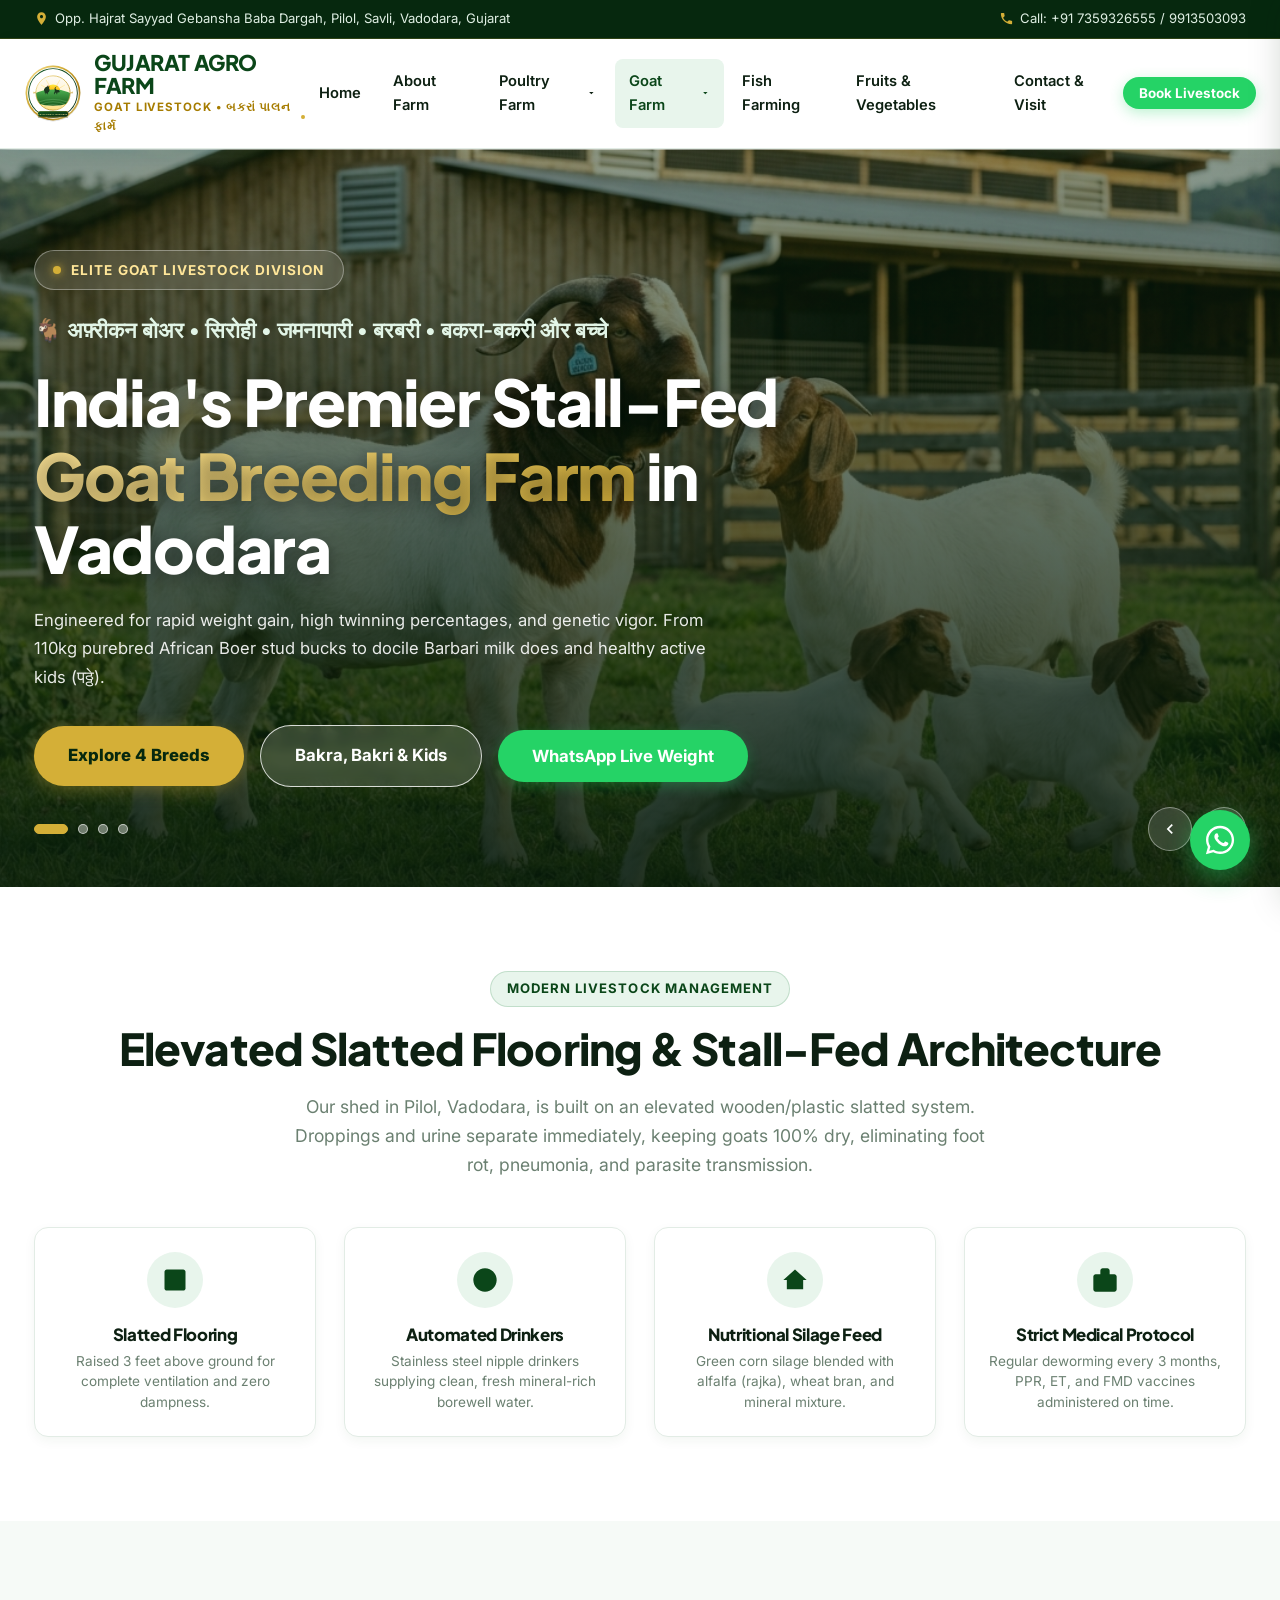
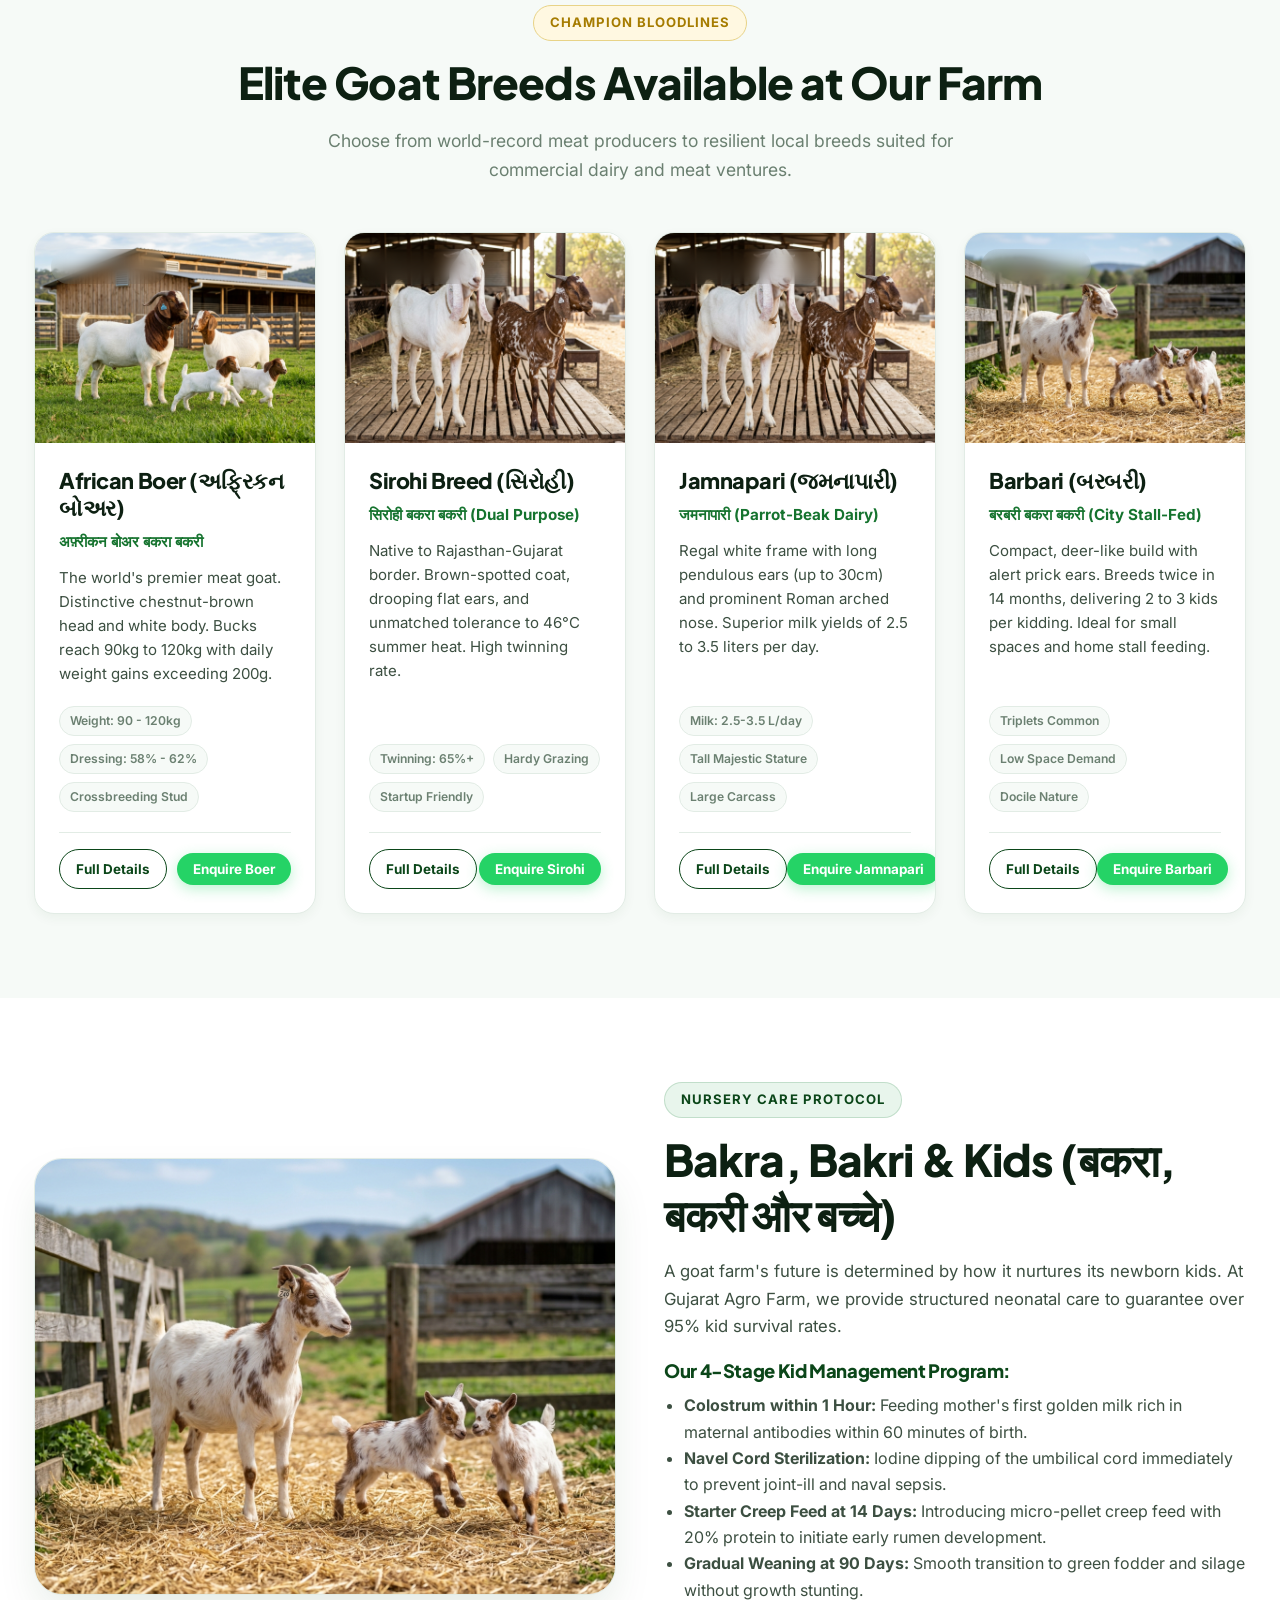
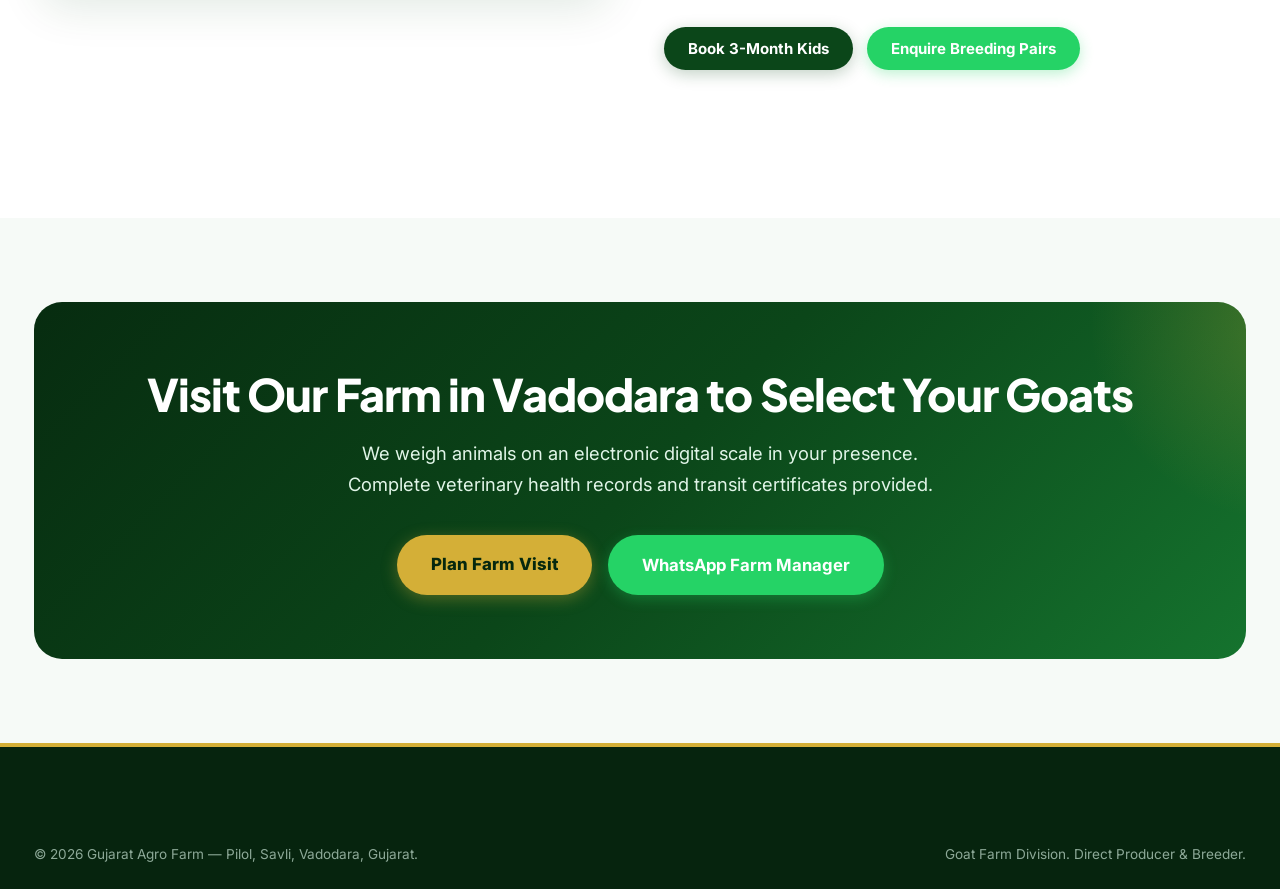
<file: goat-farm.html>
<!DOCTYPE html>
<html lang="en">
<head>
  <meta charset="UTF-8">
  <meta name="viewport" content="width=device-width, initial-scale=1.0">
  <title>Goat Farm Division — Gujarat Agro Farm | African Boer, Sirohi, Jamnapari Vadodara</title>
  <meta name="description" content="Commercial goat breeding farm in Vadodara, Gujarat. Supplying certified African Boer bucks, hardy Sirohi does, Jamnapari dairy goats, Barbari and healthy kids. Stall-fed semi-intensive methodology.">
  <link rel="stylesheet" href="styles/main.css">
</head>
<body>

  <!-- Top Bar -->
  <div class="topbar">
    <div class="container topbar-content">
      <div class="topbar-left">
        <span class="topbar-item">
          <svg viewBox="0 0 24 24"><path d="M12 2C8.13 2 5 5.13 5 9c0 5.25 7 13 7 13s7-7.75 7-13c0-3.87-3.13-7-7-7zm0 9.5c-1.38 0-2.5-1.12-2.5-2.5s1.12-2.5 2.5-2.5 2.5 1.12 2.5 2.5-1.12 2.5-2.5 2.5z"/></svg>
          Opp. Hajrat Sayyad Gebansha Baba Dargah, Pilol, Savli, Vadodara, Gujarat
        </span>
      </div>
      <div class="topbar-right">
        <a href="tel:+917359326555" class="topbar-item">
          <svg viewBox="0 0 24 24"><path d="M6.62 10.79c1.44 2.83 3.76 5.14 6.59 6.59l2.2-2.2c.27-.27.67-.36 1.02-.24 1.12.37 2.33.57 3.57.57.55 0 1 .45 1 1V20c0 .55-.45 1-1 1-9.39 0-17-7.61-17-17 0-.55.45-1 1-1h3.5c.55 0 1 .45 1 1 0 1.25.2 2.45.57 3.57.11.35.03.74-.25 1.02l-2.2 2.2z"/></svg>
          Call: +91 7359326555 / 9913503093
        </a>
      </div>
    </div>
  </div>

  <!-- Header -->
  <header class="site-header">
    <div class="nav-container">
      <a href="index.html" class="brand-logo-wrap">
        <img src="assets/logo.svg" alt="Emblem" class="brand-logo-img">
        <div class="brand-text">
          <span class="brand-title">GUJARAT AGRO FARM</span>
          <span class="brand-slogan">Goat Livestock • બકરાં પાલન ફાર્મ</span>
        </div>
      </a>

      <nav class="nav-menu">
        <div class="nav-item"><a href="index.html" class="nav-link">Home</a></div>
        <div class="nav-item"><a href="about.html" class="nav-link">About Farm</a></div>
        <div class="nav-item">
          <a href="poultry.html" class="nav-link">Poultry Farm <svg class="chevron" viewBox="0 0 24 24"><path d="M7 10l5 5 5-5z"/></svg></a>
          <div class="dropdown-menu">
            <a href="poultry.html" class="dropdown-link">All Poultry Breeds</a>
            <a href="sonali-kadaknath.html" class="dropdown-link">Sonali Murgi & Murga</a>
            <a href="sonali-kadaknath.html#kadaknath" class="dropdown-link">Kadaknath (Kali Masi)</a>
            <a href="turkey-guinea-australorp.html" class="dropdown-link">Broiler Turkey</a>
            <a href="poultry.html#chicks" class="dropdown-link">Day-Old Chicks</a>
          </div>
        </div>

        <div class="nav-item">
          <a href="goat-farm.html" class="nav-link active">
            Goat Farm <svg class="chevron" viewBox="0 0 24 24"><path d="M7 10l5 5 5-5z"/></svg>
          </a>
          <div class="dropdown-menu">
            <a href="goat-farm.html" class="dropdown-link">Goat Farm Overview</a>
            <a href="goat-breeds.html" class="dropdown-link">All Elite Goat Breeds</a>
            <a href="goat-breeds.html#boer" class="dropdown-link">African Boer Buck</a>
            <a href="goat-breeds.html#sirohi" class="dropdown-link">Sirohi Breed</a>
            <a href="goat-breeds.html#jamnapari" class="dropdown-link">Jamnapari Dairy Breed</a>
            <a href="goat-breeds.html#barbari" class="dropdown-link">Barbari & Kids</a>
            <a href="goat-farm.html#kids" class="dropdown-link">Bakra, Bakri & Kids</a>
          </div>
        </div>

        <div class="nav-item"><a href="fish-farming.html" class="nav-link">Fish Farming</a></div>
        <div class="nav-item"><a href="fruits-vegetables.html" class="nav-link">Fruits & Vegetables</a></div>
        <div class="nav-item"><a href="contact.html" class="nav-link">Contact & Visit</a></div>
      </nav>

      <div class="nav-actions">
        <button class="btn btn-whatsapp btn-sm" data-enquire="Goat Farm Booking">Book Livestock</button>
        <button class="mobile-toggle" aria-label="Toggle Menu"><svg viewBox="0 0 24 24" fill="none" stroke-width="2"><path d="M4 6h16M4 12h16M4 18h16"/></svg></button>
      </div>
    </div>
  </header>

  <!-- Mobile Drawer -->
  <div class="mobile-nav-drawer">
    <div class="drawer-header">
      <div class="brand-logo-wrap">
        <img src="assets/logo.svg" alt="Logo" class="brand-logo-img" style="width: 44px; height: 44px;">
        <span class="brand-title" style="font-size: 1.15rem;">GUJARAT AGRO</span>
      </div>
      <button class="drawer-close" style="background:none; border:none; font-size:2rem; cursor:pointer;">&times;</button>
    </div>
    <ul class="drawer-links">
      <li><a href="index.html" class="drawer-link">Home</a></li>
      <li><a href="poultry.html" class="drawer-link">Poultry Farm</a></li>
      <li><a href="goat-farm.html" class="drawer-link active">Goat Farm</a></li>
      <li><a href="goat-breeds.html" class="drawer-link">Goat Breeds Showcase</a></li>
      <li><a href="fish-farming.html" class="drawer-link">Fish Farming</a></li>
      <li><a href="fruits-vegetables.html" class="drawer-link">Fruits & Vegetables</a></li>
      <li><a href="contact.html" class="drawer-link">Contact & Visit</a></li>
    </ul>
  </div>

  <!-- HERO SLIDESHOW (3-SECOND AUTO TRANSITION) -->
  <section class="hero-slider-section">
    <div class="hero-slider-container">
      <div class="hero-slide active">
        <img src="assets/images/goat-african-boer.jpg" alt="African Boer Buck Doe and Kids" class="hero-slide-img">
      </div>
      <div class="hero-slide">
        <img src="assets/images/goat-jamnapari-sirohi.jpg" alt="Jamnapari and Sirohi Goats" class="hero-slide-img">
      </div>
      <div class="hero-slide">
        <img src="assets/images/goat-barbari.jpg" alt="Barbari Goat and Kids" class="hero-slide-img">
      </div>
      <div class="hero-slide">
        <img src="assets/images/hero-farm-landscape.jpg" alt="Modern Goat Farm Pasture" class="hero-slide-img">
      </div>
    </div>
    <div class="hero-overlay"></div>

    <div class="container">
      <div class="hero-content">
        <div class="hero-badge-wrap">
          <span class="hero-badge-pulse"></span>
          <span class="hero-badge-text">ELITE GOAT LIVESTOCK DIVISION</span>
        </div>
        <div class="hero-slogan-indic">
          <span>🐐 अफ़्रीकन बोअर • सिरोही • जमनापारी • बरबरी • बकरा-बकरी और बच्चे</span>
        </div>
        <h1 class="hero-title">
          India's Premier Stall-Fed <span class="gold-highlight">Goat Breeding Farm</span> in Vadodara
        </h1>
        <p class="hero-description">
          Engineered for rapid weight gain, high twinning percentages, and genetic vigor. From 110kg purebred African Boer stud bucks to docile Barbari milk does and healthy active kids (पठ्ठे).
        </p>
        <div class="hero-cta-group">
          <a href="goat-breeds.html" class="btn btn-gold btn-lg">Explore 4 Breeds</a>
          <a href="#kids" class="btn btn-outline-white btn-lg">Bakra, Bakri & Kids</a>
          <button class="btn btn-whatsapp btn-lg" data-enquire="Goat Farm Booking">WhatsApp Live Weight</button>
        </div>
      </div>
    </div>

    <!-- 3-Second Slider Controls -->
    <div class="slider-controls">
      <div class="container slider-controls-inner">
        <div class="slider-indicators">
          <span class="slider-dot active" data-slide="0"></span>
          <span class="slider-dot" data-slide="1"></span>
          <span class="slider-dot" data-slide="2"></span>
          <span class="slider-dot" data-slide="3"></span>
        </div>
        <div class="slider-nav-arrows">
          <button class="slider-arrow-btn slider-prev" aria-label="Previous"><svg viewBox="0 0 24 24"><path d="M15.41 7.41L14 6l-6 6 6 6 1.41-1.41L10.83 12z"/></svg></button>
          <button class="slider-arrow-btn slider-next" aria-label="Next"><svg viewBox="0 0 24 24"><path d="M10 6L8.59 7.41 13.17 12l-4.58 4.59L10 18l6-6z"/></svg></button>
        </div>
      </div>
    </div>
  </section>

  <!-- STALL FED METHODOLOGY & SCIENTIFIC INFRASTRUCTURE -->
  <section class="section-padding bg-white">
    <div class="container">
      <div class="text-center">
        <span class="section-tag">Modern Livestock Management</span>
        <h2 class="section-heading">Elevated Slatted Flooring & Stall-Fed Architecture</h2>
        <p class="section-subtitle">
          Our shed in Pilol, Vadodara, is built on an elevated wooden/plastic slatted system. Droppings and urine separate immediately, keeping goats 100% dry, eliminating foot rot, pneumonia, and parasite transmission.
        </p>
      </div>

      <div class="categories-grid" style="grid-template-columns: repeat(auto-fit, minmax(250px, 1fr));">
        <div class="trust-card">
          <div class="trust-icon-wrap"><svg viewBox="0 0 24 24"><path d="M19 3H5c-1.1 0-2 .9-2 2v14c0 1.1.9 2 2 2h14c1.1 0 2-.9 2-2V5c0-1.1-.9-2-2-2z"/></svg></div>
          <h3 class="trust-title">Slatted Flooring</h3>
          <p class="trust-desc">Raised 3 feet above ground for complete ventilation and zero dampness.</p>
        </div>
        <div class="trust-card">
          <div class="trust-icon-wrap"><svg viewBox="0 0 24 24"><path d="M12 2C6.48 2 2 6.48 2 12s4.48 10 10 10 10-4.48 10-10S17.52 2 12 2z"/></svg></div>
          <h3 class="trust-title">Automated Drinkers</h3>
          <p class="trust-desc">Stainless steel nipple drinkers supplying clean, fresh mineral-rich borewell water.</p>
        </div>
        <div class="trust-card">
          <div class="trust-icon-wrap"><svg viewBox="0 0 24 24"><path d="M12 3L2 12h3v8h14v-8h3L12 3z"/></svg></div>
          <h3 class="trust-title">Nutritional Silage Feed</h3>
          <p class="trust-desc">Green corn silage blended with alfalfa (rajka), wheat bran, and mineral mixture.</p>
        </div>
        <div class="trust-card">
          <div class="trust-icon-wrap"><svg viewBox="0 0 24 24"><path d="M20 7h-4V4c0-1.1-.9-2-2-2h-4c-1.1 0-2 .9-2 2v3H4c-1.1 0-2 .9-2 2v11c0 1.1.9 2 2 2h16c1.1 0 2-.9 2-2V9c0-1.1-.9-2-2-2z"/></svg></div>
          <h3 class="trust-title">Strict Medical Protocol</h3>
          <p class="trust-desc">Regular deworming every 3 months, PPR, ET, and FMD vaccines administered on time.</p>
        </div>
      </div>
    </div>
  </section>

  <!-- 4 BREEDS AT A GLANCE -->
  <section class="section-padding bg-subtle">
    <div class="container">
      <div class="text-center">
        <span class="section-tag gold">Champion Bloodlines</span>
        <h2 class="section-heading">Elite Goat Breeds Available at Our Farm</h2>
        <p class="section-subtitle">
          Choose from world-record meat producers to resilient local breeds suited for commercial dairy and meat ventures.
        </p>
      </div>

      <div class="categories-grid">
        <!-- 1. Boer -->
        <div class="category-card">
          <div class="card-img-wrap">
            <img src="assets/images/goat-african-boer.jpg" alt="African Boer Buck" class="card-img">
            <span class="card-badge">#1 Meat Breed</span>
          </div>
          <div class="card-body">
            <h3 class="card-title">African Boer (અફ્રિકન બોઅર)</h3>
            <div class="card-indic">अफ़्रीकन बोअर बकरा बकरी</div>
            <p class="card-desc">
              The world's premier meat goat. Distinctive chestnut-brown head and white body. Bucks reach 90kg to 120kg with daily weight gains exceeding 200g.
            </p>
            <div class="card-tags">
              <span class="tag-pill">Weight: 90 - 120kg</span>
              <span class="tag-pill">Dressing: 58% - 62%</span>
              <span class="tag-pill">Crossbreeding Stud</span>
            </div>
            <div class="card-footer-action">
              <a href="goat-breeds.html#boer" class="btn btn-outline btn-sm">Full Details</a>
              <button class="btn btn-whatsapp btn-sm" data-enquire="African Boer Buck">Enquire Boer</button>
            </div>
          </div>
        </div>

        <!-- 2. Sirohi -->
        <div class="category-card">
          <div class="card-img-wrap">
            <img src="assets/images/goat-jamnapari-sirohi.jpg" alt="Sirohi Goat Breed" class="card-img">
            <span class="card-badge">Climate Proof</span>
          </div>
          <div class="card-body">
            <h3 class="card-title">Sirohi Breed (સિરોહી)</h3>
            <div class="card-indic">सिरोही बकरा बकरी (Dual Purpose)</div>
            <p class="card-desc">
              Native to Rajasthan-Gujarat border. Brown-spotted coat, drooping flat ears, and unmatched tolerance to 46°C summer heat. High twinning rate.
            </p>
            <div class="card-tags">
              <span class="tag-pill">Twinning: 65%+</span>
              <span class="tag-pill">Hardy Grazing</span>
              <span class="tag-pill">Startup Friendly</span>
            </div>
            <div class="card-footer-action">
              <a href="goat-breeds.html#sirohi" class="btn btn-outline btn-sm">Full Details</a>
              <button class="btn btn-whatsapp btn-sm" data-enquire="Sirohi Goat">Enquire Sirohi</button>
            </div>
          </div>
        </div>

        <!-- 3. Jamnapari -->
        <div class="category-card">
          <div class="card-img-wrap">
            <img src="assets/images/goat-jamnapari-sirohi.jpg" alt="Jamnapari Tall Dairy Goat" class="card-img">
            <span class="card-badge">Tallest Indian Breed</span>
          </div>
          <div class="card-body">
            <h3 class="card-title">Jamnapari (જમનાપારી)</h3>
            <div class="card-indic">जमनापारी (Parrot-Beak Dairy)</div>
            <p class="card-desc">
              Regal white frame with long pendulous ears (up to 30cm) and prominent Roman arched nose. Superior milk yields of 2.5 to 3.5 liters per day.
            </p>
            <div class="card-tags">
              <span class="tag-pill">Milk: 2.5-3.5 L/day</span>
              <span class="tag-pill">Tall Majestic Stature</span>
              <span class="tag-pill">Large Carcass</span>
            </div>
            <div class="card-footer-action">
              <a href="goat-breeds.html#jamnapari" class="btn btn-outline btn-sm">Full Details</a>
              <button class="btn btn-whatsapp btn-sm" data-enquire="Jamnapari Goat">Enquire Jamnapari</button>
            </div>
          </div>
        </div>

        <!-- 4. Barbari -->
        <div class="category-card">
          <div class="card-img-wrap">
            <img src="assets/images/goat-barbari.jpg" alt="Barbari Goat and Kids" class="card-img">
            <span class="card-badge">Most Prolific</span>
          </div>
          <div class="card-body">
            <h3 class="card-title">Barbari (બરબરી)</h3>
            <div class="card-indic">बरबरी बकरा बकरी (City Stall-Fed)</div>
            <p class="card-desc">
              Compact, deer-like build with alert prick ears. Breeds twice in 14 months, delivering 2 to 3 kids per kidding. Ideal for small spaces and home stall feeding.
            </p>
            <div class="card-tags">
              <span class="tag-pill">Triplets Common</span>
              <span class="tag-pill">Low Space Demand</span>
              <span class="tag-pill">Docile Nature</span>
            </div>
            <div class="card-footer-action">
              <a href="goat-breeds.html#barbari" class="btn btn-outline btn-sm">Full Details</a>
              <button class="btn btn-whatsapp btn-sm" data-enquire="Barbari Goat">Enquire Barbari</button>
            </div>
          </div>
        </div>
      </div>
    </div>
  </section>

  <!-- BAKRA, BAKRI & KIDS SECTION -->
  <section id="kids" class="section-padding bg-white">
    <div class="container">
      <div class="breed-showcase-row">
        <div class="breed-showcase-gallery">
          <img src="assets/images/goat-barbari.jpg" alt="Mother Goat with Kids" class="breed-showcase-img">
        </div>
        <div class="breed-showcase-text">
          <span class="section-tag">Nursery Care Protocol</span>
          <h2 class="section-heading">Bakra, Bakri & Kids (बकरा, बकरी और बच्चे)</h2>
          <p style="font-size: 1.05rem; color: var(--text-body); margin-bottom: 18px;">
            A goat farm's future is determined by how it nurtures its newborn kids. At Gujarat Agro Farm, we provide structured neonatal care to guarantee over 95% kid survival rates.
          </p>

          <h4 style="font-size: 1.15rem; color: var(--primary-green); margin-bottom: 10px;">Our 4-Stage Kid Management Program:</h4>
          <ul style="list-style: disc; margin-left: 20px; color: var(--text-body); margin-bottom: 24px;">
            <li><strong>Colostrum within 1 Hour:</strong> Feeding mother's first golden milk rich in maternal antibodies within 60 minutes of birth.</li>
            <li><strong>Navel Cord Sterilization:</strong> Iodine dipping of the umbilical cord immediately to prevent joint-ill and naval sepsis.</li>
            <li><strong>Starter Creep Feed at 14 Days:</strong> Introducing micro-pellet creep feed with 20% protein to initiate early rumen development.</li>
            <li><strong>Gradual Weaning at 90 Days:</strong> Smooth transition to green fodder and silage without growth stunting.</li>
          </ul>

          <div style="display: flex; gap: 14px; flex-wrap: wrap;">
            <button class="btn btn-primary" data-enquire="3-Month Goat Kids (Path)">Book 3-Month Kids</button>
            <button class="btn btn-whatsapp" data-enquire="Bakra Bakri Pairs">Enquire Breeding Pairs</button>
          </div>
        </div>
      </div>
    </div>
  </section>

  <!-- CTA -->
  <section class="section-padding bg-subtle">
    <div class="container">
      <div class="cta-banner">
        <h2 class="cta-banner-title">Visit Our Farm in Vadodara to Select Your Goats</h2>
        <p class="cta-banner-desc">
          We weigh animals on an electronic digital scale in your presence. Complete veterinary health records and transit certificates provided.
        </p>
        <div style="display: flex; gap: 16px; justify-content: center; flex-wrap: wrap;">
          <a href="contact.html" class="btn btn-gold btn-lg">Plan Farm Visit</a>
          <button class="btn btn-whatsapp btn-lg" data-enquire="Goat Farm Visit Booking">WhatsApp Farm Manager</button>
        </div>
      </div>
    </div>
  </section>

  <!-- Footer -->
  <footer class="site-footer">
    <div class="container">
      <div class="footer-bottom">
        <div>&copy; 2026 Gujarat Agro Farm — Pilol, Savli, Vadodara, Gujarat.</div>
        <div>Goat Farm Division. Direct Producer & Breeder.</div>
      </div>
    </div>
  </footer>

  <!-- Floating WhatsApp -->
  <a href="https://wa.me/917359326555?text=Namaste%20Gujarat%20Agro%20Farm,%20I%20want%20to%20enquire%20about%20goats." target="_blank" class="floating-whatsapp" aria-label="WhatsApp">
    <svg viewBox="0 0 24 24"><path d="M12.04 2C6.58 2 2.13 6.45 2.13 11.91C2.13 13.66 2.59 15.36 3.45 16.86L2.05 22L7.3 20.62C8.75 21.41 10.38 21.83 12.04 21.83C17.5 21.83 21.95 17.38 21.95 11.92C21.95 9.27 20.92 6.78 19.05 4.91C17.18 3.03 14.69 2 12.04 2M12.05 3.67C14.25 3.67 16.31 4.53 17.87 6.09C19.42 7.65 20.28 9.72 20.28 11.92C20.28 16.46 16.58 20.15 12.04 20.15C10.56 20.15 9.11 19.76 7.85 19L7.55 18.83L4.43 19.65L5.26 16.61L5.06 16.29C4.24 15 3.8 13.47 3.8 11.91C3.81 7.37 7.5 3.67 12.05 3.67M9.53 7.34C9.36 7.34 9.09 7.4 8.87 7.65C8.65 7.9 8.03 8.48 8.03 9.67C8.03 10.86 8.9 12 9.02 12.16C9.14 12.33 10.73 14.77 13.16 15.82C13.74 16.07 14.19 16.22 14.54 16.33C15.12 16.51 15.65 16.49 16.07 16.43C16.54 16.36 17.51 15.84 17.72 15.26C17.92 14.68 17.92 14.18 17.86 14.07C17.8 13.97 17.65 13.91 17.43 13.8C17.2 13.69 16.1 13.15 15.89 13.08C15.69 13 15.54 12.96 15.4 13.19C15.25 13.41 14.83 13.91 14.7 14.07C14.58 14.22 14.45 14.24 14.23 14.13C14 14.02 13.06 13.71 11.95 12.72C11.08 11.95 10.5 11 10.37 10.78C10.25 10.56 10.36 10.44 10.47 10.33C10.57 10.23 10.7 10.05 10.81 9.92C10.93 9.8 10.97 9.7 11.05 9.55C11.12 9.4 11.08 9.27 11.03 9.16C10.97 9.05 10.55 8.02 10.37 7.6C10.2 7.18 10.03 7.24 9.89 7.24C9.76 7.23 9.61 7.23 9.46 7.23L9.53 7.34Z"/></svg>
  </a>

  <!-- Mobile Sticky Bar -->
  <div class="mobile-sticky-bar">
    <div class="mobile-sticky-inner">
      <a href="tel:+917359326555" class="btn btn-primary btn-sm">Call Farm</a>
      <a href="https://wa.me/917359326555?text=Namaste%20Gujarat%20Agro%20Farm,%20I%20want%20to%20enquire%20about%20goats." target="_blank" class="btn btn-whatsapp btn-sm">WhatsApp Goats</a>
    </div>
  </div>

  <!-- Inquiry Modal -->
  <div id="inquiryModal" class="modal-backdrop">
    <div class="modal-card">
      <div class="modal-header">
        <h3 class="modal-title">Goat Livestock Inquiry</h3>
        <button class="modal-close">&times;</button>
      </div>
      <div class="modal-body">
        <form id="inquiryForm">
          <div class="form-group">
            <label class="form-label" for="modalBreedSelect">Select Goat Breed / Category</label>
            <select id="modalBreedSelect" class="form-control" required>
              <option value="African Boer Stud Buck">African Boer Stud Buck (अफ़्रीकन बोअर)</option>
              <option value="African Boer Female Doe">African Boer Female Doe</option>
              <option value="Sirohi Goats (Buck/Doe)">Sirohi Goats (सिरोही)</option>
              <option value="Jamnapari Dairy Goats">Jamnapari Dairy Goats (जमनापारी)</option>
              <option value="Barbari Goats & Kids">Barbari Goats & Kids (बरबरी)</option>
              <option value="Bakra-Bakri Starter Commercial Farm Setup">Starter Commercial Farm Package (10+1)</option>
            </select>
          </div>
          <div class="form-group">
            <label class="form-label" for="modalQty">Quantity / Number of Heads</label>
            <input type="text" id="modalQty" class="form-control" placeholder="e.g. 1 Buck + 5 Does" required>
          </div>
          <div class="form-group">
            <label class="form-label" for="modalName">Your Name</label>
            <input type="text" id="modalName" class="form-control" placeholder="Full Name" required>
          </div>
          <div class="form-group">
            <label class="form-label" for="modalPhone">Phone / WhatsApp</label>
            <input type="tel" id="modalPhone" class="form-control" placeholder="Mobile Number" required>
          </div>
          <div class="form-group">
            <label class="form-label" for="modalCity">City / Location</label>
            <input type="text" id="modalCity" class="form-control" placeholder="e.g. Vadodara, Surat, Pune" required>
          </div>
          <button type="submit" class="btn btn-whatsapp" style="width: 100%; padding: 14px;">Inquire via WhatsApp</button>
        </form>
      </div>
    </div>
  </div>

  <script src="js/main.js"></script>
</body>
</html>
</file>
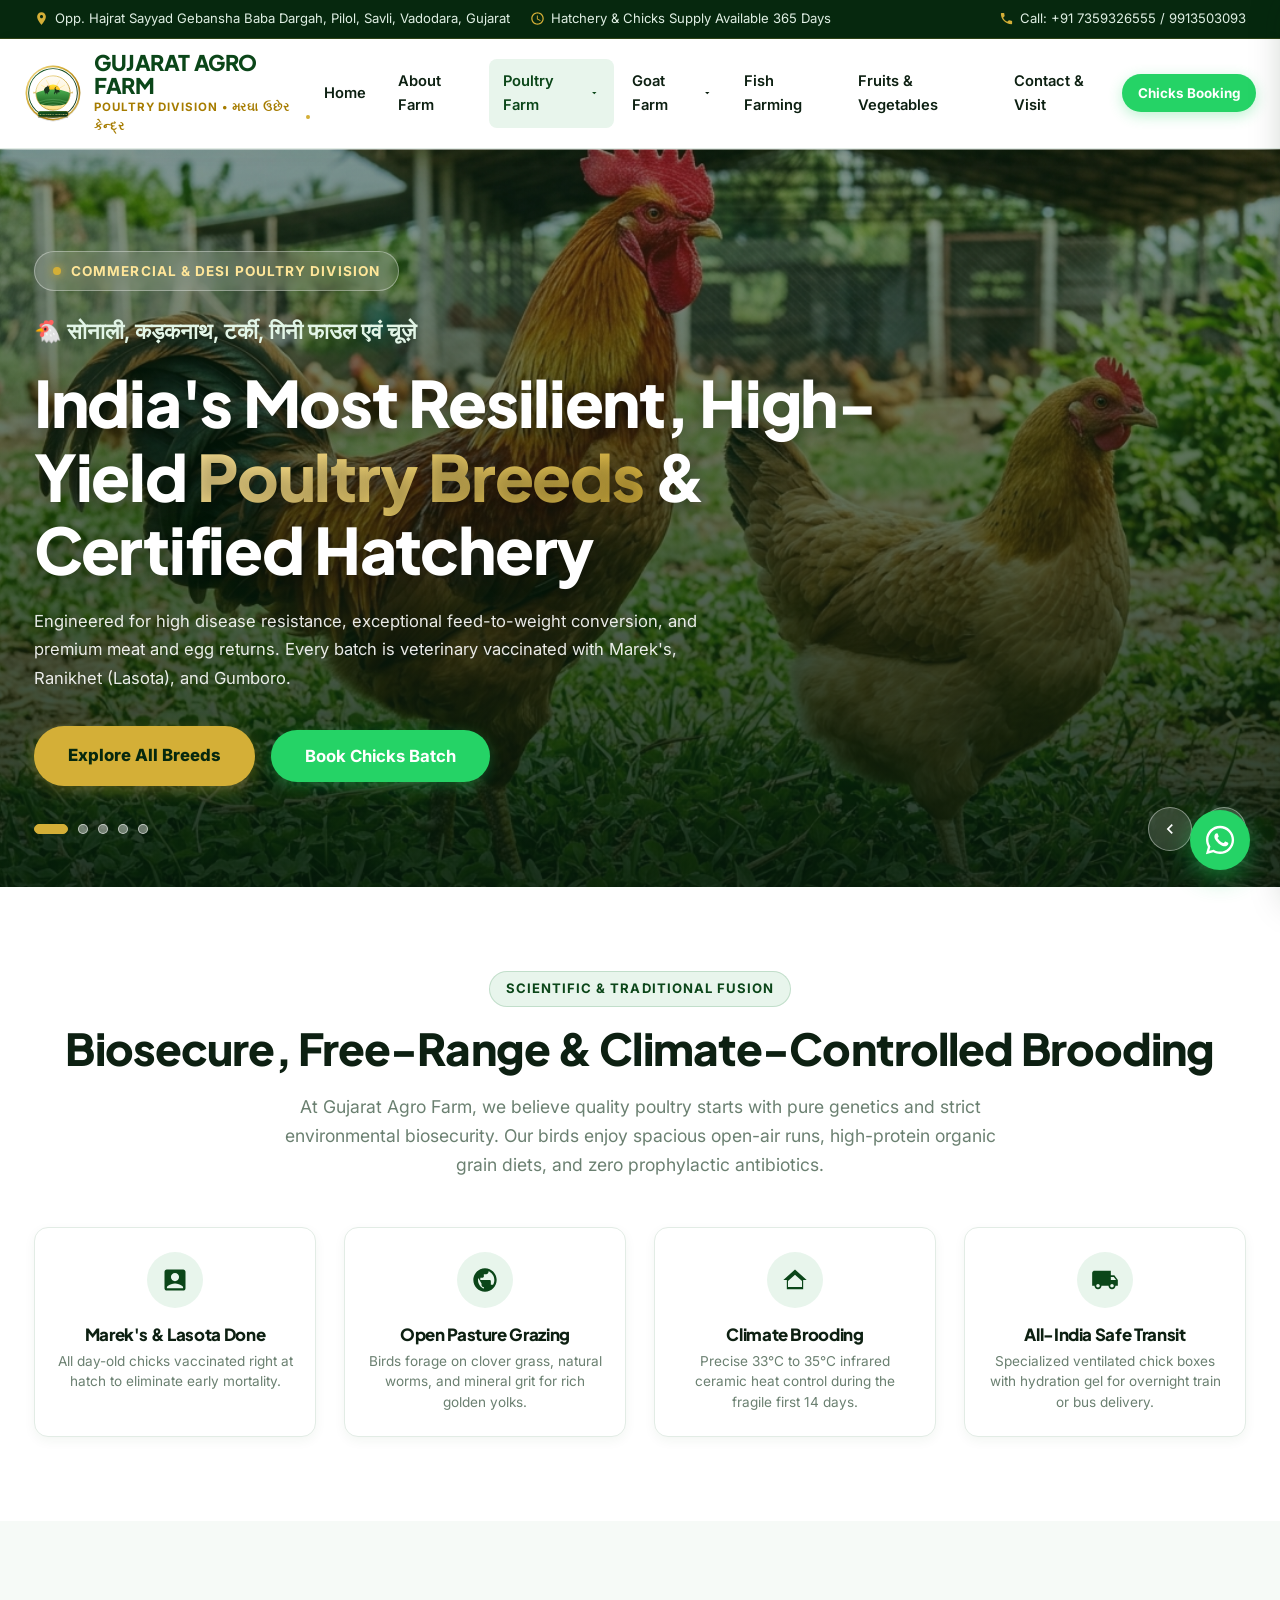
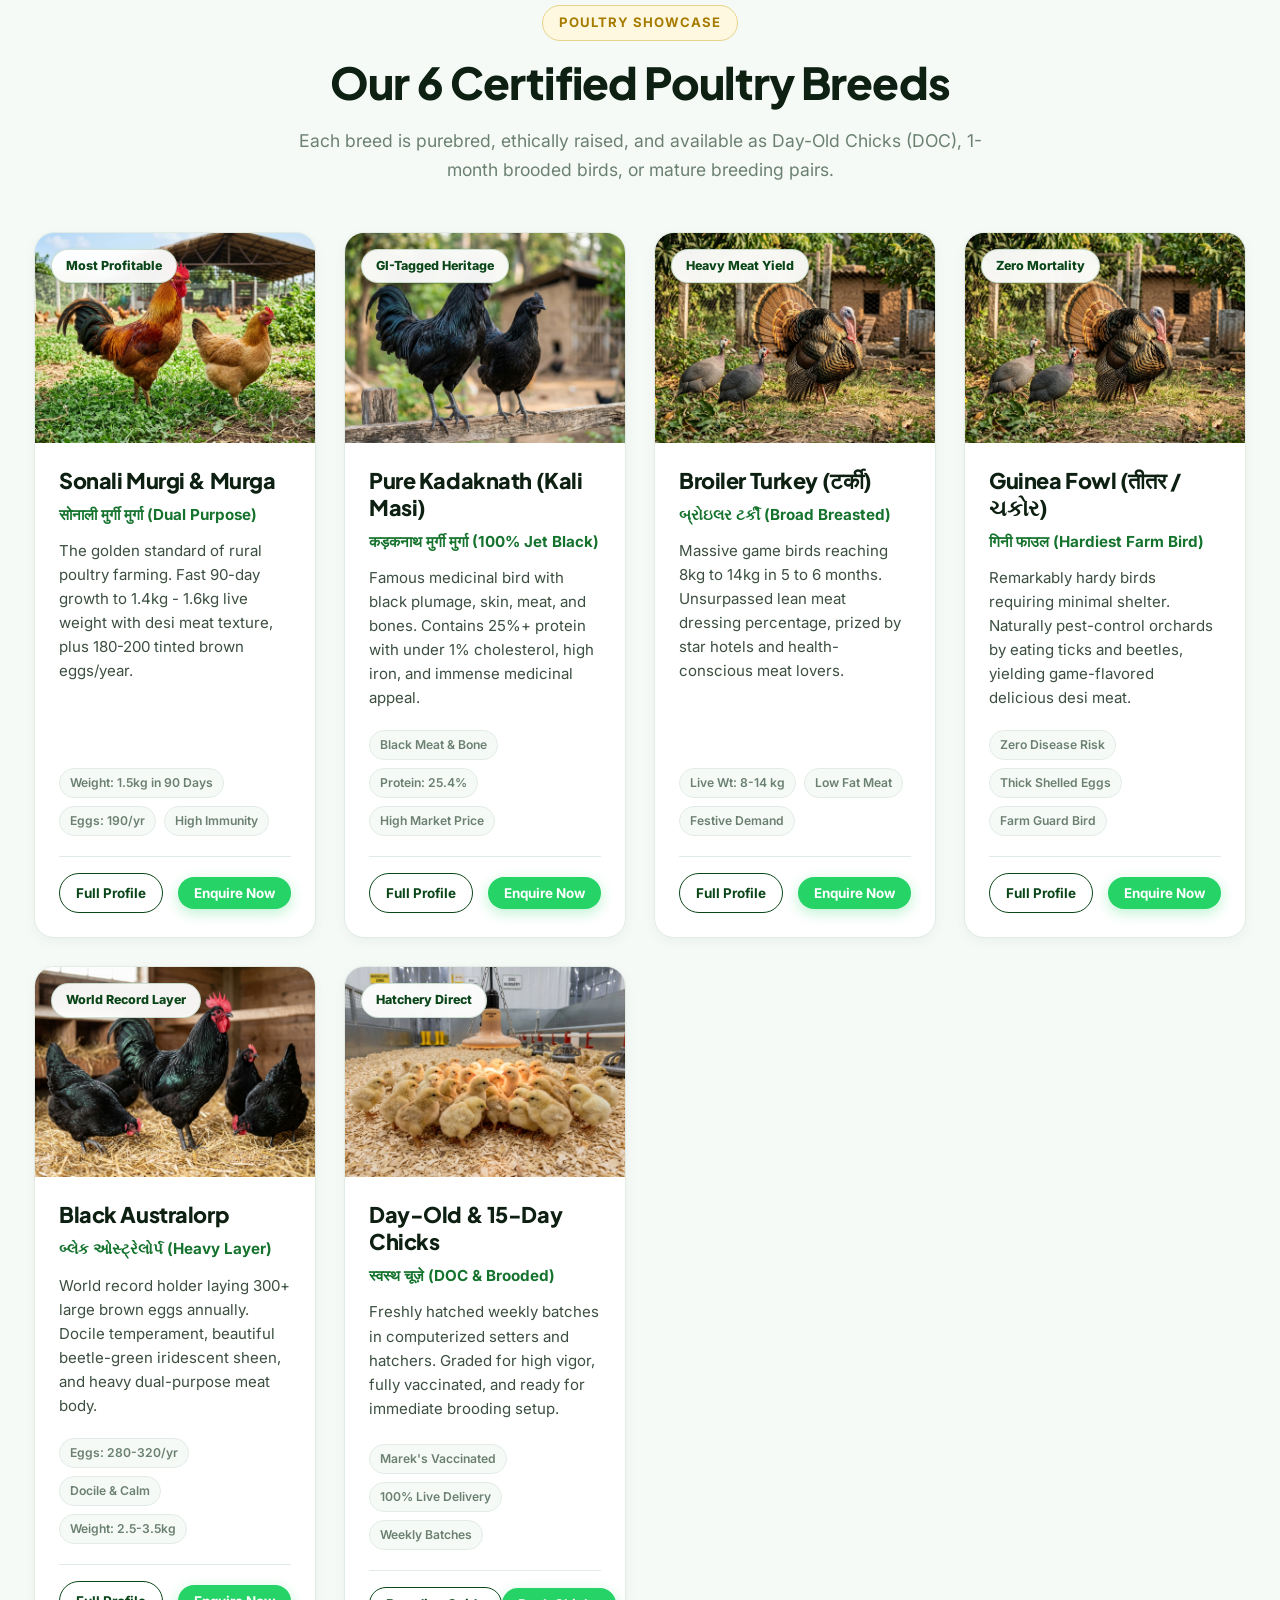
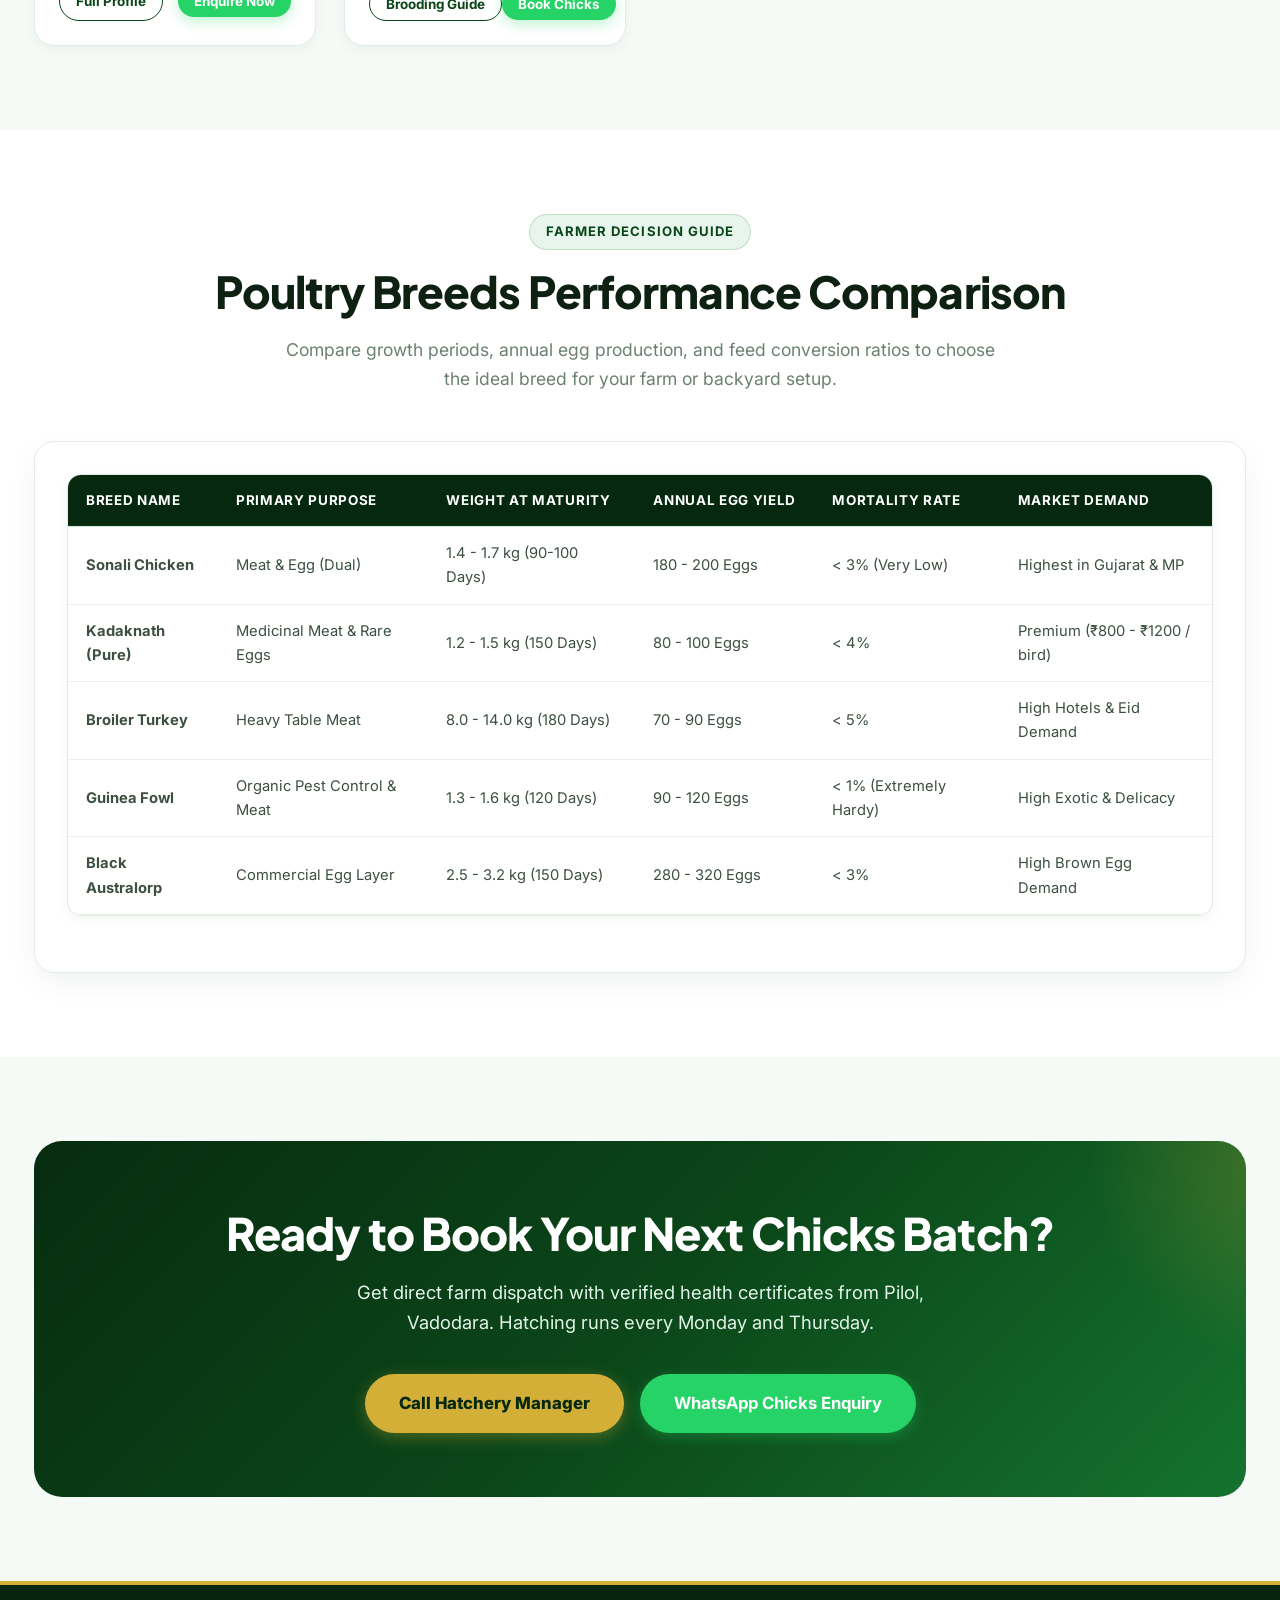
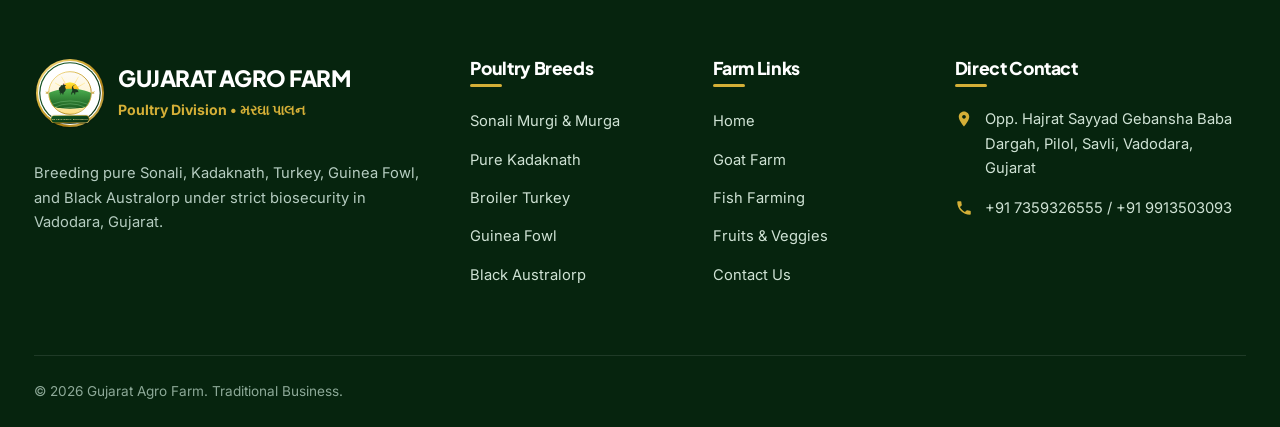
<file: poultry.html>
<!DOCTYPE html>
<html lang="en">
<head>
  <meta charset="UTF-8">
  <meta name="viewport" content="width=device-width, initial-scale=1.0">
  <title>Poultry Farm Division — Gujarat Agro Farm | Sonali, Kadaknath, Turkey, Australorp Vadodara</title>
  <meta name="description" content="Commercial and free-range poultry farming at Gujarat Agro Farm Vadodara. Supplying pure Sonali Murgi Murga, Kadaknath, Broiler Turkey, Guinea Fowl, Black Australorp, and Day-Old Chicks.">
  <link rel="stylesheet" href="styles/main.css">
</head>
<body>

  <!-- Top Bar -->
  <div class="topbar">
    <div class="container topbar-content">
      <div class="topbar-left">
        <span class="topbar-item">
          <svg viewBox="0 0 24 24"><path d="M12 2C8.13 2 5 5.13 5 9c0 5.25 7 13 7 13s7-7.75 7-13c0-3.87-3.13-7-7-7zm0 9.5c-1.38 0-2.5-1.12-2.5-2.5s1.12-2.5 2.5-2.5 2.5 1.12 2.5 2.5-1.12 2.5-2.5 2.5z"/></svg>
          Opp. Hajrat Sayyad Gebansha Baba Dargah, Pilol, Savli, Vadodara, Gujarat
        </span>
        <span class="topbar-item">
          <svg viewBox="0 0 24 24"><path d="M11.99 2C6.47 2 2 6.48 2 12s4.47 10 9.99 10C17.52 22 22 17.52 22 12S17.52 2 11.99 2zM12 20c-4.42 0-8-3.58-8-8s3.58-8 8-8 8 3.58 8 8-3.58 8-8 8zm.5-13H11v6l5.25 3.15.75-1.23-4.5-2.67z"/></svg>
          Hatchery & Chicks Supply Available 365 Days
        </span>
      </div>
      <div class="topbar-right">
        <a href="tel:+917359326555" class="topbar-item">
          <svg viewBox="0 0 24 24"><path d="M6.62 10.79c1.44 2.83 3.76 5.14 6.59 6.59l2.2-2.2c.27-.27.67-.36 1.02-.24 1.12.37 2.33.57 3.57.57.55 0 1 .45 1 1V20c0 .55-.45 1-1 1-9.39 0-17-7.61-17-17 0-.55.45-1 1-1h3.5c.55 0 1 .45 1 1 0 1.25.2 2.45.57 3.57.11.35.03.74-.25 1.02l-2.2 2.2z"/></svg>
          Call: +91 7359326555 / 9913503093
        </a>
      </div>
    </div>
  </div>

  <!-- Header -->
  <header class="site-header">
    <div class="nav-container">
      <a href="index.html" class="brand-logo-wrap">
        <img src="assets/logo.svg" alt="Gujarat Agro Farm Emblem" class="brand-logo-img">
        <div class="brand-text">
          <span class="brand-title">GUJARAT AGRO FARM</span>
          <span class="brand-slogan">Poultry Division • મરઘા ઉછેર કેન્દ્ર</span>
        </div>
      </a>

      <nav class="nav-menu">
        <div class="nav-item"><a href="index.html" class="nav-link">Home</a></div>
        <div class="nav-item"><a href="about.html" class="nav-link">About Farm</a></div>

        <div class="nav-item">
          <a href="poultry.html" class="nav-link active">
            Poultry Farm
            <svg class="chevron" viewBox="0 0 24 24"><path d="M7 10l5 5 5-5z"/></svg>
          </a>
          <div class="dropdown-menu">
            <a href="poultry.html" class="dropdown-link">All Poultry Breeds</a>
            <a href="sonali-kadaknath.html" class="dropdown-link">Sonali Murgi & Murga</a>
            <a href="sonali-kadaknath.html#kadaknath" class="dropdown-link">Kadaknath (Kali Masi)</a>
            <a href="turkey-guinea-australorp.html" class="dropdown-link">Broiler Turkey</a>
            <a href="turkey-guinea-australorp.html#guinea" class="dropdown-link">Guinea Fowl (तीतर)</a>
            <a href="turkey-guinea-australorp.html#australorp" class="dropdown-link">Black Australorp</a>
            <a href="poultry.html#chicks" class="dropdown-link">Day-Old Chicks (DOC)</a>
          </div>
        </div>

        <div class="nav-item">
          <a href="goat-farm.html" class="nav-link">
            Goat Farm
            <svg class="chevron" viewBox="0 0 24 24"><path d="M7 10l5 5 5-5z"/></svg>
          </a>
          <div class="dropdown-menu">
            <a href="goat-farm.html" class="dropdown-link">Goat Farm Overview</a>
            <a href="goat-breeds.html" class="dropdown-link">All Elite Goat Breeds</a>
            <a href="goat-breeds.html#boer" class="dropdown-link">African Boer Buck</a>
            <a href="goat-breeds.html#sirohi" class="dropdown-link">Sirohi Breed</a>
            <a href="goat-breeds.html#jamnapari" class="dropdown-link">Jamnapari Dairy Breed</a>
            <a href="goat-breeds.html#barbari" class="dropdown-link">Barbari & Kids</a>
          </div>
        </div>

        <div class="nav-item"><a href="fish-farming.html" class="nav-link">Fish Farming</a></div>
        <div class="nav-item"><a href="fruits-vegetables.html" class="nav-link">Fruits & Vegetables</a></div>
        <div class="nav-item"><a href="contact.html" class="nav-link">Contact & Visit</a></div>
      </nav>

      <div class="nav-actions">
        <a href="https://wa.me/917359326555?text=Namaste%20Gujarat%20Agro%20Farm,%20I%20want%20to%20order%20chicks." target="_blank" class="btn btn-whatsapp btn-sm">
          Chicks Booking
        </a>
        <button class="mobile-toggle" aria-label="Toggle Menu">
          <svg viewBox="0 0 24 24" fill="none" stroke-width="2"><path d="M4 6h16M4 12h16M4 18h16"/></svg>
        </button>
      </div>
    </div>
  </header>

  <!-- Mobile Drawer -->
  <div class="mobile-nav-drawer">
    <div class="drawer-header">
      <div class="brand-logo-wrap">
        <img src="assets/logo.svg" alt="Logo" class="brand-logo-img" style="width: 44px; height: 44px;">
        <span class="brand-title" style="font-size: 1.15rem;">GUJARAT AGRO</span>
      </div>
      <button class="drawer-close" style="background:none; border:none; font-size:2rem; cursor:pointer;">&times;</button>
    </div>
    <ul class="drawer-links">
      <li><a href="index.html" class="drawer-link">Home</a></li>
      <li><a href="about.html" class="drawer-link">About Us</a></li>
      <li>
        <a href="poultry.html" class="drawer-link active">Poultry Division</a>
        <div class="drawer-sublinks">
          <a href="sonali-kadaknath.html">Sonali & Kadaknath</a>
          <a href="turkey-guinea-australorp.html">Turkey, Guinea & Australorp</a>
          <a href="poultry.html#chicks">Day-Old Chicks</a>
        </div>
      </li>
      <li><a href="goat-farm.html" class="drawer-link">Goat Farm</a></li>
      <li><a href="fish-farming.html" class="drawer-link">Fish Farming</a></li>
      <li><a href="fruits-vegetables.html" class="drawer-link">Fruits & Vegetables</a></li>
      <li><a href="contact.html" class="drawer-link">Contact & Visit</a></li>
    </ul>
  </div>

  <!-- HERO SLIDESHOW (3-SECOND AUTO TRANSITION) -->
  <section class="hero-slider-section">
    <div class="hero-slider-container">
      <div class="hero-slide active">
        <img src="assets/images/breed-sonali.jpg" alt="Sonali Poultry Birds" class="hero-slide-img">
      </div>
      <div class="hero-slide">
        <img src="assets/images/breed-kadaknath.jpg" alt="Pure Jet Black Kadaknath" class="hero-slide-img">
      </div>
      <div class="hero-slide">
        <img src="assets/images/poultry-chicks.jpg" alt="Baby Chicks in Brooder" class="hero-slide-img">
      </div>
      <div class="hero-slide">
        <img src="assets/images/breed-black-australorp.jpg" alt="Black Australorp Layers" class="hero-slide-img">
      </div>
      <div class="hero-slide">
        <img src="assets/images/breed-turkey-guinea.jpg" alt="Turkey and Guinea Fowl" class="hero-slide-img">
      </div>
    </div>
    <div class="hero-overlay"></div>

    <div class="container">
      <div class="hero-content">
        <div class="hero-badge-wrap">
          <span class="hero-badge-pulse"></span>
          <span class="hero-badge-text">COMMERCIAL & DESI POULTRY DIVISION</span>
        </div>
        <div class="hero-slogan-indic">
          <span>🐔 सोनाली, कड़कनाथ, टर्की, गिनी फाउल एवं चूज़े</span>
        </div>
        <h1 class="hero-title">
          India's Most Resilient, High-Yield <span class="gold-highlight">Poultry Breeds</span> & Certified Hatchery
        </h1>
        <p class="hero-description">
          Engineered for high disease resistance, exceptional feed-to-weight conversion, and premium meat and egg returns. Every batch is veterinary vaccinated with Marek's, Ranikhet (Lasota), and Gumboro.
        </p>
        <div class="hero-cta-group">
          <a href="#breeds" class="btn btn-gold btn-lg">Explore All Breeds</a>
          <button class="btn btn-whatsapp btn-lg" data-enquire="Day-Old Chicks (DOC)">Book Chicks Batch</button>
        </div>
      </div>
    </div>

    <!-- 3-Second Slider Controls -->
    <div class="slider-controls">
      <div class="container slider-controls-inner">
        <div class="slider-indicators">
          <span class="slider-dot active" data-slide="0"></span>
          <span class="slider-dot" data-slide="1"></span>
          <span class="slider-dot" data-slide="2"></span>
          <span class="slider-dot" data-slide="3"></span>
          <span class="slider-dot" data-slide="4"></span>
        </div>
        <div class="slider-nav-arrows">
          <button class="slider-arrow-btn slider-prev" aria-label="Previous"><svg viewBox="0 0 24 24"><path d="M15.41 7.41L14 6l-6 6 6 6 1.41-1.41L10.83 12z"/></svg></button>
          <button class="slider-arrow-btn slider-next" aria-label="Next"><svg viewBox="0 0 24 24"><path d="M10 6L8.59 7.41 13.17 12l-4.58 4.59L10 18l6-6z"/></svg></button>
        </div>
      </div>
    </div>
  </section>

  <!-- INTRO & HYGIENE SECTION -->
  <section class="section-padding bg-white">
    <div class="container">
      <div class="text-center">
        <span class="section-tag">Scientific & Traditional Fusion</span>
        <h2 class="section-heading">Biosecure, Free-Range & Climate-Controlled Brooding</h2>
        <p class="section-subtitle">
          At Gujarat Agro Farm, we believe quality poultry starts with pure genetics and strict environmental biosecurity. Our birds enjoy spacious open-air runs, high-protein organic grain diets, and zero prophylactic antibiotics.
        </p>
      </div>

      <div class="categories-grid" style="grid-template-columns: repeat(auto-fit, minmax(240px, 1fr));">
        <div class="trust-card">
          <div class="trust-icon-wrap"><svg viewBox="0 0 24 24"><path d="M19 3H5c-1.1 0-2 .9-2 2v14c0 1.1.9 2 2 2h14c1.1 0 2-.9 2-2V5c0-1.1-.9-2-2-2zm-7 3c1.93 0 3.5 1.57 3.5 3.5S13.93 13 12 13s-3.5-1.57-3.5-3.5S10.07 6 12 6zm7 13H5v-.23c0-.62.28-1.2.76-1.58C7.47 15.82 9.64 15 12 15s4.53.82 6.24 2.19c.48.38.76.96.76 1.58V19z"/></svg></div>
          <h3 class="trust-title">Marek's & Lasota Done</h3>
          <p class="trust-desc">All day-old chicks vaccinated right at hatch to eliminate early mortality.</p>
        </div>
        <div class="trust-card">
          <div class="trust-icon-wrap"><svg viewBox="0 0 24 24"><path d="M12 2C6.48 2 2 6.48 2 12s4.48 10 10 10 10-4.48 10-10S17.52 2 12 2zm1 17.93c-3.95-.49-7-3.85-7-7.93 0-.62.08-1.21.21-1.79L9 15v1c0 1.1.9 2 2 2v1.93zm6.9-2.54c-.26-.81-1-1.39-1.9-1.39h-1v-3c0-.55-.45-1-1-1H8v-2h2c.55 0 1-.45 1-1V7h2c1.1 0 2-.9 2-2v-.41c2.93 1.19 5 4.06 5 7.41 0 2.08-.8 3.97-2.1 5.39z"/></svg></div>
          <h3 class="trust-title">Open Pasture Grazing</h3>
          <p class="trust-desc">Birds forage on clover grass, natural worms, and mineral grit for rich golden yolks.</p>
        </div>
        <div class="trust-card">
          <div class="trust-icon-wrap"><svg viewBox="0 0 24 24"><path d="M12 3L2 12h3v8h14v-8h3L12 3zm0 4.5l6 5.4V18H6v-5.1l6-5.4z"/></svg></div>
          <h3 class="trust-title">Climate Brooding</h3>
          <p class="trust-desc">Precise 33°C to 35°C infrared ceramic heat control during the fragile first 14 days.</p>
        </div>
        <div class="trust-card">
          <div class="trust-icon-wrap"><svg viewBox="0 0 24 24"><path d="M20 8h-3V4H3c-1.1 0-2 .9-2 2v11h2c0 1.66 1.34 3 3 3s3-1.34 3-3h6c0 1.66 1.34 3 3 3s3-1.34 3-3h2v-5l-3-4zM6 18.5c-.83 0-1.5-.67-1.5-1.5s.67-1.5 1.5-1.5 1.5.67 1.5 1.5-.67 1.5-1.5 1.5zm13.5-9l1.96 2.5H17V9.5h2.5zm-1.5 9c-.83 0-1.5-.67-1.5-1.5s.67-1.5 1.5-1.5 1.5.67 1.5 1.5-.67 1.5-1.5 1.5z"/></svg></div>
          <h3 class="trust-title">All-India Safe Transit</h3>
          <p class="trust-desc">Specialized ventilated chick boxes with hydration gel for overnight train or bus delivery.</p>
        </div>
      </div>
    </div>
  </section>

  <!-- ALL 6 BREED CARDS WITH ENQUIRE BUTTONS -->
  <section id="breeds" class="section-padding bg-subtle">
    <div class="container">
      <div class="text-center">
        <span class="section-tag gold">Poultry Showcase</span>
        <h2 class="section-heading">Our 6 Certified Poultry Breeds</h2>
        <p class="section-subtitle">
          Each breed is purebred, ethically raised, and available as Day-Old Chicks (DOC), 1-month brooded birds, or mature breeding pairs.
        </p>
      </div>

      <div class="categories-grid">
        <!-- 1. Sonali -->
        <div class="category-card">
          <div class="card-img-wrap">
            <img src="assets/images/breed-sonali.jpg" alt="Sonali Murgi Murga" class="card-img">
            <span class="card-badge">Most Profitable</span>
          </div>
          <div class="card-body">
            <h3 class="card-title">Sonali Murgi & Murga</h3>
            <div class="card-indic">सोनाली मुर्गी मुर्गा (Dual Purpose)</div>
            <p class="card-desc">
              The golden standard of rural poultry farming. Fast 90-day growth to 1.4kg - 1.6kg live weight with desi meat texture, plus 180-200 tinted brown eggs/year.
            </p>
            <div class="card-tags">
              <span class="tag-pill">Weight: 1.5kg in 90 Days</span>
              <span class="tag-pill">Eggs: 190/yr</span>
              <span class="tag-pill">High Immunity</span>
            </div>
            <div class="card-footer-action">
              <a href="sonali-kadaknath.html" class="btn btn-outline btn-sm">Full Profile</a>
              <button class="btn btn-whatsapp btn-sm" data-enquire="Sonali Murgi & Murga">Enquire Now</button>
            </div>
          </div>
        </div>

        <!-- 2. Kadaknath -->
        <div class="category-card">
          <div class="card-img-wrap">
            <img src="assets/images/breed-kadaknath.jpg" alt="Kadaknath Kali Masi" class="card-img">
            <span class="card-badge">GI-Tagged Heritage</span>
          </div>
          <div class="card-body">
            <h3 class="card-title">Pure Kadaknath (Kali Masi)</h3>
            <div class="card-indic">कड़कनाथ मुर्गी मुर्गा (100% Jet Black)</div>
            <p class="card-desc">
              Famous medicinal bird with black plumage, skin, meat, and bones. Contains 25%+ protein with under 1% cholesterol, high iron, and immense medicinal appeal.
            </p>
            <div class="card-tags">
              <span class="tag-pill">Black Meat & Bone</span>
              <span class="tag-pill">Protein: 25.4%</span>
              <span class="tag-pill">High Market Price</span>
            </div>
            <div class="card-footer-action">
              <a href="sonali-kadaknath.html#kadaknath" class="btn btn-outline btn-sm">Full Profile</a>
              <button class="btn btn-whatsapp btn-sm" data-enquire="Pure Kadaknath">Enquire Now</button>
            </div>
          </div>
        </div>

        <!-- 3. Broiler Turkey -->
        <div class="category-card">
          <div class="card-img-wrap">
            <img src="assets/images/breed-turkey-guinea.jpg" alt="Commercial Broiler Turkey" class="card-img">
            <span class="card-badge">Heavy Meat Yield</span>
          </div>
          <div class="card-body">
            <h3 class="card-title">Broiler Turkey (टर्की)</h3>
            <div class="card-indic">બ્રોઇલર ટર્કી (Broad Breasted)</div>
            <p class="card-desc">
              Massive game birds reaching 8kg to 14kg in 5 to 6 months. Unsurpassed lean meat dressing percentage, prized by star hotels and health-conscious meat lovers.
            </p>
            <div class="card-tags">
              <span class="tag-pill">Live Wt: 8-14 kg</span>
              <span class="tag-pill">Low Fat Meat</span>
              <span class="tag-pill">Festive Demand</span>
            </div>
            <div class="card-footer-action">
              <a href="turkey-guinea-australorp.html" class="btn btn-outline btn-sm">Full Profile</a>
              <button class="btn btn-whatsapp btn-sm" data-enquire="Broiler Turkey">Enquire Now</button>
            </div>
          </div>
        </div>

        <!-- 4. Guinea Fowl -->
        <div class="category-card">
          <div class="card-img-wrap">
            <img src="assets/images/breed-turkey-guinea.jpg" alt="Guinea Fowl Titar" class="card-img">
            <span class="card-badge">Zero Mortality</span>
          </div>
          <div class="card-body">
            <h3 class="card-title">Guinea Fowl (तीतर / ચકોર)</h3>
            <div class="card-indic">गिनी फाउल (Hardiest Farm Bird)</div>
            <p class="card-desc">
              Remarkably hardy birds requiring minimal shelter. Naturally pest-control orchards by eating ticks and beetles, yielding game-flavored delicious desi meat.
            </p>
            <div class="card-tags">
              <span class="tag-pill">Zero Disease Risk</span>
              <span class="tag-pill">Thick Shelled Eggs</span>
              <span class="tag-pill">Farm Guard Bird</span>
            </div>
            <div class="card-footer-action">
              <a href="turkey-guinea-australorp.html#guinea" class="btn btn-outline btn-sm">Full Profile</a>
              <button class="btn btn-whatsapp btn-sm" data-enquire="Guinea Fowl">Enquire Now</button>
            </div>
          </div>
        </div>

        <!-- 5. Black Australorp -->
        <div class="category-card">
          <div class="card-img-wrap">
            <img src="assets/images/breed-black-australorp.jpg" alt="Black Australorp Record Layer" class="card-img">
            <span class="card-badge">World Record Layer</span>
          </div>
          <div class="card-body">
            <h3 class="card-title">Black Australorp</h3>
            <div class="card-indic">બ્લેક ઓસ્ટ્રેલોર્પ (Heavy Layer)</div>
            <p class="card-desc">
              World record holder laying 300+ large brown eggs annually. Docile temperament, beautiful beetle-green iridescent sheen, and heavy dual-purpose meat body.
            </p>
            <div class="card-tags">
              <span class="tag-pill">Eggs: 280-320/yr</span>
              <span class="tag-pill">Docile & Calm</span>
              <span class="tag-pill">Weight: 2.5-3.5kg</span>
            </div>
            <div class="card-footer-action">
              <a href="turkey-guinea-australorp.html#australorp" class="btn btn-outline btn-sm">Full Profile</a>
              <button class="btn btn-whatsapp btn-sm" data-enquire="Black Australorp">Enquire Now</button>
            </div>
          </div>
        </div>

        <!-- 6. Day-Old Chicks -->
        <div id="chicks" class="category-card">
          <div class="card-img-wrap">
            <img src="assets/images/poultry-chicks.jpg" alt="Day-Old Chicks DOC Nursery" class="card-img">
            <span class="card-badge">Hatchery Direct</span>
          </div>
          <div class="card-body">
            <h3 class="card-title">Day-Old & 15-Day Chicks</h3>
            <div class="card-indic">स्वस्थ चूज़े (DOC & Brooded)</div>
            <p class="card-desc">
              Freshly hatched weekly batches in computerized setters and hatchers. Graded for high vigor, fully vaccinated, and ready for immediate brooding setup.
            </p>
            <div class="card-tags">
              <span class="tag-pill">Marek's Vaccinated</span>
              <span class="tag-pill">100% Live Delivery</span>
              <span class="tag-pill">Weekly Batches</span>
            </div>
            <div class="card-footer-action">
              <button class="btn btn-outline btn-sm" data-enquire="Day-Old Chicks">Brooding Guide</button>
              <button class="btn btn-whatsapp btn-sm" data-enquire="Day-Old Chicks Batch">Book Chicks</button>
            </div>
          </div>
        </div>
      </div>
    </div>
  </section>

  <!-- BREED COMPARISON TABLE -->
  <section class="section-padding bg-white">
    <div class="container">
      <div class="text-center">
        <span class="section-tag">Farmer Decision Guide</span>
        <h2 class="section-heading">Poultry Breeds Performance Comparison</h2>
        <p class="section-subtitle">
          Compare growth periods, annual egg production, and feed conversion ratios to choose the ideal breed for your farm or backyard setup.
        </p>
      </div>

      <div class="ticker-container">
        <div class="table-responsive">
          <table class="custom-table">
            <thead>
              <tr>
                <th>Breed Name</th>
                <th>Primary Purpose</th>
                <th>Weight at Maturity</th>
                <th>Annual Egg Yield</th>
                <th>Mortality Rate</th>
                <th>Market Demand</th>
              </tr>
            </thead>
            <tbody>
              <tr>
                <td><strong>Sonali Chicken</strong></td>
                <td>Meat & Egg (Dual)</td>
                <td>1.4 - 1.7 kg (90-100 Days)</td>
                <td>180 - 200 Eggs</td>
                <td>&lt; 3% (Very Low)</td>
                <td>Highest in Gujarat & MP</td>
              </tr>
              <tr>
                <td><strong>Kadaknath (Pure)</strong></td>
                <td>Medicinal Meat & Rare Eggs</td>
                <td>1.2 - 1.5 kg (150 Days)</td>
                <td>80 - 100 Eggs</td>
                <td>&lt; 4%</td>
                <td>Premium (₹800 - ₹1200 / bird)</td>
              </tr>
              <tr>
                <td><strong>Broiler Turkey</strong></td>
                <td>Heavy Table Meat</td>
                <td>8.0 - 14.0 kg (180 Days)</td>
                <td>70 - 90 Eggs</td>
                <td>&lt; 5%</td>
                <td>High Hotels & Eid Demand</td>
              </tr>
              <tr>
                <td><strong>Guinea Fowl</strong></td>
                <td>Organic Pest Control & Meat</td>
                <td>1.3 - 1.6 kg (120 Days)</td>
                <td>90 - 120 Eggs</td>
                <td>&lt; 1% (Extremely Hardy)</td>
                <td>High Exotic & Delicacy</td>
              </tr>
              <tr>
                <td><strong>Black Australorp</strong></td>
                <td>Commercial Egg Layer</td>
                <td>2.5 - 3.2 kg (150 Days)</td>
                <td>280 - 320 Eggs</td>
                <td>&lt; 3%</td>
                <td>High Brown Egg Demand</td>
              </tr>
            </tbody>
          </table>
        </div>
      </div>
    </div>
  </section>

  <!-- POULTRY CTA BANNER -->
  <section class="section-padding bg-subtle">
    <div class="container">
      <div class="cta-banner">
        <h2 class="cta-banner-title">Ready to Book Your Next Chicks Batch?</h2>
        <p class="cta-banner-desc">
          Get direct farm dispatch with verified health certificates from Pilol, Vadodara. Hatching runs every Monday and Thursday.
        </p>
        <div style="display: flex; gap: 16px; justify-content: center; flex-wrap: wrap;">
          <a href="tel:+917359326555" class="btn btn-gold btn-lg">Call Hatchery Manager</a>
          <button class="btn btn-whatsapp btn-lg" data-enquire="Chicks Bulk Booking">WhatsApp Chicks Enquiry</button>
        </div>
      </div>
    </div>
  </section>

  <!-- Footer -->
  <footer class="site-footer">
    <div class="container">
      <div class="footer-top-grid">
        <div>
          <div style="display: flex; align-items: center; gap: 12px; margin-bottom: 16px;">
            <img src="assets/logo.svg" alt="Logo" class="footer-brand-logo">
            <div>
              <h3 class="footer-brand-title">GUJARAT AGRO FARM</h3>
              <div class="footer-brand-slogan">Poultry Division • મરઘા પાલન</div>
            </div>
          </div>
          <p class="footer-brand-desc">
            Breeding pure Sonali, Kadaknath, Turkey, Guinea Fowl, and Black Australorp under strict biosecurity in Vadodara, Gujarat.
          </p>
        </div>
        <div>
          <h4 class="footer-heading">Poultry Breeds</h4>
          <ul class="footer-links">
            <li><a href="sonali-kadaknath.html">Sonali Murgi & Murga</a></li>
            <li><a href="sonali-kadaknath.html#kadaknath">Pure Kadaknath</a></li>
            <li><a href="turkey-guinea-australorp.html">Broiler Turkey</a></li>
            <li><a href="turkey-guinea-australorp.html#guinea">Guinea Fowl</a></li>
            <li><a href="turkey-guinea-australorp.html#australorp">Black Australorp</a></li>
          </ul>
        </div>
        <div>
          <h4 class="footer-heading">Farm Links</h4>
          <ul class="footer-links">
            <li><a href="index.html">Home</a></li>
            <li><a href="goat-farm.html">Goat Farm</a></li>
            <li><a href="fish-farming.html">Fish Farming</a></li>
            <li><a href="fruits-vegetables.html">Fruits & Veggies</a></li>
            <li><a href="contact.html">Contact Us</a></li>
          </ul>
        </div>
        <div>
          <h4 class="footer-heading">Direct Contact</h4>
          <div class="footer-contact-item">
            <svg viewBox="0 0 24 24"><path d="M12 2C8.13 2 5 5.13 5 9c0 5.25 7 13 7 13s7-7.75 7-13c0-3.87-3.13-7-7-7zm0 9.5c-1.38 0-2.5-1.12-2.5-2.5s1.12-2.5 2.5-2.5 2.5 1.12 2.5 2.5-1.12 2.5-2.5 2.5z"/></svg>
            <div>Opp. Hajrat Sayyad Gebansha Baba Dargah, Pilol, Savli, Vadodara, Gujarat</div>
          </div>
          <div class="footer-contact-item">
            <svg viewBox="0 0 24 24"><path d="M6.62 10.79c1.44 2.83 3.76 5.14 6.59 6.59l2.2-2.2c.27-.27.67-.36 1.02-.24 1.12.37 2.33.57 3.57.57.55 0 1 .45 1 1V20c0 .55-.45 1-1 1-9.39 0-17-7.61-17-17 0-.55.45-1 1-1h3.5c.55 0 1 .45 1 1 0 1.25.2 2.45.57 3.57.11.35.03.74-.25 1.02l-2.2 2.2z"/></svg>
            <div>+91 7359326555 / +91 9913503093</div>
          </div>
        </div>
      </div>
      <div class="footer-bottom">
        <div>&copy; 2026 Gujarat Agro Farm. Traditional Business.</div>
      </div>
    </div>
  </footer>

  <!-- Floating WhatsApp -->
  <a href="https://wa.me/917359326555?text=Namaste%20Gujarat%20Agro%20Farm,%20I%20am%20interested%20in%20poultry%20chicks." target="_blank" class="floating-whatsapp" aria-label="WhatsApp">
    <svg viewBox="0 0 24 24"><path d="M12.04 2C6.58 2 2.13 6.45 2.13 11.91C2.13 13.66 2.59 15.36 3.45 16.86L2.05 22L7.3 20.62C8.75 21.41 10.38 21.83 12.04 21.83C17.5 21.83 21.95 17.38 21.95 11.92C21.95 9.27 20.92 6.78 19.05 4.91C17.18 3.03 14.69 2 12.04 2M12.05 3.67C14.25 3.67 16.31 4.53 17.87 6.09C19.42 7.65 20.28 9.72 20.28 11.92C20.28 16.46 16.58 20.15 12.04 20.15C10.56 20.15 9.11 19.76 7.85 19L7.55 18.83L4.43 19.65L5.26 16.61L5.06 16.29C4.24 15 3.8 13.47 3.8 11.91C3.81 7.37 7.5 3.67 12.05 3.67M9.53 7.34C9.36 7.34 9.09 7.4 8.87 7.65C8.65 7.9 8.03 8.48 8.03 9.67C8.03 10.86 8.9 12 9.02 12.16C9.14 12.33 10.73 14.77 13.16 15.82C13.74 16.07 14.19 16.22 14.54 16.33C15.12 16.51 15.65 16.49 16.07 16.43C16.54 16.36 17.51 15.84 17.72 15.26C17.92 14.68 17.92 14.18 17.86 14.07C17.8 13.97 17.65 13.91 17.43 13.8C17.2 13.69 16.1 13.15 15.89 13.08C15.69 13 15.54 12.96 15.4 13.19C15.25 13.41 14.83 13.91 14.7 14.07C14.58 14.22 14.45 14.24 14.23 14.13C14 14.02 13.06 13.71 11.95 12.72C11.08 11.95 10.5 11 10.37 10.78C10.25 10.56 10.36 10.44 10.47 10.33C10.57 10.23 10.7 10.05 10.81 9.92C10.93 9.8 10.97 9.7 11.05 9.55C11.12 9.4 11.08 9.27 11.03 9.16C10.97 9.05 10.55 8.02 10.37 7.6C10.2 7.18 10.03 7.24 9.89 7.24C9.76 7.23 9.61 7.23 9.46 7.23L9.53 7.34Z"/></svg>
  </a>

  <!-- Mobile Sticky Bar -->
  <div class="mobile-sticky-bar">
    <div class="mobile-sticky-inner">
      <a href="tel:+917359326555" class="btn btn-primary btn-sm">Call Farm</a>
      <a href="https://wa.me/917359326555?text=Namaste%20Gujarat%20Agro%20Farm,%20I%20want%20to%20order%20chicks." target="_blank" class="btn btn-whatsapp btn-sm">WhatsApp Chicks</a>
    </div>
  </div>

  <!-- Inquiry Modal -->
  <div id="inquiryModal" class="modal-backdrop">
    <div class="modal-card">
      <div class="modal-header">
        <h3 class="modal-title">Poultry Breed Inquiry</h3>
        <button class="modal-close">&times;</button>
      </div>
      <div class="modal-body">
        <form id="inquiryForm">
          <div class="form-group">
            <label class="form-label" for="modalBreedSelect">Selected Breed</label>
            <select id="modalBreedSelect" class="form-control" required>
              <option value="Sonali Murgi & Murga">Sonali Murgi & Murga (सोनाली)</option>
              <option value="Pure Kadaknath (Kali Masi)">Pure Kadaknath (कड़कनाथ)</option>
              <option value="Broiler Turkey">Broiler Turkey (टर्की)</option>
              <option value="Guinea Fowl">Guinea Fowl (गिनी फाउल)</option>
              <option value="Black Australorp">Black Australorp (ઓસ્ટ્રેલોર્પ)</option>
              <option value="Day-Old Chicks (DOC)">Day-Old Chicks (चूज़े)</option>
            </select>
          </div>
          <div class="form-group">
            <label class="form-label" for="modalQty">Quantity (Chicks / Birds)</label>
            <input type="text" id="modalQty" class="form-control" placeholder="e.g. 200 Chicks or 10 Pairs" required>
          </div>
          <div class="form-group">
            <label class="form-label" for="modalName">Your Name</label>
            <input type="text" id="modalName" class="form-control" placeholder="Full Name" required>
          </div>
          <div class="form-group">
            <label class="form-label" for="modalPhone">Phone / WhatsApp</label>
            <input type="tel" id="modalPhone" class="form-control" placeholder="Mobile Number" required>
          </div>
          <div class="form-group">
            <label class="form-label" for="modalCity">Delivery Location</label>
            <input type="text" id="modalCity" class="form-control" placeholder="City, District, State" required>
          </div>
          <button type="submit" class="btn btn-whatsapp" style="width: 100%; padding: 14px;">Confirm on WhatsApp</button>
        </form>
      </div>
    </div>
  </div>

  <script src="js/main.js"></script>
</body>
</html>
</file>
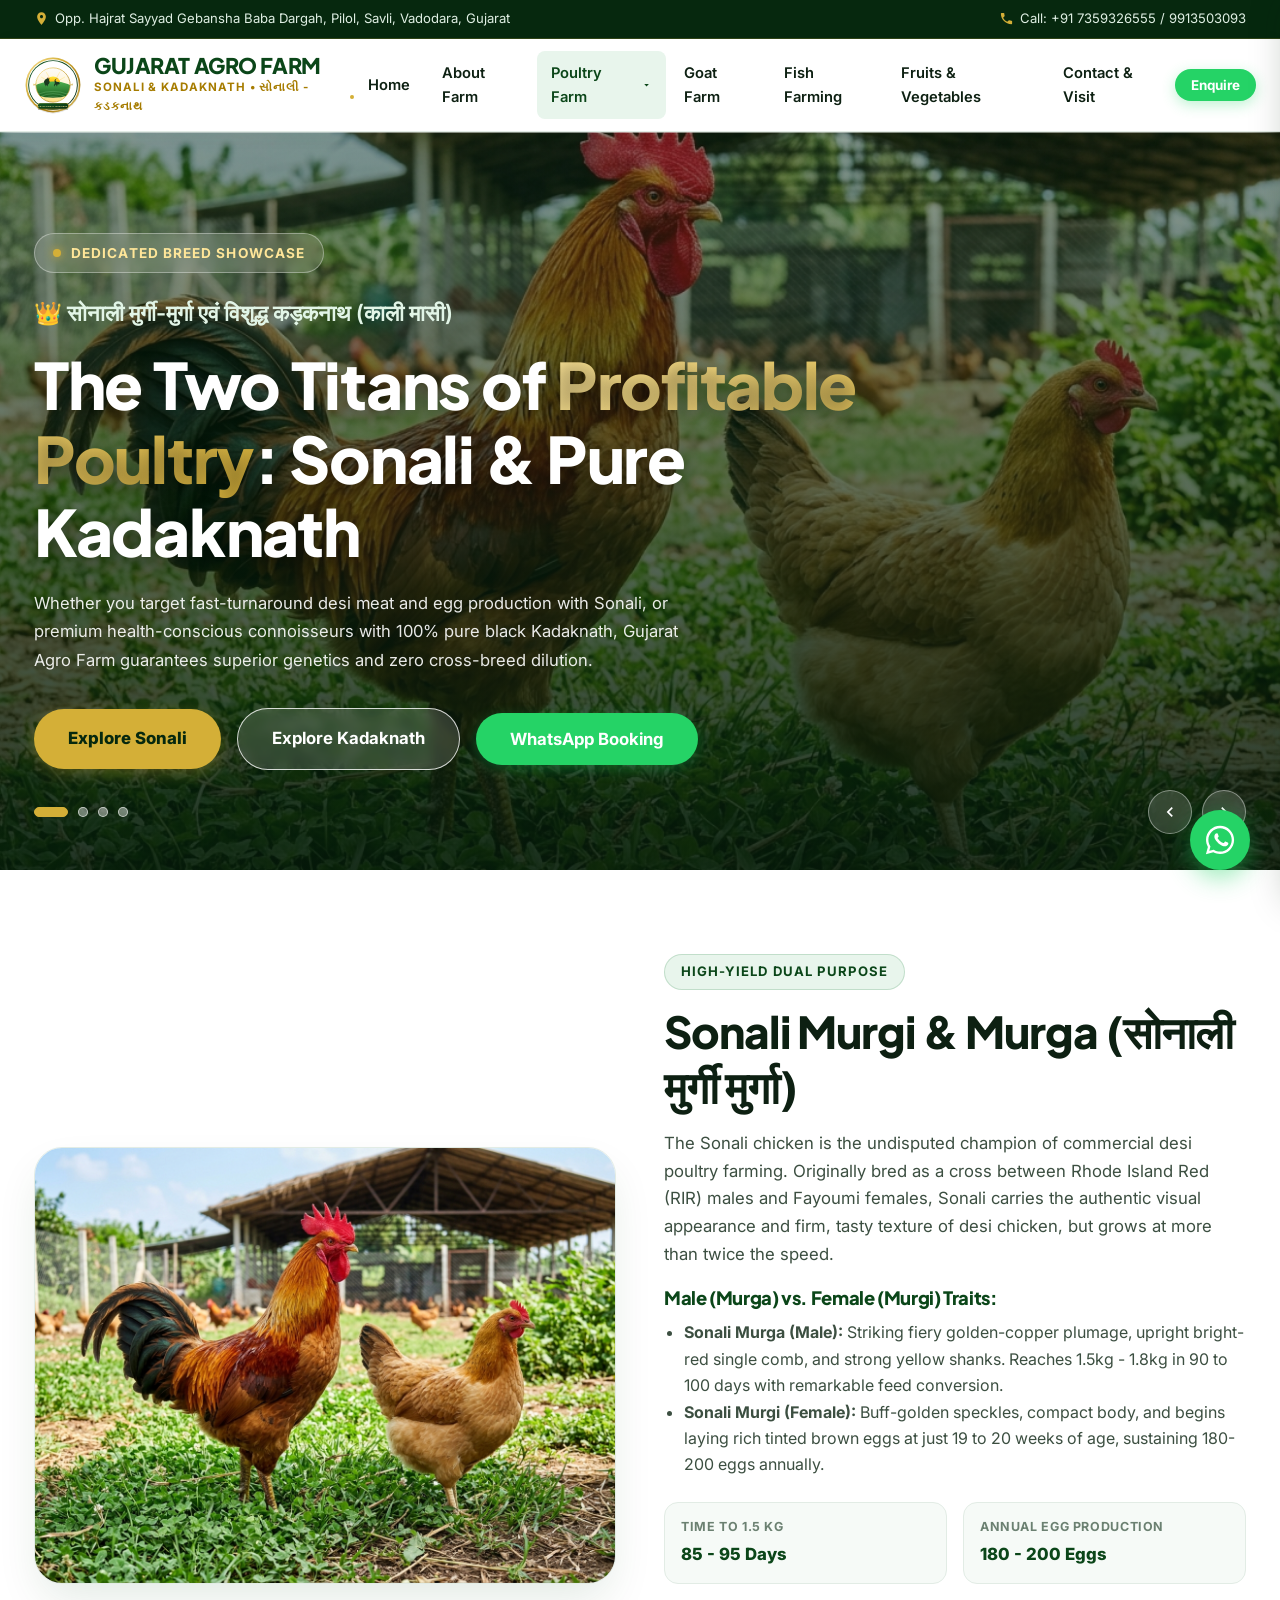
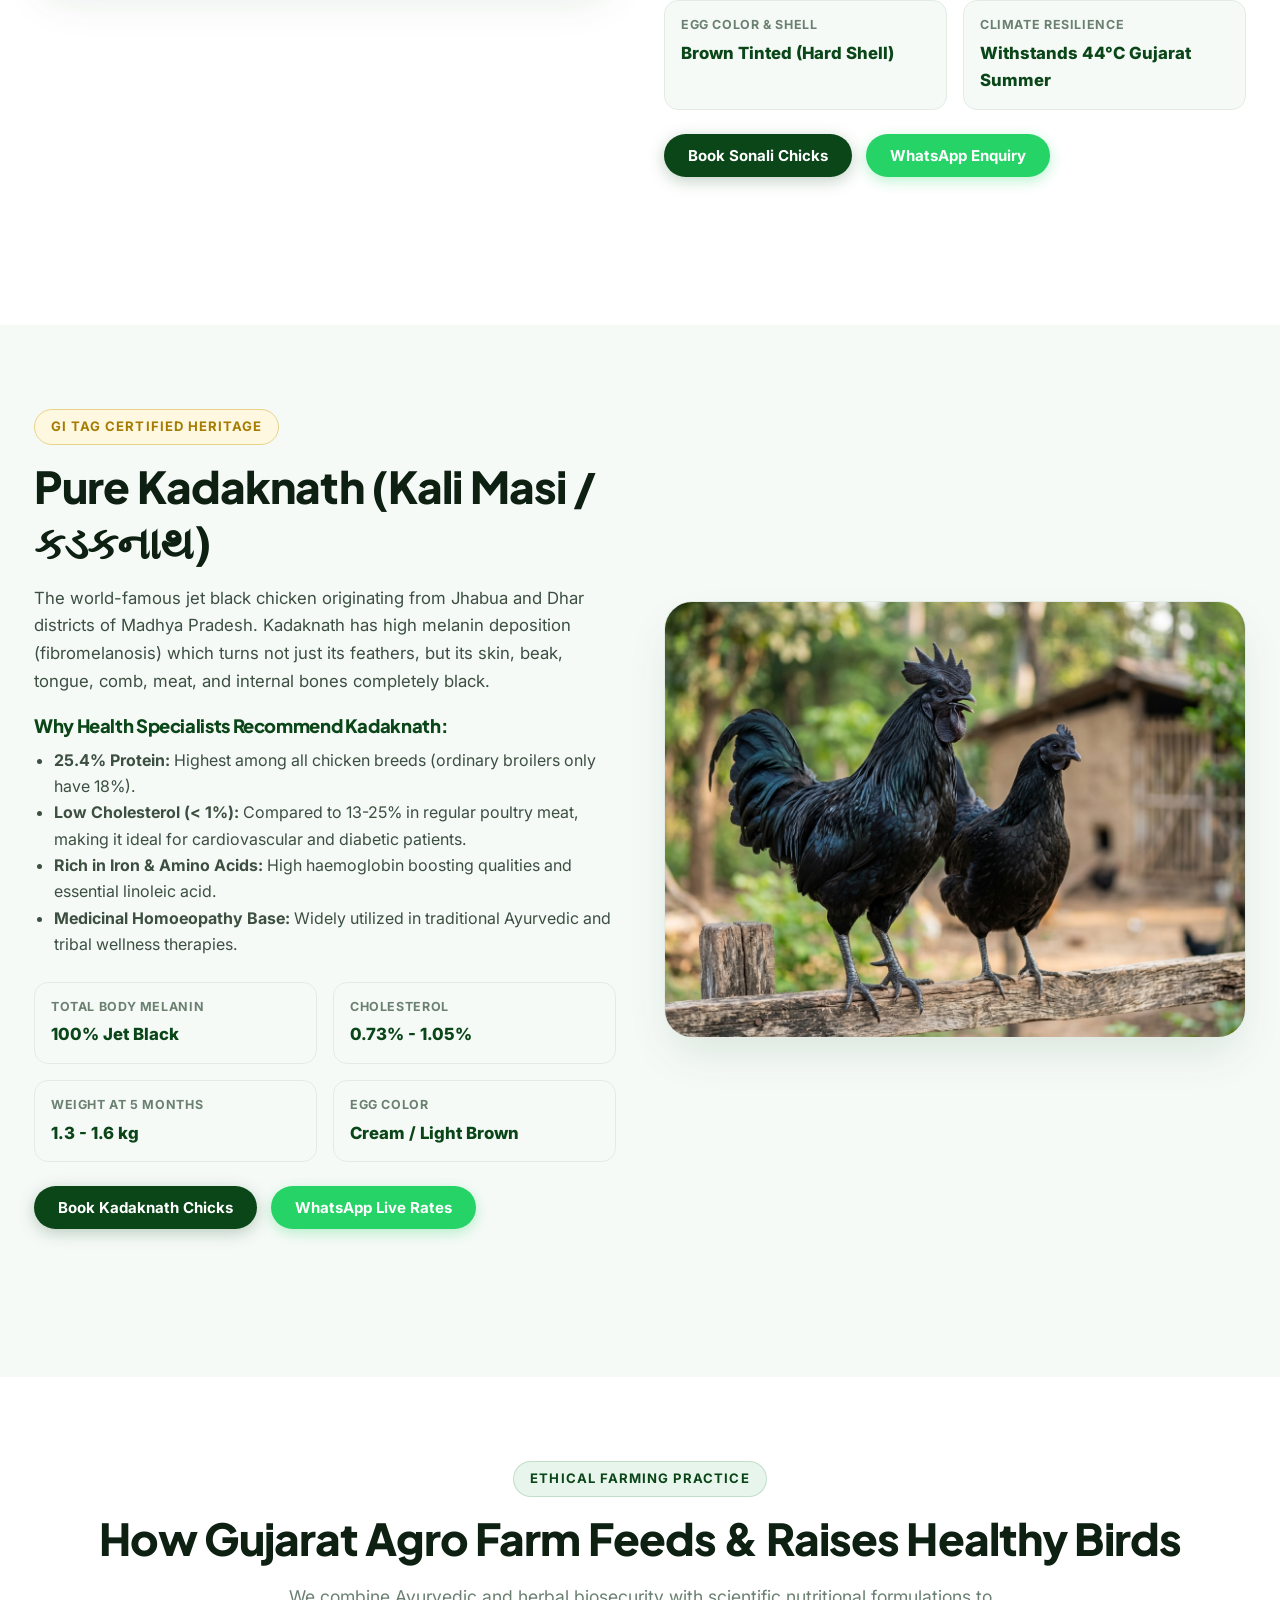
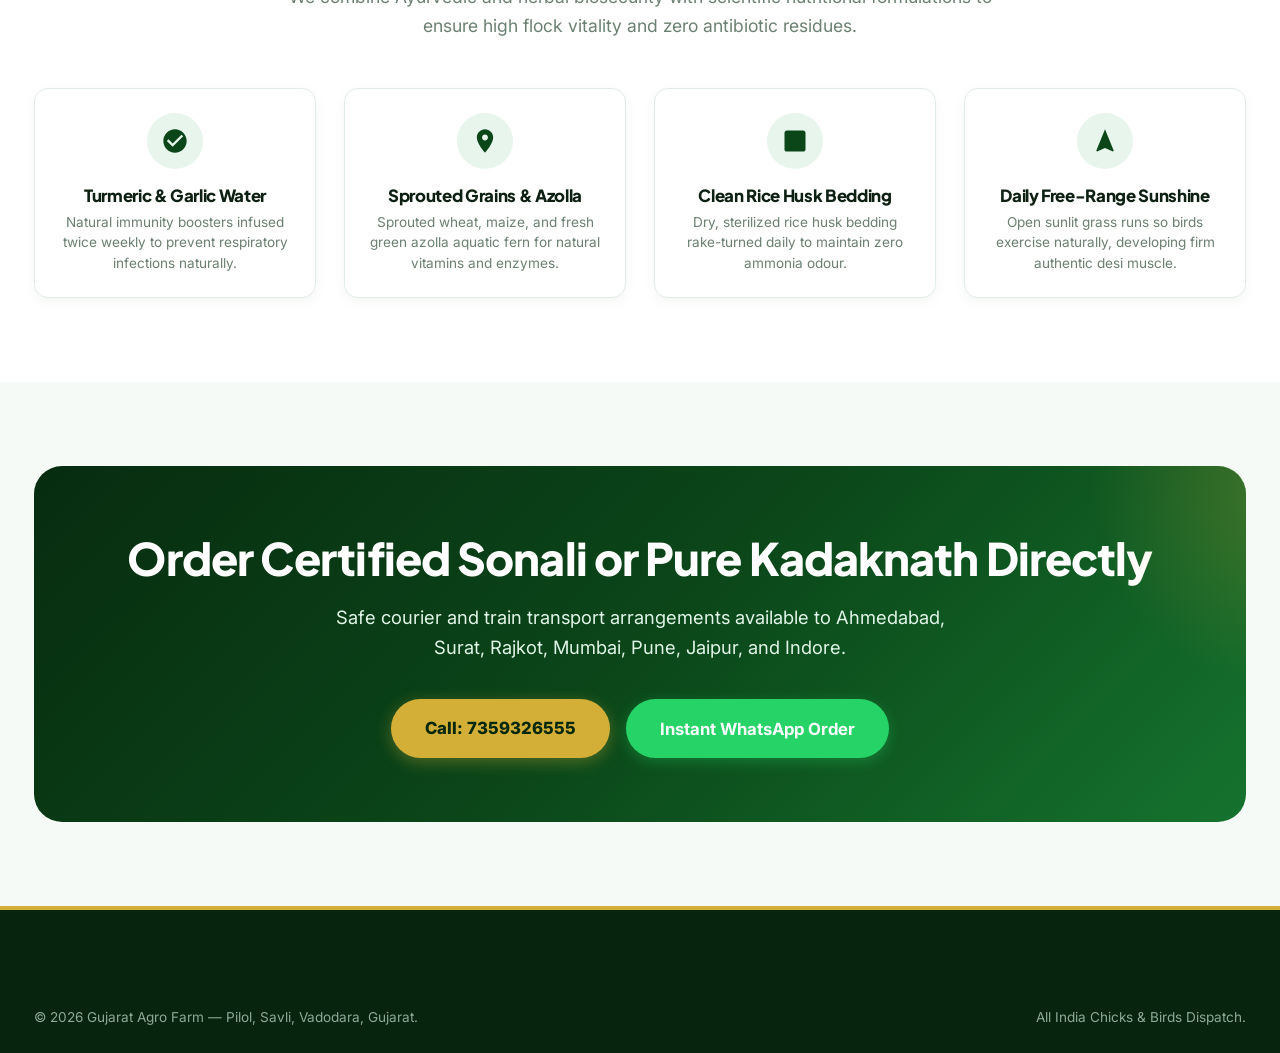
<file: sonali-kadaknath.html>
<!DOCTYPE html>
<html lang="en">
<head>
  <meta charset="UTF-8">
  <meta name="viewport" content="width=device-width, initial-scale=1.0">
  <title>Sonali & Kadaknath Poultry — Gujarat Agro Farm Vadodara</title>
  <meta name="description" content="Dedicated breed guide for Sonali Murgi Murga and 100% Pure Jet Black Kadaknath (Kali Masi) at Gujarat Agro Farm, Pilol, Vadodara. Day-old chicks, breeding pairs, and fertile eggs.">
  <link rel="stylesheet" href="styles/main.css">
</head>
<body>

  <!-- Top Bar -->
  <div class="topbar">
    <div class="container topbar-content">
      <div class="topbar-left">
        <span class="topbar-item">
          <svg viewBox="0 0 24 24"><path d="M12 2C8.13 2 5 5.13 5 9c0 5.25 7 13 7 13s7-7.75 7-13c0-3.87-3.13-7-7-7zm0 9.5c-1.38 0-2.5-1.12-2.5-2.5s1.12-2.5 2.5-2.5 2.5 1.12 2.5 2.5-1.12 2.5-2.5 2.5z"/></svg>
          Opp. Hajrat Sayyad Gebansha Baba Dargah, Pilol, Savli, Vadodara, Gujarat
        </span>
      </div>
      <div class="topbar-right">
        <a href="tel:+917359326555" class="topbar-item">
          <svg viewBox="0 0 24 24"><path d="M6.62 10.79c1.44 2.83 3.76 5.14 6.59 6.59l2.2-2.2c.27-.27.67-.36 1.02-.24 1.12.37 2.33.57 3.57.57.55 0 1 .45 1 1V20c0 .55-.45 1-1 1-9.39 0-17-7.61-17-17 0-.55.45-1 1-1h3.5c.55 0 1 .45 1 1 0 1.25.2 2.45.57 3.57.11.35.03.74-.25 1.02l-2.2 2.2z"/></svg>
          Call: +91 7359326555 / 9913503093
        </a>
      </div>
    </div>
  </div>

  <!-- Header -->
  <header class="site-header">
    <div class="nav-container">
      <a href="index.html" class="brand-logo-wrap">
        <img src="assets/logo.svg" alt="Emblem" class="brand-logo-img">
        <div class="brand-text">
          <span class="brand-title">GUJARAT AGRO FARM</span>
          <span class="brand-slogan">Sonali & Kadaknath • સોનાલી - કડકનાથ</span>
        </div>
      </a>

      <nav class="nav-menu">
        <div class="nav-item"><a href="index.html" class="nav-link">Home</a></div>
        <div class="nav-item"><a href="about.html" class="nav-link">About Farm</a></div>
        <div class="nav-item">
          <a href="poultry.html" class="nav-link active">Poultry Farm <svg class="chevron" viewBox="0 0 24 24"><path d="M7 10l5 5 5-5z"/></svg></a>
          <div class="dropdown-menu">
            <a href="poultry.html" class="dropdown-link">All Poultry Breeds</a>
            <a href="sonali-kadaknath.html" class="dropdown-link">Sonali Murgi & Murga</a>
            <a href="sonali-kadaknath.html#kadaknath" class="dropdown-link">Kadaknath (Kali Masi)</a>
            <a href="turkey-guinea-australorp.html" class="dropdown-link">Broiler Turkey</a>
            <a href="turkey-guinea-australorp.html#guinea" class="dropdown-link">Guinea Fowl (तीतर)</a>
            <a href="turkey-guinea-australorp.html#australorp" class="dropdown-link">Black Australorp</a>
          </div>
        </div>
        <div class="nav-item"><a href="goat-farm.html" class="nav-link">Goat Farm</a></div>
        <div class="nav-item"><a href="fish-farming.html" class="nav-link">Fish Farming</a></div>
        <div class="nav-item"><a href="fruits-vegetables.html" class="nav-link">Fruits & Vegetables</a></div>
        <div class="nav-item"><a href="contact.html" class="nav-link">Contact & Visit</a></div>
      </nav>

      <div class="nav-actions">
        <button class="btn btn-whatsapp btn-sm" data-enquire="Sonali / Kadaknath">Enquire</button>
        <button class="mobile-toggle" aria-label="Toggle Menu"><svg viewBox="0 0 24 24" fill="none" stroke-width="2"><path d="M4 6h16M4 12h16M4 18h16"/></svg></button>
      </div>
    </div>
  </header>

  <!-- Mobile Drawer -->
  <div class="mobile-nav-drawer">
    <div class="drawer-header">
      <div class="brand-logo-wrap">
        <img src="assets/logo.svg" alt="Logo" class="brand-logo-img" style="width: 44px; height: 44px;">
        <span class="brand-title" style="font-size: 1.15rem;">GUJARAT AGRO</span>
      </div>
      <button class="drawer-close" style="background:none; border:none; font-size:2rem; cursor:pointer;">&times;</button>
    </div>
    <ul class="drawer-links">
      <li><a href="index.html" class="drawer-link">Home</a></li>
      <li><a href="poultry.html" class="drawer-link active">Poultry Farm</a></li>
      <li><a href="sonali-kadaknath.html" class="drawer-link">Sonali & Kadaknath</a></li>
      <li><a href="goat-farm.html" class="drawer-link">Goat Farm</a></li>
      <li><a href="fish-farming.html" class="drawer-link">Fish Farming</a></li>
      <li><a href="fruits-vegetables.html" class="drawer-link">Fruits & Vegetables</a></li>
      <li><a href="contact.html" class="drawer-link">Contact & Visit</a></li>
    </ul>
  </div>

  <!-- HERO SLIDESHOW (3-SECOND AUTO TRANSITION) -->
  <section class="hero-slider-section">
    <div class="hero-slider-container">
      <div class="hero-slide active">
        <img src="assets/images/breed-sonali.jpg" alt="Sonali Rooster and Hen" class="hero-slide-img">
      </div>
      <div class="hero-slide">
        <img src="assets/images/breed-kadaknath.jpg" alt="Kadaknath Pure Black Breed" class="hero-slide-img">
      </div>
      <div class="hero-slide">
        <img src="assets/images/poultry-chicks.jpg" alt="Sonali and Kadaknath Chicks" class="hero-slide-img">
      </div>
      <div class="hero-slide">
        <img src="assets/images/farm-fresh-eggs.jpg" alt="Desi Farm Fresh Eggs" class="hero-slide-img">
      </div>
    </div>
    <div class="hero-overlay"></div>

    <div class="container">
      <div class="hero-content">
        <div class="hero-badge-wrap">
          <span class="hero-badge-pulse"></span>
          <span class="hero-badge-text">DEDICATED BREED SHOWCASE</span>
        </div>
        <div class="hero-slogan-indic">
          <span>👑 सोनाली मुर्गी-मुर्गा एवं विशुद्ध कड़कनाथ (काली मासी)</span>
        </div>
        <h1 class="hero-title">
          The Two Titans of <span class="gold-highlight">Profitable Poultry</span>: Sonali &amp; Pure Kadaknath
        </h1>
        <p class="hero-description">
          Whether you target fast-turnaround desi meat and egg production with Sonali, or premium health-conscious connoisseurs with 100% pure black Kadaknath, Gujarat Agro Farm guarantees superior genetics and zero cross-breed dilution.
        </p>
        <div class="hero-cta-group">
          <a href="#sonali" class="btn btn-gold btn-lg">Explore Sonali</a>
          <a href="#kadaknath" class="btn btn-outline-white btn-lg">Explore Kadaknath</a>
          <button class="btn btn-whatsapp btn-lg" data-enquire="Sonali & Kadaknath DOC">WhatsApp Booking</button>
        </div>
      </div>
    </div>

    <!-- 3-Second Slider Controls -->
    <div class="slider-controls">
      <div class="container slider-controls-inner">
        <div class="slider-indicators">
          <span class="slider-dot active" data-slide="0"></span>
          <span class="slider-dot" data-slide="1"></span>
          <span class="slider-dot" data-slide="2"></span>
          <span class="slider-dot" data-slide="3"></span>
        </div>
        <div class="slider-nav-arrows">
          <button class="slider-arrow-btn slider-prev" aria-label="Previous"><svg viewBox="0 0 24 24"><path d="M15.41 7.41L14 6l-6 6 6 6 1.41-1.41L10.83 12z"/></svg></button>
          <button class="slider-arrow-btn slider-next" aria-label="Next"><svg viewBox="0 0 24 24"><path d="M10 6L8.59 7.41 13.17 12l-4.58 4.59L10 18l6-6z"/></svg></button>
        </div>
      </div>
    </div>
  </section>

  <!-- SECTION 1: SONALI IN-DEPTH -->
  <section id="sonali" class="section-padding bg-white">
    <div class="container">
      <div class="breed-showcase-row">
        <div class="breed-showcase-gallery">
          <img src="assets/images/breed-sonali.jpg" alt="Sonali Rooster and Hen in Farm" class="breed-showcase-img">
        </div>
        <div class="breed-showcase-text">
          <span class="section-tag">High-Yield Dual Purpose</span>
          <h2 class="section-heading">Sonali Murgi & Murga (सोनाली मुर्गी मुर्गा)</h2>
          <p style="font-size: 1.05rem; color: var(--text-body); margin-bottom: 18px;">
            The Sonali chicken is the undisputed champion of commercial desi poultry farming. Originally bred as a cross between Rhode Island Red (RIR) males and Fayoumi females, Sonali carries the authentic visual appearance and firm, tasty texture of desi chicken, but grows at more than twice the speed.
          </p>

          <h4 style="font-size: 1.15rem; color: var(--primary-green); margin-bottom: 10px;">Male (Murga) vs. Female (Murgi) Traits:</h4>
          <ul style="list-style: disc; margin-left: 20px; color: var(--text-body); margin-bottom: 24px;">
            <li><strong>Sonali Murga (Male):</strong> Striking fiery golden-copper plumage, upright bright-red single comb, and strong yellow shanks. Reaches 1.5kg - 1.8kg in 90 to 100 days with remarkable feed conversion.</li>
            <li><strong>Sonali Murgi (Female):</strong> Buff-golden speckles, compact body, and begins laying rich tinted brown eggs at just 19 to 20 weeks of age, sustaining 180-200 eggs annually.</li>
          </ul>

          <div class="breed-specs-grid">
            <div class="spec-box">
              <div class="spec-label">Time to 1.5 kg</div>
              <div class="spec-value">85 - 95 Days</div>
            </div>
            <div class="spec-box">
              <div class="spec-label">Annual Egg Production</div>
              <div class="spec-value">180 - 200 Eggs</div>
            </div>
            <div class="spec-box">
              <div class="spec-label">Egg Color & Shell</div>
              <div class="spec-value">Brown Tinted (Hard Shell)</div>
            </div>
            <div class="spec-box">
              <div class="spec-label">Climate Resilience</div>
              <div class="spec-value">Withstands 44°C Gujarat Summer</div>
            </div>
          </div>

          <div style="display: flex; gap: 14px; flex-wrap: wrap;">
            <button class="btn btn-primary" data-enquire="Sonali Day-Old Chicks">Book Sonali Chicks</button>
            <button class="btn btn-whatsapp" data-enquire="Sonali Breeding Pairs">WhatsApp Enquiry</button>
          </div>
        </div>
      </div>
    </div>
  </section>

  <!-- SECTION 2: KADAKNATH IN-DEPTH -->
  <section id="kadaknath" class="section-padding bg-subtle">
    <div class="container">
      <div class="breed-showcase-row reverse">
        <div class="breed-showcase-gallery">
          <img src="assets/images/breed-kadaknath.jpg" alt="Pure Jet Black Kadaknath Rooster and Hen" class="breed-showcase-img">
        </div>
        <div class="breed-showcase-text">
          <span class="section-tag gold">GI Tag Certified Heritage</span>
          <h2 class="section-heading">Pure Kadaknath (Kali Masi / કડકનાથ)</h2>
          <p style="font-size: 1.05rem; color: var(--text-body); margin-bottom: 18px;">
            The world-famous jet black chicken originating from Jhabua and Dhar districts of Madhya Pradesh. Kadaknath has high melanin deposition (fibromelanosis) which turns not just its feathers, but its skin, beak, tongue, comb, meat, and internal bones completely black.
          </p>

          <h4 style="font-size: 1.15rem; color: var(--primary-green); margin-bottom: 10px;">Why Health Specialists Recommend Kadaknath:</h4>
          <ul style="list-style: disc; margin-left: 20px; color: var(--text-body); margin-bottom: 24px;">
            <li><strong>25.4% Protein:</strong> Highest among all chicken breeds (ordinary broilers only have 18%).</li>
            <li><strong>Low Cholesterol (&lt; 1%):</strong> Compared to 13-25% in regular poultry meat, making it ideal for cardiovascular and diabetic patients.</li>
            <li><strong>Rich in Iron & Amino Acids:</strong> High haemoglobin boosting qualities and essential linoleic acid.</li>
            <li><strong>Medicinal Homoeopathy Base:</strong> Widely utilized in traditional Ayurvedic and tribal wellness therapies.</li>
          </ul>

          <div class="breed-specs-grid">
            <div class="spec-box">
              <div class="spec-label">Total Body Melanin</div>
              <div class="spec-value">100% Jet Black</div>
            </div>
            <div class="spec-box">
              <div class="spec-label">Cholesterol</div>
              <div class="spec-value">0.73% - 1.05%</div>
            </div>
            <div class="spec-box">
              <div class="spec-label">Weight at 5 Months</div>
              <div class="spec-value">1.3 - 1.6 kg</div>
            </div>
            <div class="spec-box">
              <div class="spec-label">Egg Color</div>
              <div class="spec-value">Cream / Light Brown</div>
            </div>
          </div>

          <div style="display: flex; gap: 14px; flex-wrap: wrap;">
            <button class="btn btn-primary" data-enquire="Pure Kadaknath Chicks">Book Kadaknath Chicks</button>
            <button class="btn btn-whatsapp" data-enquire="Kadaknath Meat & Birds">WhatsApp Live Rates</button>
          </div>
        </div>
      </div>
    </div>
  </section>

  <!-- NATURAL DIET & HERBAL BIOSECURITY -->
  <section class="section-padding bg-white">
    <div class="container">
      <div class="text-center">
        <span class="section-tag">Ethical Farming Practice</span>
        <h2 class="section-heading">How Gujarat Agro Farm Feeds & Raises Healthy Birds</h2>
        <p class="section-subtitle">
          We combine Ayurvedic and herbal biosecurity with scientific nutritional formulations to ensure high flock vitality and zero antibiotic residues.
        </p>
      </div>

      <div class="categories-grid" style="grid-template-columns: repeat(auto-fit, minmax(260px, 1fr));">
        <div class="trust-card">
          <div class="trust-icon-wrap"><svg viewBox="0 0 24 24"><path d="M12 2C6.48 2 2 6.48 2 12s4.48 10 10 10 10-4.48 10-10S17.52 2 12 2zm-2 15l-5-5 1.41-1.41L10 14.17l7.59-7.59L19 8l-9 9z"/></svg></div>
          <h3 class="trust-title">Turmeric & Garlic Water</h3>
          <p class="trust-desc">Natural immunity boosters infused twice weekly to prevent respiratory infections naturally.</p>
        </div>
        <div class="trust-card">
          <div class="trust-icon-wrap"><svg viewBox="0 0 24 24"><path d="M12 2C8.13 2 5 5.13 5 9c0 5.25 7 13 7 13s7-7.75 7-13c0-3.87-3.13-7-7-7zm0 9.5c-1.38 0-2.5-1.12-2.5-2.5s1.12-2.5 2.5-2.5 2.5 1.12 2.5 2.5-1.12 2.5-2.5 2.5z"/></svg></div>
          <h3 class="trust-title">Sprouted Grains & Azolla</h3>
          <p class="trust-desc">Sprouted wheat, maize, and fresh green azolla aquatic fern for natural vitamins and enzymes.</p>
        </div>
        <div class="trust-card">
          <div class="trust-icon-wrap"><svg viewBox="0 0 24 24"><path d="M19 3H5c-1.1 0-2 .9-2 2v14c0 1.1.9 2 2 2h14c1.1 0 2-.9 2-2V5c0-1.1-.9-2-2-2z"/></svg></div>
          <h3 class="trust-title">Clean Rice Husk Bedding</h3>
          <p class="trust-desc">Dry, sterilized rice husk bedding rake-turned daily to maintain zero ammonia odour.</p>
        </div>
        <div class="trust-card">
          <div class="trust-icon-wrap"><svg viewBox="0 0 24 24"><path d="M12 2L4.5 20.29l.71.71L12 18l6.79 3 .71-.71z"/></svg></div>
          <h3 class="trust-title">Daily Free-Range Sunshine</h3>
          <p class="trust-desc">Open sunlit grass runs so birds exercise naturally, developing firm authentic desi muscle.</p>
        </div>
      </div>
    </div>
  </section>

  <!-- CTA -->
  <section class="section-padding bg-subtle">
    <div class="container">
      <div class="cta-banner">
        <h2 class="cta-banner-title">Order Certified Sonali or Pure Kadaknath Directly</h2>
        <p class="cta-banner-desc">
          Safe courier and train transport arrangements available to Ahmedabad, Surat, Rajkot, Mumbai, Pune, Jaipur, and Indore.
        </p>
        <div style="display: flex; gap: 16px; justify-content: center; flex-wrap: wrap;">
          <a href="tel:+917359326555" class="btn btn-gold btn-lg">Call: 7359326555</a>
          <button class="btn btn-whatsapp btn-lg" data-enquire="Sonali and Kadaknath Booking">Instant WhatsApp Order</button>
        </div>
      </div>
    </div>
  </section>

  <!-- Footer -->
  <footer class="site-footer">
    <div class="container">
      <div class="footer-bottom">
        <div>&copy; 2026 Gujarat Agro Farm — Pilol, Savli, Vadodara, Gujarat.</div>
        <div>All India Chicks & Birds Dispatch.</div>
      </div>
    </div>
  </footer>

  <!-- Floating WhatsApp -->
  <a href="https://wa.me/917359326555?text=Namaste%20Gujarat%20Agro%20Farm,%20I%20want%20to%20buy%20Sonali%20or%20Kadaknath." target="_blank" class="floating-whatsapp" aria-label="WhatsApp">
    <svg viewBox="0 0 24 24"><path d="M12.04 2C6.58 2 2.13 6.45 2.13 11.91C2.13 13.66 2.59 15.36 3.45 16.86L2.05 22L7.3 20.62C8.75 21.41 10.38 21.83 12.04 21.83C17.5 21.83 21.95 17.38 21.95 11.92C21.95 9.27 20.92 6.78 19.05 4.91C17.18 3.03 14.69 2 12.04 2M12.05 3.67C14.25 3.67 16.31 4.53 17.87 6.09C19.42 7.65 20.28 9.72 20.28 11.92C20.28 16.46 16.58 20.15 12.04 20.15C10.56 20.15 9.11 19.76 7.85 19L7.55 18.83L4.43 19.65L5.26 16.61L5.06 16.29C4.24 15 3.8 13.47 3.8 11.91C3.81 7.37 7.5 3.67 12.05 3.67M9.53 7.34C9.36 7.34 9.09 7.4 8.87 7.65C8.65 7.9 8.03 8.48 8.03 9.67C8.03 10.86 8.9 12 9.02 12.16C9.14 12.33 10.73 14.77 13.16 15.82C13.74 16.07 14.19 16.22 14.54 16.33C15.12 16.51 15.65 16.49 16.07 16.43C16.54 16.36 17.51 15.84 17.72 15.26C17.92 14.68 17.92 14.18 17.86 14.07C17.8 13.97 17.65 13.91 17.43 13.8C17.2 13.69 16.1 13.15 15.89 13.08C15.69 13 15.54 12.96 15.4 13.19C15.25 13.41 14.83 13.91 14.7 14.07C14.58 14.22 14.45 14.24 14.23 14.13C14 14.02 13.06 13.71 11.95 12.72C11.08 11.95 10.5 11 10.37 10.78C10.25 10.56 10.36 10.44 10.47 10.33C10.57 10.23 10.7 10.05 10.81 9.92C10.93 9.8 10.97 9.7 11.05 9.55C11.12 9.4 11.08 9.27 11.03 9.16C10.97 9.05 10.55 8.02 10.37 7.6C10.2 7.18 10.03 7.24 9.89 7.24C9.76 7.23 9.61 7.23 9.46 7.23L9.53 7.34Z"/></svg>
  </a>

  <!-- Mobile Sticky Bar -->
  <div class="mobile-sticky-bar">
    <div class="mobile-sticky-inner">
      <a href="tel:+917359326555" class="btn btn-primary btn-sm">Call Farm</a>
      <a href="https://wa.me/917359326555?text=Namaste%20Gujarat%20Agro%20Farm,%20I%20want%20to%20buy%20Sonali%20or%20Kadaknath." target="_blank" class="btn btn-whatsapp btn-sm">WhatsApp Order</a>
    </div>
  </div>

  <!-- Inquiry Modal -->
  <div id="inquiryModal" class="modal-backdrop">
    <div class="modal-card">
      <div class="modal-header">
        <h3 class="modal-title">Order Sonali & Kadaknath</h3>
        <button class="modal-close">&times;</button>
      </div>
      <div class="modal-body">
        <form id="inquiryForm">
          <div class="form-group">
            <label class="form-label" for="modalBreedSelect">Selected Breed</label>
            <select id="modalBreedSelect" class="form-control" required>
              <option value="Sonali Murgi & Murga (Chicks)">Sonali Chicks (DOC)</option>
              <option value="Sonali 1-Month Vaccinated">Sonali 1-Month Vaccinated Stock</option>
              <option value="Pure Kadaknath Day-Old Chicks">Pure Kadaknath Day-Old Chicks</option>
              <option value="Kadaknath Breeding Pairs (Adult)">Kadaknath Adult Breeding Pairs</option>
              <option value="Hatching Fertile Eggs">Hatching Fertile Eggs</option>
            </select>
          </div>
          <div class="form-group">
            <label class="form-label" for="modalQty">Quantity</label>
            <input type="text" id="modalQty" class="form-control" placeholder="e.g. 500 Chicks" required>
          </div>
          <div class="form-group">
            <label class="form-label" for="modalName">Your Name</label>
            <input type="text" id="modalName" class="form-control" placeholder="Full Name" required>
          </div>
          <div class="form-group">
            <label class="form-label" for="modalPhone">Phone / WhatsApp</label>
            <input type="tel" id="modalPhone" class="form-control" placeholder="Mobile Number" required>
          </div>
          <div class="form-group">
            <label class="form-label" for="modalCity">City / State</label>
            <input type="text" id="modalCity" class="form-control" placeholder="Delivery Location" required>
          </div>
          <button type="submit" class="btn btn-whatsapp" style="width: 100%; padding: 14px;">Submit on WhatsApp</button>
        </form>
      </div>
    </div>
  </div>

  <script src="js/main.js"></script>
</body>
</html>
</file>
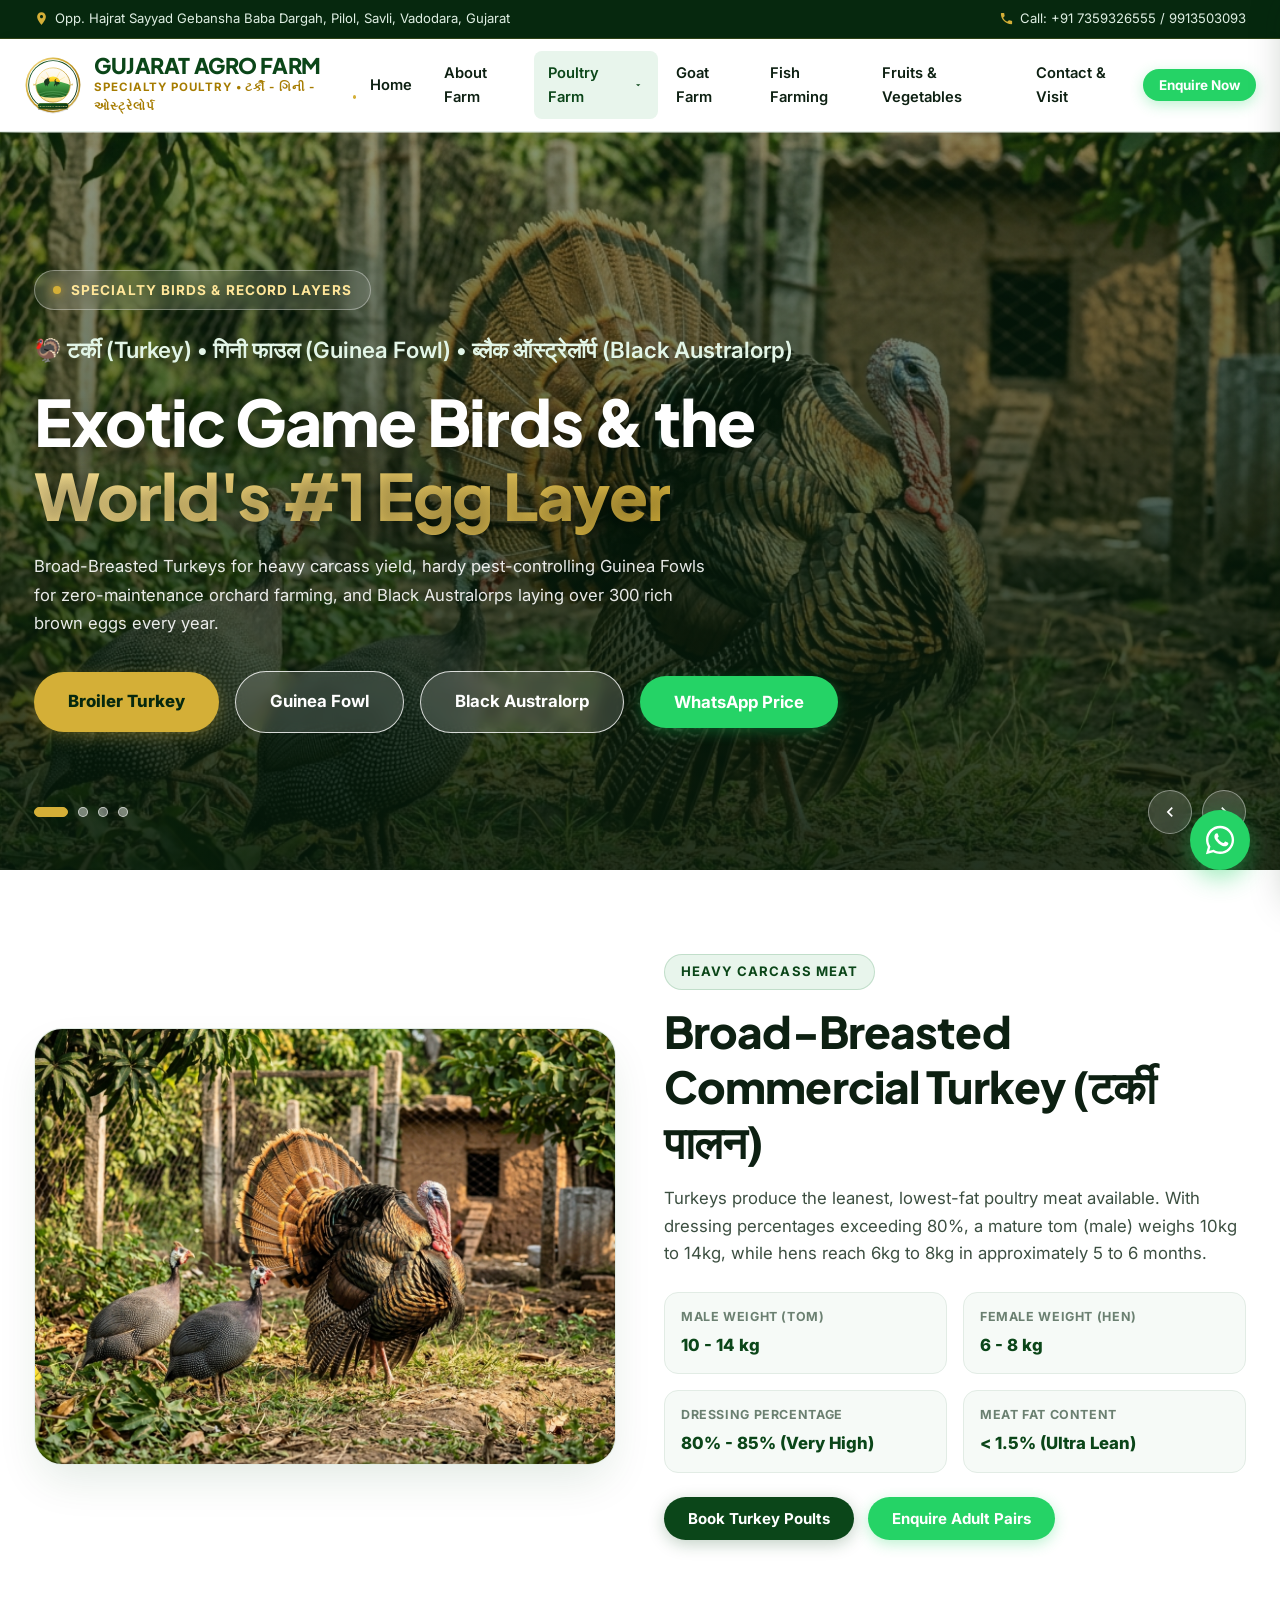
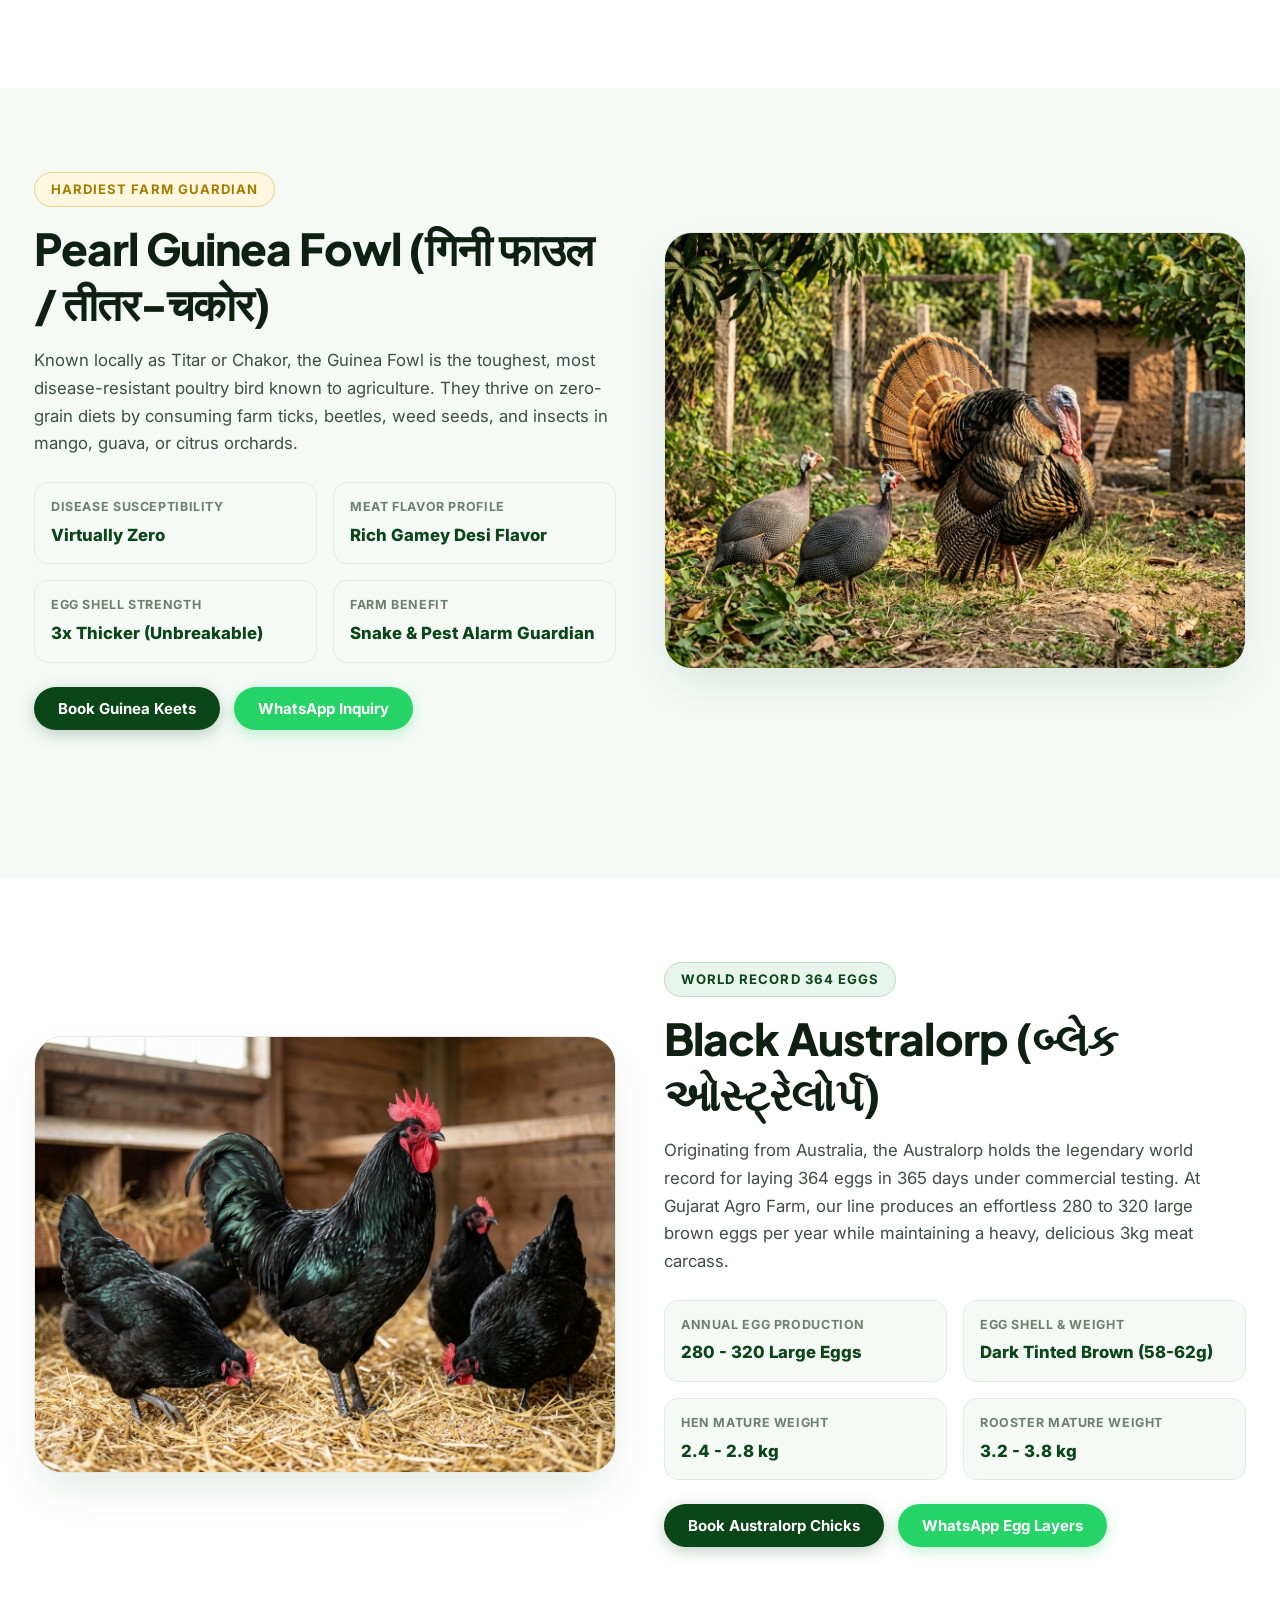
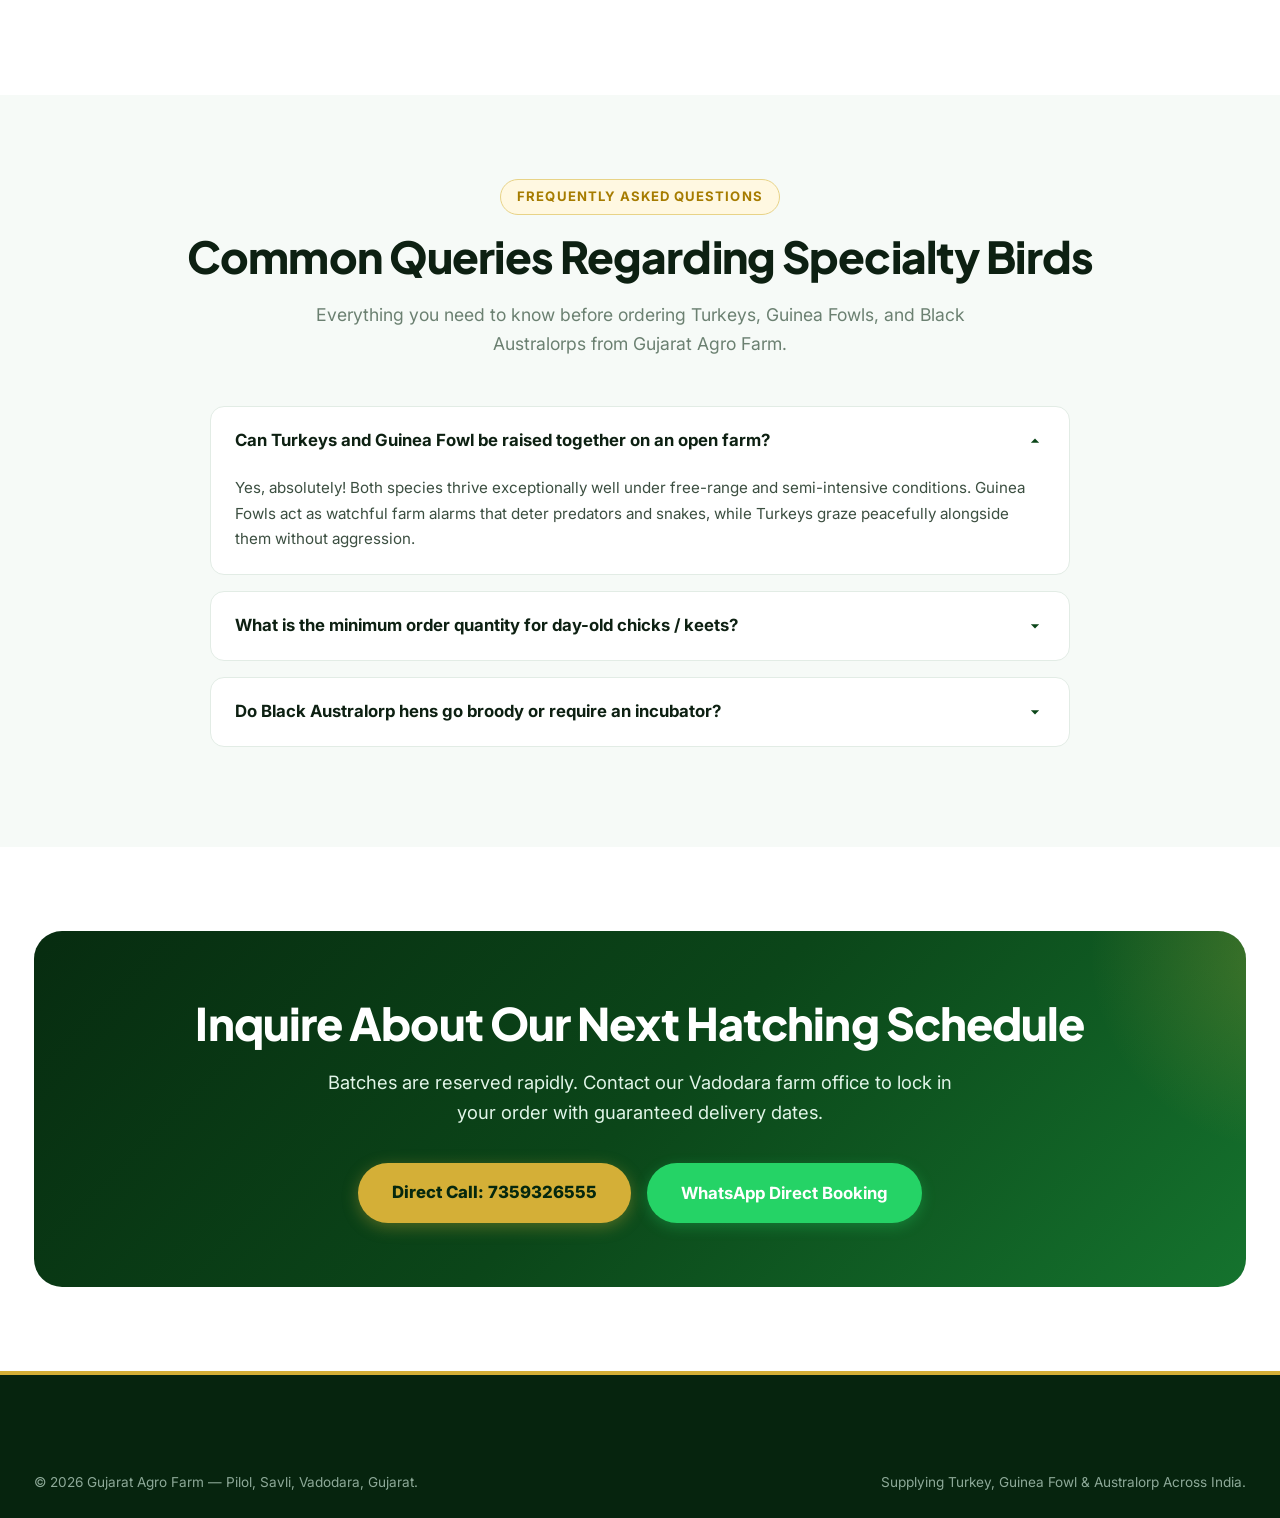
<file: turkey-guinea-australorp.html>
<!DOCTYPE html>
<html lang="en">
<head>
  <meta charset="UTF-8">
  <meta name="viewport" content="width=device-width, initial-scale=1.0">
  <title>Turkey, Guinea Fowl & Black Australorp — Gujarat Agro Farm Vadodara</title>
  <meta name="description" content="Commercial Broiler Turkey, Pearl Guinea Fowl (तीतर), and champion egg-layer Black Australorp at Gujarat Agro Farm, Pilol, Vadodara. Pure breeds and day-old keets/poults.">
  <link rel="stylesheet" href="styles/main.css">
</head>
<body>

  <!-- Top Bar -->
  <div class="topbar">
    <div class="container topbar-content">
      <div class="topbar-left">
        <span class="topbar-item">
          <svg viewBox="0 0 24 24"><path d="M12 2C8.13 2 5 5.13 5 9c0 5.25 7 13 7 13s7-7.75 7-13c0-3.87-3.13-7-7-7zm0 9.5c-1.38 0-2.5-1.12-2.5-2.5s1.12-2.5 2.5-2.5 2.5 1.12 2.5 2.5-1.12 2.5-2.5 2.5z"/></svg>
          Opp. Hajrat Sayyad Gebansha Baba Dargah, Pilol, Savli, Vadodara, Gujarat
        </span>
      </div>
      <div class="topbar-right">
        <a href="tel:+917359326555" class="topbar-item">
          <svg viewBox="0 0 24 24"><path d="M6.62 10.79c1.44 2.83 3.76 5.14 6.59 6.59l2.2-2.2c.27-.27.67-.36 1.02-.24 1.12.37 2.33.57 3.57.57.55 0 1 .45 1 1V20c0 .55-.45 1-1 1-9.39 0-17-7.61-17-17 0-.55.45-1 1-1h3.5c.55 0 1 .45 1 1 0 1.25.2 2.45.57 3.57.11.35.03.74-.25 1.02l-2.2 2.2z"/></svg>
          Call: +91 7359326555 / 9913503093
        </a>
      </div>
    </div>
  </div>

  <!-- Header -->
  <header class="site-header">
    <div class="nav-container">
      <a href="index.html" class="brand-logo-wrap">
        <img src="assets/logo.svg" alt="Emblem" class="brand-logo-img">
        <div class="brand-text">
          <span class="brand-title">GUJARAT AGRO FARM</span>
          <span class="brand-slogan">Specialty Poultry • ટર્કી - ગિની - ઓસ્ટ્રેલોર્પ</span>
        </div>
      </a>

      <nav class="nav-menu">
        <div class="nav-item"><a href="index.html" class="nav-link">Home</a></div>
        <div class="nav-item"><a href="about.html" class="nav-link">About Farm</a></div>
        <div class="nav-item">
          <a href="poultry.html" class="nav-link active">Poultry Farm <svg class="chevron" viewBox="0 0 24 24"><path d="M7 10l5 5 5-5z"/></svg></a>
          <div class="dropdown-menu">
            <a href="poultry.html" class="dropdown-link">All Poultry Breeds</a>
            <a href="sonali-kadaknath.html" class="dropdown-link">Sonali Murgi & Murga</a>
            <a href="sonali-kadaknath.html#kadaknath" class="dropdown-link">Kadaknath (Kali Masi)</a>
            <a href="turkey-guinea-australorp.html" class="dropdown-link">Broiler Turkey</a>
            <a href="turkey-guinea-australorp.html#guinea" class="dropdown-link">Guinea Fowl (तीतर)</a>
            <a href="turkey-guinea-australorp.html#australorp" class="dropdown-link">Black Australorp</a>
          </div>
        </div>
        <div class="nav-item"><a href="goat-farm.html" class="nav-link">Goat Farm</a></div>
        <div class="nav-item"><a href="fish-farming.html" class="nav-link">Fish Farming</a></div>
        <div class="nav-item"><a href="fruits-vegetables.html" class="nav-link">Fruits & Vegetables</a></div>
        <div class="nav-item"><a href="contact.html" class="nav-link">Contact & Visit</a></div>
      </nav>

      <div class="nav-actions">
        <button class="btn btn-whatsapp btn-sm" data-enquire="Exotic Poultry">Enquire Now</button>
        <button class="mobile-toggle" aria-label="Toggle Menu"><svg viewBox="0 0 24 24" fill="none" stroke-width="2"><path d="M4 6h16M4 12h16M4 18h16"/></svg></button>
      </div>
    </div>
  </header>

  <!-- Mobile Drawer -->
  <div class="mobile-nav-drawer">
    <div class="drawer-header">
      <div class="brand-logo-wrap">
        <img src="assets/logo.svg" alt="Logo" class="brand-logo-img" style="width: 44px; height: 44px;">
        <span class="brand-title" style="font-size: 1.15rem;">GUJARAT AGRO</span>
      </div>
      <button class="drawer-close" style="background:none; border:none; font-size:2rem; cursor:pointer;">&times;</button>
    </div>
    <ul class="drawer-links">
      <li><a href="index.html" class="drawer-link">Home</a></li>
      <li><a href="poultry.html" class="drawer-link active">Poultry Farm</a></li>
      <li><a href="sonali-kadaknath.html" class="drawer-link">Sonali & Kadaknath</a></li>
      <li><a href="turkey-guinea-australorp.html" class="drawer-link">Turkey, Guinea & Australorp</a></li>
      <li><a href="goat-farm.html" class="drawer-link">Goat Farm</a></li>
      <li><a href="fish-farming.html" class="drawer-link">Fish Farming</a></li>
      <li><a href="fruits-vegetables.html" class="drawer-link">Fruits & Vegetables</a></li>
      <li><a href="contact.html" class="drawer-link">Contact & Visit</a></li>
    </ul>
  </div>

  <!-- HERO SLIDESHOW (3-SECOND AUTO TRANSITION) -->
  <section class="hero-slider-section">
    <div class="hero-slider-container">
      <div class="hero-slide active">
        <img src="assets/images/breed-turkey-guinea.jpg" alt="Broad Breasted Bronze Turkey and Guinea Fowl" class="hero-slide-img">
      </div>
      <div class="hero-slide">
        <img src="assets/images/breed-black-australorp.jpg" alt="Black Australorp Laying Hens" class="hero-slide-img">
      </div>
      <div class="hero-slide">
        <img src="assets/images/hero-farm-landscape.jpg" alt="Farm Grazing Fields" class="hero-slide-img">
      </div>
      <div class="hero-slide">
        <img src="assets/images/farm-fresh-eggs.jpg" alt="Farm Fresh Eggs" class="hero-slide-img">
      </div>
    </div>
    <div class="hero-overlay"></div>

    <div class="container">
      <div class="hero-content">
        <div class="hero-badge-wrap">
          <span class="hero-badge-pulse"></span>
          <span class="hero-badge-text">SPECIALTY BIRDS & RECORD LAYERS</span>
        </div>
        <div class="hero-slogan-indic">
          <span>🦃 टर्की (Turkey) • गिनी फाउल (Guinea Fowl) • ब्लैक ऑस्ट्रेलॉर्प (Black Australorp)</span>
        </div>
        <h1 class="hero-title">
          Exotic Game Birds & the <span class="gold-highlight">World's #1 Egg Layer</span>
        </h1>
        <p class="hero-description">
          Broad-Breasted Turkeys for heavy carcass yield, hardy pest-controlling Guinea Fowls for zero-maintenance orchard farming, and Black Australorps laying over 300 rich brown eggs every year.
        </p>
        <div class="hero-cta-group">
          <a href="#turkey" class="btn btn-gold btn-lg">Broiler Turkey</a>
          <a href="#guinea" class="btn btn-outline-white btn-lg">Guinea Fowl</a>
          <a href="#australorp" class="btn btn-outline-white btn-lg">Black Australorp</a>
          <button class="btn btn-whatsapp btn-lg" data-enquire="Specialty Birds">WhatsApp Price</button>
        </div>
      </div>
    </div>

    <!-- 3-Second Slider Controls -->
    <div class="slider-controls">
      <div class="container slider-controls-inner">
        <div class="slider-indicators">
          <span class="slider-dot active" data-slide="0"></span>
          <span class="slider-dot" data-slide="1"></span>
          <span class="slider-dot" data-slide="2"></span>
          <span class="slider-dot" data-slide="3"></span>
        </div>
        <div class="slider-nav-arrows">
          <button class="slider-arrow-btn slider-prev" aria-label="Previous"><svg viewBox="0 0 24 24"><path d="M15.41 7.41L14 6l-6 6 6 6 1.41-1.41L10.83 12z"/></svg></button>
          <button class="slider-arrow-btn slider-next" aria-label="Next"><svg viewBox="0 0 24 24"><path d="M10 6L8.59 7.41 13.17 12l-4.58 4.59L10 18l6-6z"/></svg></button>
        </div>
      </div>
    </div>
  </section>

  <!-- 1. TURKEY SECTION -->
  <section id="turkey" class="section-padding bg-white">
    <div class="container">
      <div class="breed-showcase-row">
        <div class="breed-showcase-gallery">
          <img src="assets/images/breed-turkey-guinea.jpg" alt="Broad Breasted Bronze Turkey" class="breed-showcase-img">
        </div>
        <div class="breed-showcase-text">
          <span class="section-tag">Heavy Carcass Meat</span>
          <h2 class="section-heading">Broad-Breasted Commercial Turkey (टर्की पालन)</h2>
          <p style="font-size: 1.05rem; color: var(--text-body); margin-bottom: 18px;">
            Turkeys produce the leanest, lowest-fat poultry meat available. With dressing percentages exceeding 80%, a mature tom (male) weighs 10kg to 14kg, while hens reach 6kg to 8kg in approximately 5 to 6 months.
          </p>

          <div class="breed-specs-grid">
            <div class="spec-box">
              <div class="spec-label">Male Weight (Tom)</div>
              <div class="spec-value">10 - 14 kg</div>
            </div>
            <div class="spec-box">
              <div class="spec-label">Female Weight (Hen)</div>
              <div class="spec-value">6 - 8 kg</div>
            </div>
            <div class="spec-box">
              <div class="spec-label">Dressing Percentage</div>
              <div class="spec-value">80% - 85% (Very High)</div>
            </div>
            <div class="spec-box">
              <div class="spec-label">Meat Fat Content</div>
              <div class="spec-value">&lt; 1.5% (Ultra Lean)</div>
            </div>
          </div>

          <div style="display: flex; gap: 14px; flex-wrap: wrap;">
            <button class="btn btn-primary" data-enquire="Turkey Poults (Chicks)">Book Turkey Poults</button>
            <button class="btn btn-whatsapp" data-enquire="Adult Turkey Pairs">Enquire Adult Pairs</button>
          </div>
        </div>
      </div>
    </div>
  </section>

  <!-- 2. GUINEA FOWL SECTION -->
  <section id="guinea" class="section-padding bg-subtle">
    <div class="container">
      <div class="breed-showcase-row reverse">
        <div class="breed-showcase-gallery">
          <img src="assets/images/breed-turkey-guinea.jpg" alt="Guinea Fowl Flock" class="breed-showcase-img">
        </div>
        <div class="breed-showcase-text">
          <span class="section-tag gold">Hardiest Farm Guardian</span>
          <h2 class="section-heading">Pearl Guinea Fowl (गिनी फाउल / तीतर-चकोर)</h2>
          <p style="font-size: 1.05rem; color: var(--text-body); margin-bottom: 18px;">
            Known locally as Titar or Chakor, the Guinea Fowl is the toughest, most disease-resistant poultry bird known to agriculture. They thrive on zero-grain diets by consuming farm ticks, beetles, weed seeds, and insects in mango, guava, or citrus orchards.
          </p>

          <div class="breed-specs-grid">
            <div class="spec-box">
              <div class="spec-label">Disease Susceptibility</div>
              <div class="spec-value">Virtually Zero</div>
            </div>
            <div class="spec-box">
              <div class="spec-label">Meat Flavor Profile</div>
              <div class="spec-value">Rich Gamey Desi Flavor</div>
            </div>
            <div class="spec-box">
              <div class="spec-label">Egg Shell Strength</div>
              <div class="spec-value">3x Thicker (Unbreakable)</div>
            </div>
            <div class="spec-box">
              <div class="spec-label">Farm Benefit</div>
              <div class="spec-value">Snake & Pest Alarm Guardian</div>
            </div>
          </div>

          <div style="display: flex; gap: 14px; flex-wrap: wrap;">
            <button class="btn btn-primary" data-enquire="Guinea Fowl Keets">Book Guinea Keets</button>
            <button class="btn btn-whatsapp" data-enquire="Guinea Fowl Flock">WhatsApp Inquiry</button>
          </div>
        </div>
      </div>
    </div>
  </section>

  <!-- 3. BLACK AUSTRALORP SECTION -->
  <section id="australorp" class="section-padding bg-white">
    <div class="container">
      <div class="breed-showcase-row">
        <div class="breed-showcase-gallery">
          <img src="assets/images/breed-black-australorp.jpg" alt="Black Australorp Champion Layer" class="breed-showcase-img">
        </div>
        <div class="breed-showcase-text">
          <span class="section-tag">World Record 364 Eggs</span>
          <h2 class="section-heading">Black Australorp (બ્લેક ઓસ્ટ્રેલોર્પ)</h2>
          <p style="font-size: 1.05rem; color: var(--text-body); margin-bottom: 18px;">
            Originating from Australia, the Australorp holds the legendary world record for laying 364 eggs in 365 days under commercial testing. At Gujarat Agro Farm, our line produces an effortless 280 to 320 large brown eggs per year while maintaining a heavy, delicious 3kg meat carcass.
          </p>

          <div class="breed-specs-grid">
            <div class="spec-box">
              <div class="spec-label">Annual Egg Production</div>
              <div class="spec-value">280 - 320 Large Eggs</div>
            </div>
            <div class="spec-box">
              <div class="spec-label">Egg Shell & Weight</div>
              <div class="spec-value">Dark Tinted Brown (58-62g)</div>
            </div>
            <div class="spec-box">
              <div class="spec-label">Hen Mature Weight</div>
              <div class="spec-value">2.4 - 2.8 kg</div>
            </div>
            <div class="spec-box">
              <div class="spec-label">Rooster Mature Weight</div>
              <div class="spec-value">3.2 - 3.8 kg</div>
            </div>
          </div>

          <div style="display: flex; gap: 14px; flex-wrap: wrap;">
            <button class="btn btn-primary" data-enquire="Black Australorp Chicks">Book Australorp Chicks</button>
            <button class="btn btn-whatsapp" data-enquire="Australorp Laying Hens">WhatsApp Egg Layers</button>
          </div>
        </div>
      </div>
    </div>
  </section>

  <!-- FAQ SECTION -->
  <section class="section-padding bg-subtle">
    <div class="container">
      <div class="text-center">
        <span class="section-tag gold">Frequently Asked Questions</span>
        <h2 class="section-heading">Common Queries Regarding Specialty Birds</h2>
        <p class="section-subtitle">
          Everything you need to know before ordering Turkeys, Guinea Fowls, and Black Australorps from Gujarat Agro Farm.
        </p>
      </div>

      <div class="faq-wrap">
        <div class="faq-item active">
          <div class="faq-header">
            <span>Can Turkeys and Guinea Fowl be raised together on an open farm?</span>
            <svg class="faq-icon" viewBox="0 0 24 24"><path d="M7 10l5 5 5-5z"/></svg>
          </div>
          <div class="faq-body">
            Yes, absolutely! Both species thrive exceptionally well under free-range and semi-intensive conditions. Guinea Fowls act as watchful farm alarms that deter predators and snakes, while Turkeys graze peacefully alongside them without aggression.
          </div>
        </div>

        <div class="faq-item">
          <div class="faq-header">
            <span>What is the minimum order quantity for day-old chicks / keets?</span>
            <svg class="faq-icon" viewBox="0 0 24 24"><path d="M7 10l5 5 5-5z"/></svg>
          </div>
          <div class="faq-body">
            For local pickup from our Pilol (Vadodara) farm, there is no minimum quantity! For train or bus transit across Gujarat, Maharashtra, MP, or Rajasthan, the minimum box order is 50 to 100 chicks to ensure adequate mutual warmth during transport.
          </div>
        </div>

        <div class="faq-item">
          <div class="faq-header">
            <span>Do Black Australorp hens go broody or require an incubator?</span>
            <svg class="faq-icon" viewBox="0 0 24 24"><path d="M7 10l5 5 5-5z"/></svg>
          </div>
          <div class="faq-body">
            Black Australorps have had broodiness bred out of them to maximize continuous egg production throughout all 12 months. For hatching chicks, we recommend using a simple incubator or placing fertile eggs under a broody desi hen.
          </div>
        </div>
      </div>
    </div>
  </section>

  <!-- CTA -->
  <section class="section-padding bg-white">
    <div class="container">
      <div class="cta-banner">
        <h2 class="cta-banner-title">Inquire About Our Next Hatching Schedule</h2>
        <p class="cta-banner-desc">
          Batches are reserved rapidly. Contact our Vadodara farm office to lock in your order with guaranteed delivery dates.
        </p>
        <div style="display: flex; gap: 16px; justify-content: center; flex-wrap: wrap;">
          <a href="tel:+917359326555" class="btn btn-gold btn-lg">Direct Call: 7359326555</a>
          <button class="btn btn-whatsapp btn-lg" data-enquire="Turkey, Guinea & Australorp Booking">WhatsApp Direct Booking</button>
        </div>
      </div>
    </div>
  </section>

  <!-- Footer -->
  <footer class="site-footer">
    <div class="container">
      <div class="footer-bottom">
        <div>&copy; 2026 Gujarat Agro Farm — Pilol, Savli, Vadodara, Gujarat.</div>
        <div>Supplying Turkey, Guinea Fowl & Australorp Across India.</div>
      </div>
    </div>
  </footer>

  <!-- Floating WhatsApp -->
  <a href="https://wa.me/917359326555?text=Namaste%20Gujarat%20Agro%20Farm,%20I%20am%20interested%20in%20Turkey%20or%20Guinea%20Fowl." target="_blank" class="floating-whatsapp" aria-label="WhatsApp">
    <svg viewBox="0 0 24 24"><path d="M12.04 2C6.58 2 2.13 6.45 2.13 11.91C2.13 13.66 2.59 15.36 3.45 16.86L2.05 22L7.3 20.62C8.75 21.41 10.38 21.83 12.04 21.83C17.5 21.83 21.95 17.38 21.95 11.92C21.95 9.27 20.92 6.78 19.05 4.91C17.18 3.03 14.69 2 12.04 2M12.05 3.67C14.25 3.67 16.31 4.53 17.87 6.09C19.42 7.65 20.28 9.72 20.28 11.92C20.28 16.46 16.58 20.15 12.04 20.15C10.56 20.15 9.11 19.76 7.85 19L7.55 18.83L4.43 19.65L5.26 16.61L5.06 16.29C4.24 15 3.8 13.47 3.8 11.91C3.81 7.37 7.5 3.67 12.05 3.67M9.53 7.34C9.36 7.34 9.09 7.4 8.87 7.65C8.65 7.9 8.03 8.48 8.03 9.67C8.03 10.86 8.9 12 9.02 12.16C9.14 12.33 10.73 14.77 13.16 15.82C13.74 16.07 14.19 16.22 14.54 16.33C15.12 16.51 15.65 16.49 16.07 16.43C16.54 16.36 17.51 15.84 17.72 15.26C17.92 14.68 17.92 14.18 17.86 14.07C17.8 13.97 17.65 13.91 17.43 13.8C17.2 13.69 16.1 13.15 15.89 13.08C15.69 13 15.54 12.96 15.4 13.19C15.25 13.41 14.83 13.91 14.7 14.07C14.58 14.22 14.45 14.24 14.23 14.13C14 14.02 13.06 13.71 11.95 12.72C11.08 11.95 10.5 11 10.37 10.78C10.25 10.56 10.36 10.44 10.47 10.33C10.57 10.23 10.7 10.05 10.81 9.92C10.93 9.8 10.97 9.7 11.05 9.55C11.12 9.4 11.08 9.27 11.03 9.16C10.97 9.05 10.55 8.02 10.37 7.6C10.2 7.18 10.03 7.24 9.89 7.24C9.76 7.23 9.61 7.23 9.46 7.23L9.53 7.34Z"/></svg>
  </a>

  <!-- Mobile Sticky Bar -->
  <div class="mobile-sticky-bar">
    <div class="mobile-sticky-inner">
      <a href="tel:+917359326555" class="btn btn-primary btn-sm">Call Farm</a>
      <a href="https://wa.me/917359326555?text=Namaste%20Gujarat%20Agro%20Farm,%20I%20want%20to%20buy%20Turkey%20or%20Guinea%20Fowl." target="_blank" class="btn btn-whatsapp btn-sm">WhatsApp Order</a>
    </div>
  </div>

  <!-- Inquiry Modal -->
  <div id="inquiryModal" class="modal-backdrop">
    <div class="modal-card">
      <div class="modal-header">
        <h3 class="modal-title">Specialty Birds Inquiry</h3>
        <button class="modal-close">&times;</button>
      </div>
      <div class="modal-body">
        <form id="inquiryForm">
          <div class="form-group">
            <label class="form-label" for="modalBreedSelect">Select Bird Breed</label>
            <select id="modalBreedSelect" class="form-control" required>
              <option value="Broiler Turkey Poults (1 Month)">Broiler Turkey Poults (1 Month)</option>
              <option value="Broiler Turkey Adult Breeding Pair">Broiler Turkey Adult Breeding Pair</option>
              <option value="Guinea Fowl Keets (Chicks)">Guinea Fowl Keets (Chicks)</option>
              <option value="Guinea Fowl Adult Pair">Guinea Fowl Adult Pair</option>
              <option value="Black Australorp Day-Old Chicks">Black Australorp Day-Old Chicks</option>
              <option value="Black Australorp Laying Hens">Black Australorp Laying Hens</option>
            </select>
          </div>
          <div class="form-group">
            <label class="form-label" for="modalQty">Quantity Required</label>
            <input type="text" id="modalQty" class="form-control" placeholder="e.g. 50 Birds" required>
          </div>
          <div class="form-group">
            <label class="form-label" for="modalName">Your Name</label>
            <input type="text" id="modalName" class="form-control" placeholder="Full Name" required>
          </div>
          <div class="form-group">
            <label class="form-label" for="modalPhone">Phone / WhatsApp</label>
            <input type="tel" id="modalPhone" class="form-control" placeholder="Mobile Number" required>
          </div>
          <div class="form-group">
            <label class="form-label" for="modalCity">City / Location</label>
            <input type="text" id="modalCity" class="form-control" placeholder="District, State" required>
          </div>
          <button type="submit" class="btn btn-whatsapp" style="width: 100%; padding: 14px;">Inquire via WhatsApp</button>
        </form>
      </div>
    </div>
  </div>

  <script src="js/main.js"></script>
</body>
</html>
</file>
<file: styles/main.css>
/* ==========================================================================
   GUJARAT AGRO FARM — LUXURY AGRICULTURAL DESIGN SYSTEM
   Theme: Pure White / Ivory Canvas with Forest Green & Heritage Gold Accents
   ========================================================================== */

@import url('https://fonts.googleapis.com/css2?family=Plus+Jakarta+Sans:wght@400;500;600;700;800;900&family=Inter:wght@300;400;500;600;700&family=Yatra+One&display=swap');

:root {
  /* Colors */
  --bg-canvas: #FFFFFF;
  --bg-surface: #FFFFFF;
  --bg-subtle: #F6FAF7;
  --bg-ivory: #FDFEFC;
  --bg-card: #FFFFFF;
  
  --primary-green: #0B4619;
  --primary-green-dark: #06280E;
  --primary-green-light: #15732E;
  --primary-green-soft: #E8F5EC;
  
  --accent-gold: #D4AF37;
  --accent-gold-dark: #A67C00;
  --accent-gold-light: #FFF8E1;
  --accent-gold-border: #E8D387;
  
  --text-dark: #0D2012;
  --text-body: #3C4F41;
  --text-muted: #6B8071;
  --text-light: #FFFFFF;
  
  --border-light: #E2ECE5;
  --border-focus: #15732E;
  
  --whatsapp-color: #25D366;
  --whatsapp-dark: #1EBE5D;
  
  /* Shadows */
  --shadow-sm: 0 4px 12px rgba(11, 70, 25, 0.05);
  --shadow-md: 0 10px 30px -4px rgba(11, 70, 25, 0.08);
  --shadow-lg: 0 20px 45px -8px rgba(11, 70, 25, 0.12);
  --shadow-card-hover: 0 22px 50px -10px rgba(11, 70, 25, 0.16);
  
  /* Radii */
  --radius-sm: 8px;
  --radius-md: 14px;
  --radius-lg: 20px;
  --radius-xl: 28px;
  --radius-full: 9999px;
  
  /* Typography */
  --font-heading: 'Plus Jakarta Sans', system-ui, -apple-system, sans-serif;
  --font-body: 'Inter', system-ui, -apple-system, sans-serif;
  --font-indic: 'Yatra One', cursive, sans-serif;
  
  /* Transitions */
  --transition-fast: 0.2s ease;
  --transition-normal: 0.35s cubic-bezier(0.16, 1, 0.3, 1);
  --transition-slow: 0.6s cubic-bezier(0.16, 1, 0.3, 1);
}

/* Reset & Base */
*, *::before, *::after {
  box-sizing: border-box;
  margin: 0;
  padding: 0;
}

html {
  scroll-behavior: smooth;
  font-size: 16px;
  -webkit-text-size-adjust: 100%;
}

body {
  font-family: var(--font-body);
  background-color: var(--bg-canvas);
  color: var(--text-body);
  line-height: 1.65;
  overflow-x: hidden;
}

img {
  max-width: 100%;
  height: auto;
  display: block;
}

a {
  color: inherit;
  text-decoration: none;
  transition: color var(--transition-fast);
}

ul, ol {
  list-style: none;
}

button, input, select, textarea {
  font-family: inherit;
  font-size: inherit;
  outline: none;
  border: none;
}

/* Typography Helpers */
h1, h2, h3, h4, h5, h6 {
  font-family: var(--font-heading);
  color: var(--text-dark);
  line-height: 1.25;
  font-weight: 800;
  letter-spacing: -0.02em;
}

.indic-accent {
  font-family: var(--font-heading);
  color: var(--primary-green-light);
  font-weight: 700;
  letter-spacing: 0.5px;
}

.section-tag {
  display: inline-flex;
  align-items: center;
  gap: 8px;
  padding: 6px 16px;
  background: var(--primary-green-soft);
  color: var(--primary-green);
  border: 1px solid rgba(21, 115, 46, 0.18);
  border-radius: var(--radius-full);
  font-size: 0.82rem;
  font-weight: 700;
  text-transform: uppercase;
  letter-spacing: 0.08em;
  margin-bottom: 14px;
}

.section-tag.gold {
  background: var(--accent-gold-light);
  color: var(--accent-gold-dark);
  border-color: var(--accent-gold-border);
}

.section-heading {
  font-size: clamp(2rem, 3.5vw, 2.75rem);
  color: var(--text-dark);
  margin-bottom: 16px;
}

.section-subtitle {
  font-size: 1.1rem;
  color: var(--text-muted);
  max-width: 720px;
  margin: 0 auto 48px;
}

.container {
  width: 100%;
  max-width: 1260px;
  margin: 0 auto;
  padding: 0 24px;
}

/* ==========================================================================
   TOP BAR & NAVIGATION
   ========================================================================== */
.topbar {
  background: var(--primary-green-dark);
  color: #E0EFE4;
  font-size: 0.82rem;
  padding: 8px 0;
  border-bottom: 1px solid rgba(212, 175, 55, 0.2);
}

.topbar-content {
  display: flex;
  justify-content: space-between;
  align-items: center;
  flex-wrap: wrap;
  gap: 12px;
}

.topbar-left, .topbar-right {
  display: flex;
  align-items: center;
  gap: 20px;
}

.topbar-item {
  display: inline-flex;
  align-items: center;
  gap: 6px;
}

.topbar-item svg {
  width: 15px;
  height: 15px;
  fill: var(--accent-gold);
}

.topbar-item a:hover {
  color: var(--accent-gold);
}

.site-header {
  position: sticky;
  top: 0;
  z-index: 1000;
  background: rgba(255, 255, 255, 0.96);
  backdrop-filter: blur(14px);
  -webkit-backdrop-filter: blur(14px);
  border-bottom: 1px solid var(--border-light);
  box-shadow: 0 4px 20px rgba(11, 70, 25, 0.04);
  transition: all var(--transition-normal);
}

.site-header.scrolled {
  background: #FFFFFF;
  box-shadow: 0 6px 26px rgba(11, 70, 25, 0.09);
}

.nav-container {
  display: flex;
  justify-content: space-between;
  align-items: center;
  padding: 12px 24px;
  max-width: 1360px;
  margin: 0 auto;
}

.brand-logo-wrap {
  display: flex;
  align-items: center;
  gap: 12px;
  text-decoration: none;
}

.brand-logo-img {
  width: 58px;
  height: 58px;
  object-fit: contain;
  transition: transform var(--transition-normal);
}

.brand-logo-wrap:hover .brand-logo-img {
  transform: scale(1.05) rotate(2deg);
}

.brand-text {
  display: flex;
  flex-direction: column;
}

.brand-title {
  font-family: var(--font-heading);
  font-size: 1.35rem;
  font-weight: 900;
  color: var(--primary-green);
  line-height: 1.1;
  letter-spacing: -0.02em;
}

.brand-slogan {
  font-size: 0.72rem;
  font-weight: 700;
  color: var(--accent-gold-dark);
  text-transform: uppercase;
  letter-spacing: 0.08em;
  display: flex;
  align-items: center;
  gap: 6px;
}

.brand-slogan::after {
  content: "";
  display: inline-block;
  width: 4px;
  height: 4px;
  background: var(--accent-gold);
  border-radius: 50%;
}

/* Nav Menu & Dropdowns */
.nav-menu {
  display: flex;
  align-items: center;
  gap: 4px;
}

.nav-item {
  position: relative;
}

.nav-link {
  display: inline-flex;
  align-items: center;
  gap: 6px;
  padding: 10px 14px;
  font-size: 0.92rem;
  font-weight: 600;
  color: var(--text-dark);
  border-radius: var(--radius-sm);
  transition: all var(--transition-fast);
}

.nav-link:hover, .nav-link.active {
  color: var(--primary-green);
  background: var(--primary-green-soft);
}

.nav-link svg.chevron {
  width: 12px;
  height: 12px;
  fill: currentColor;
  transition: transform var(--transition-fast);
}

.nav-item:hover .nav-link svg.chevron {
  transform: rotate(180deg);
}

/* Dropdown Menu */
.dropdown-menu {
  position: absolute;
  top: 100%;
  left: 0;
  min-width: 240px;
  background: #FFFFFF;
  border: 1px solid var(--border-light);
  border-radius: var(--radius-md);
  box-shadow: var(--shadow-lg);
  padding: 10px;
  opacity: 0;
  visibility: hidden;
  transform: translateY(12px);
  transition: all var(--transition-normal);
  z-index: 100;
}

.nav-item:hover .dropdown-menu {
  opacity: 1;
  visibility: visible;
  transform: translateY(4px);
}

.dropdown-link {
  display: flex;
  align-items: center;
  justify-content: space-between;
  padding: 9px 14px;
  border-radius: var(--radius-sm);
  font-size: 0.88rem;
  font-weight: 600;
  color: var(--text-body);
  transition: all var(--transition-fast);
}

.dropdown-link:hover {
  background: var(--primary-green-soft);
  color: var(--primary-green);
  padding-left: 18px;
}

.dropdown-badge {
  font-size: 0.7rem;
  font-weight: 700;
  padding: 2px 7px;
  background: var(--accent-gold-light);
  color: var(--accent-gold-dark);
  border-radius: var(--radius-full);
}

.nav-actions {
  display: flex;
  align-items: center;
  gap: 12px;
}

/* Buttons */
.btn {
  display: inline-flex;
  align-items: center;
  justify-content: center;
  gap: 8px;
  padding: 12px 24px;
  font-size: 0.94rem;
  font-weight: 700;
  border-radius: var(--radius-full);
  cursor: pointer;
  transition: all var(--transition-normal);
  text-decoration: none;
  white-space: nowrap;
}

.btn-primary {
  background: var(--primary-green);
  color: #FFFFFF;
  box-shadow: 0 4px 16px rgba(11, 70, 25, 0.25);
}

.btn-primary:hover {
  background: var(--primary-green-light);
  transform: translateY(-2px);
  box-shadow: 0 8px 24px rgba(11, 70, 25, 0.35);
  color: #FFFFFF;
}

.btn-gold {
  background: var(--accent-gold);
  color: #06280E;
  font-weight: 800;
  box-shadow: 0 4px 16px rgba(212, 175, 55, 0.35);
}

.btn-gold:hover {
  background: #E5C352;
  transform: translateY(-2px);
  box-shadow: 0 8px 24px rgba(212, 175, 55, 0.45);
}

.btn-whatsapp {
  background: var(--whatsapp-color);
  color: #FFFFFF;
  box-shadow: 0 4px 14px rgba(37, 211, 102, 0.3);
}

.btn-whatsapp:hover {
  background: var(--whatsapp-dark);
  transform: translateY(-2px);
  box-shadow: 0 8px 20px rgba(37, 211, 102, 0.45);
  color: #FFFFFF;
}

.btn-outline {
  background: #FFFFFF;
  color: var(--primary-green);
  border: 1.5px solid var(--primary-green);
}

.btn-outline:hover {
  background: var(--primary-green);
  color: #FFFFFF;
  transform: translateY(-2px);
}

.btn-outline-white {
  background: rgba(255, 255, 255, 0.15);
  color: #FFFFFF;
  border: 1.5px solid rgba(255, 255, 255, 0.8);
  backdrop-filter: blur(6px);
}

.btn-outline-white:hover {
  background: #FFFFFF;
  color: var(--primary-green);
  transform: translateY(-2px);
}

.btn-sm {
  padding: 8px 16px;
  font-size: 0.84rem;
}

.btn-lg {
  padding: 16px 34px;
  font-size: 1.05rem;
}

/* Mobile Toggle */
.mobile-toggle {
  display: none;
  align-items: center;
  justify-content: center;
  width: 44px;
  height: 44px;
  background: rgba(11, 70, 25, 0.06);
  border: 1.5px solid rgba(11, 70, 25, 0.12);
  border-radius: 12px;
  cursor: pointer;
  padding: 0;
  color: var(--primary-green);
  transition: all 0.2s cubic-bezier(0.4, 0, 0.2, 1);
  -webkit-tap-highlight-color: transparent;
}

.mobile-toggle:hover {
  background: rgba(11, 70, 25, 0.1);
  border-color: var(--primary-green);
  transform: scale(1.03);
}

.mobile-toggle:active {
  background: var(--primary-green);
  color: #FFFFFF;
  transform: scale(0.95);
}

.mobile-toggle svg {
  width: 24px;
  height: 24px;
  stroke: currentColor;
  stroke-width: 2.2;
}

/* ==========================================================================
   HERO SLIDESHOW ENGINE (3-SECOND AUTO-TRANSITION)
   ========================================================================== */
.hero-slider-section {
  position: relative;
  min-height: 82vh;
  display: flex;
  align-items: center;
  overflow: hidden;
  background: #082410;
}

.hero-slider-container {
  position: absolute;
  inset: 0;
  width: 100%;
  height: 100%;
}

.hero-slide {
  position: absolute;
  inset: 0;
  width: 100%;
  height: 100%;
  opacity: 0;
  visibility: hidden;
  transition: opacity 1s cubic-bezier(0.4, 0, 0.2, 1);
  overflow: hidden;
}

.hero-slide.active {
  opacity: 1;
  visibility: visible;
  z-index: 1;
}

.hero-slide-img {
  width: 100%;
  height: 100%;
  object-fit: cover;
  transform: scale(1.04);
  transition: transform 3.2s linear;
}

.hero-slide.active .hero-slide-img {
  transform: scale(1.12);
}

.hero-overlay {
  position: absolute;
  inset: 0;
  background: linear-gradient(
    180deg,
    rgba(7, 40, 16, 0.45) 0%,
    rgba(6, 32, 13, 0.65) 50%,
    rgba(5, 25, 10, 0.88) 100%
  );
  z-index: 2;
}

.hero-content {
  position: relative;
  z-index: 3;
  padding: 80px 0;
  max-width: 860px;
  color: #FFFFFF;
}

.hero-badge-wrap {
  display: inline-flex;
  align-items: center;
  gap: 10px;
  background: rgba(255, 255, 255, 0.12);
  border: 1px solid rgba(255, 255, 255, 0.35);
  backdrop-filter: blur(10px);
  padding: 8px 18px;
  border-radius: var(--radius-full);
  margin-bottom: 22px;
  animation: fadeInDown 0.8s ease backwards;
}

.hero-badge-pulse {
  width: 8px;
  height: 8px;
  background: var(--accent-gold);
  border-radius: 50%;
  box-shadow: 0 0 10px var(--accent-gold);
  animation: pulse 1.8s infinite;
}

.hero-badge-text {
  font-size: 0.85rem;
  font-weight: 700;
  letter-spacing: 0.08em;
  text-transform: uppercase;
  color: #FFE699;
}

.hero-title {
  font-size: clamp(2.4rem, 5vw, 4.2rem);
  font-weight: 900;
  line-height: 1.15;
  color: #FFFFFF;
  margin-bottom: 20px;
  text-shadow: 0 4px 18px rgba(0, 0, 0, 0.4);
  animation: fadeInUp 0.8s ease backwards 0.15s;
}

.hero-title span.gold-highlight {
  color: #FFDE6B;
  background: linear-gradient(135deg, #FFE79A 0%, #D4AF37 100%);
  -webkit-background-clip: text;
  -webkit-text-fill-color: transparent;
}

.hero-slogan-indic {
  font-size: clamp(1.1rem, 2vw, 1.4rem);
  color: #E2F5E7;
  margin-bottom: 16px;
  font-weight: 600;
  display: flex;
  align-items: center;
  gap: 10px;
}

.hero-description {
  font-size: clamp(1rem, 1.3vw, 1.2rem);
  color: rgba(255, 255, 255, 0.9);
  line-height: 1.7;
  max-width: 680px;
  margin-bottom: 34px;
  animation: fadeInUp 0.8s ease backwards 0.3s;
}

.hero-cta-group {
  display: flex;
  align-items: center;
  flex-wrap: wrap;
  gap: 16px;
  animation: fadeInUp 0.8s ease backwards 0.45s;
}

/* Slider Controls & Progress */
.slider-controls {
  position: absolute;
  bottom: 36px;
  left: 0;
  right: 0;
  z-index: 10;
}

.slider-controls-inner {
  display: flex;
  justify-content: space-between;
  align-items: center;
}

.slider-indicators {
  display: flex;
  gap: 10px;
  align-items: center;
}

.slider-dot {
  width: 10px;
  height: 10px;
  border-radius: 50%;
  background: rgba(255, 255, 255, 0.4);
  cursor: pointer;
  transition: all var(--transition-normal);
  border: 1px solid rgba(255, 255, 255, 0.6);
}

.slider-dot.active {
  width: 34px;
  border-radius: 20px;
  background: var(--accent-gold);
  border-color: var(--accent-gold);
}

.slider-nav-arrows {
  display: flex;
  gap: 10px;
}

.slider-arrow-btn {
  width: 44px;
  height: 44px;
  border-radius: 50%;
  background: rgba(255, 255, 255, 0.15);
  border: 1px solid rgba(255, 255, 255, 0.4);
  backdrop-filter: blur(8px);
  color: #FFFFFF;
  display: flex;
  align-items: center;
  justify-content: center;
  cursor: pointer;
  transition: all var(--transition-fast);
}

.slider-arrow-btn:hover {
  background: var(--accent-gold);
  color: #06280E;
  border-color: var(--accent-gold);
  transform: scale(1.08);
}

.slider-arrow-btn svg {
  width: 20px;
  height: 20px;
  fill: currentColor;
}

/* ==========================================================================
   SECTIONS, GRIDS & CARDS
   ========================================================================== */
.section-padding {
  padding: 84px 0;
}

.section-padding-sm {
  padding: 56px 0;
}

.bg-white {
  background-color: #FFFFFF;
}

.bg-subtle {
  background-color: var(--bg-subtle);
}

.bg-ivory {
  background-color: var(--bg-ivory);
}

.text-center {
  text-align: center;
}

/* 4-Pillar Farm Divisions Grid */
.categories-grid {
  display: grid;
  grid-template-columns: repeat(auto-fit, minmax(280px, 1fr));
  gap: 28px;
}

.category-card {
  background: #FFFFFF;
  border-radius: var(--radius-lg);
  border: 1px solid var(--border-light);
  overflow: hidden;
  box-shadow: var(--shadow-sm);
  transition: all var(--transition-normal);
  display: flex;
  flex-direction: column;
}

.category-card:hover {
  transform: translateY(-8px);
  box-shadow: var(--shadow-card-hover);
  border-color: var(--primary-green-light);
}

.card-img-wrap {
  position: relative;
  aspect-ratio: 4/3;
  overflow: hidden;
}

.card-img {
  width: 100%;
  height: 100%;
  object-fit: cover;
  transition: transform 0.6s ease;
}

.category-card:hover .card-img {
  transform: scale(1.08);
}

.card-badge {
  position: absolute;
  top: 16px;
  left: 16px;
  background: rgba(255, 255, 255, 0.94);
  backdrop-filter: blur(8px);
  color: var(--primary-green);
  font-size: 0.78rem;
  font-weight: 800;
  padding: 6px 14px;
  border-radius: var(--radius-full);
  border: 1px solid rgba(21, 115, 46, 0.2);
  box-shadow: 0 4px 10px rgba(0, 0, 0, 0.08);
}

.card-body {
  padding: 24px;
  display: flex;
  flex-direction: column;
  flex-grow: 1;
}

.card-title {
  font-size: 1.35rem;
  font-weight: 800;
  margin-bottom: 8px;
  color: var(--text-dark);
}

.card-indic {
  font-size: 0.95rem;
  font-weight: 700;
  color: var(--primary-green-light);
  margin-bottom: 12px;
}

.card-desc {
  font-size: 0.94rem;
  color: var(--text-body);
  line-height: 1.6;
  margin-bottom: 20px;
  flex-grow: 1;
}

.card-tags {
  display: flex;
  flex-wrap: wrap;
  gap: 8px;
  margin-bottom: 20px;
}

.tag-pill {
  font-size: 0.76rem;
  font-weight: 600;
  background: var(--bg-subtle);
  color: var(--text-muted);
  padding: 4px 10px;
  border-radius: var(--radius-full);
  border: 1px solid var(--border-light);
}

.card-footer-action {
  display: flex;
  align-items: center;
  justify-content: space-between;
  padding-top: 16px;
  border-top: 1px solid var(--border-light);
}

/* Trust Pillar Grid */
.trust-grid {
  display: grid;
  grid-template-columns: repeat(auto-fit, minmax(180px, 1fr));
  gap: 20px;
}

.trust-card {
  background: #FFFFFF;
  border: 1px solid var(--border-light);
  border-radius: var(--radius-md);
  padding: 24px 20px;
  text-align: center;
  box-shadow: var(--shadow-sm);
  transition: all var(--transition-normal);
}

.trust-card:hover {
  transform: translateY(-4px);
  box-shadow: var(--shadow-md);
  border-color: var(--primary-green-light);
}

.trust-icon-wrap {
  width: 56px;
  height: 56px;
  border-radius: 50%;
  background: var(--primary-green-soft);
  color: var(--primary-green);
  display: flex;
  align-items: center;
  justify-content: center;
  margin: 0 auto 16px;
}

.trust-icon-wrap svg {
  width: 28px;
  height: 28px;
  fill: currentColor;
}

.trust-title {
  font-size: 1.05rem;
  font-weight: 800;
  color: var(--text-dark);
  margin-bottom: 6px;
}

.trust-desc {
  font-size: 0.85rem;
  color: var(--text-muted);
  line-height: 1.5;
}

/* Live Price & Stock Availability Ticker */
.ticker-container {
  background: #FFFFFF;
  border: 1px solid var(--border-light);
  border-radius: var(--radius-lg);
  padding: 32px;
  box-shadow: var(--shadow-md);
}

.table-responsive {
  width: 100%;
  overflow-x: auto;
}

.custom-table {
  width: 100%;
  border-collapse: collapse;
  text-align: left;
}

.custom-table th {
  background: var(--primary-green-soft);
  color: var(--primary-green-dark);
  font-weight: 800;
  font-size: 0.9rem;
  text-transform: uppercase;
  letter-spacing: 0.04em;
  padding: 14px 18px;
  border-bottom: 2px solid rgba(21, 115, 46, 0.2);
}

.custom-table td {
  padding: 16px 18px;
  border-bottom: 1px solid var(--border-light);
  font-size: 0.92rem;
  color: var(--text-body);
}

.custom-table tr:hover td {
  background-color: var(--bg-subtle);
}

.status-badge {
  display: inline-flex;
  align-items: center;
  gap: 6px;
  padding: 4px 12px;
  border-radius: var(--radius-full);
  font-size: 0.78rem;
  font-weight: 700;
}

.status-in-stock {
  background: #DCFCE7;
  color: #15803D;
}

.status-booking {
  background: #FEF3C7;
  color: #B45309;
}

/* Dedicated Breed Showcase Cards */
.breed-showcase-row {
  display: grid;
  grid-template-columns: 1fr 1fr;
  gap: 48px;
  align-items: center;
  margin-bottom: 64px;
}

.breed-showcase-row.reverse {
  direction: rtl;
}

.breed-showcase-row.reverse .breed-showcase-text {
  direction: ltr;
}

.breed-showcase-gallery {
  position: relative;
  border-radius: var(--radius-xl);
  overflow: hidden;
  box-shadow: var(--shadow-lg);
  border: 1px solid var(--border-light);
}

.breed-showcase-img {
  width: 100%;
  aspect-ratio: 4/3;
  object-fit: cover;
  transition: transform 0.6s ease;
}

.breed-showcase-gallery:hover .breed-showcase-img {
  transform: scale(1.05);
}

.breed-specs-grid {
  display: grid;
  grid-template-columns: repeat(2, 1fr);
  gap: 16px;
  margin: 24px 0;
}

.spec-box {
  background: var(--bg-subtle);
  border: 1px solid var(--border-light);
  border-radius: var(--radius-md);
  padding: 14px 16px;
}

.spec-label {
  font-size: 0.78rem;
  color: var(--text-muted);
  text-transform: uppercase;
  font-weight: 700;
  letter-spacing: 0.05em;
  margin-bottom: 4px;
}

.spec-value {
  font-size: 1.05rem;
  font-weight: 800;
  color: var(--primary-green);
}

/* Lightbox Gallery */
.gallery-grid {
  display: grid;
  grid-template-columns: repeat(auto-fill, minmax(280px, 1fr));
  gap: 20px;
}

.gallery-item {
  position: relative;
  border-radius: var(--radius-md);
  overflow: hidden;
  cursor: pointer;
  aspect-ratio: 4/3;
  box-shadow: var(--shadow-sm);
  border: 1px solid var(--border-light);
}

.gallery-item img {
  width: 100%;
  height: 100%;
  object-fit: cover;
  transition: transform 0.5s ease;
}

.gallery-item:hover img {
  transform: scale(1.08);
}

.gallery-overlay {
  position: absolute;
  inset: 0;
  background: linear-gradient(0deg, rgba(7, 40, 16, 0.8) 0%, transparent 60%);
  opacity: 0;
  display: flex;
  align-items: flex-end;
  padding: 20px;
  color: #FFFFFF;
  transition: opacity var(--transition-normal);
}

.gallery-item:hover .gallery-overlay {
  opacity: 1;
}

/* FAQ Accordion */
.faq-wrap {
  max-width: 860px;
  margin: 0 auto;
}

.faq-item {
  background: #FFFFFF;
  border: 1px solid var(--border-light);
  border-radius: var(--radius-md);
  margin-bottom: 16px;
  overflow: hidden;
  transition: all var(--transition-fast);
}

.faq-header {
  padding: 20px 24px;
  display: flex;
  justify-content: space-between;
  align-items: center;
  cursor: pointer;
  font-weight: 700;
  font-size: 1.05rem;
  color: var(--text-dark);
}

.faq-header:hover {
  color: var(--primary-green);
}

.faq-icon {
  width: 20px;
  height: 20px;
  fill: var(--primary-green);
  transition: transform var(--transition-normal);
}

.faq-item.active .faq-icon {
  transform: rotate(180deg);
}

.faq-body {
  max-height: 0;
  overflow: hidden;
  padding: 0 24px;
  color: var(--text-body);
  font-size: 0.95rem;
  line-height: 1.7;
  transition: max-height 0.35s ease, padding 0.35s ease;
}

.faq-item.active .faq-body {
  max-height: 300px;
  padding-bottom: 22px;
}

/* CTA Banner */
.cta-banner {
  background: linear-gradient(135deg, #072C10 0%, #0B4619 50%, #15732E 100%);
  border-radius: var(--radius-xl);
  padding: 64px 48px;
  color: #FFFFFF;
  text-align: center;
  position: relative;
  overflow: hidden;
  box-shadow: var(--shadow-xl);
}

.cta-banner::before {
  content: "";
  position: absolute;
  top: -50%;
  right: -20%;
  width: 400px;
  height: 400px;
  background: radial-gradient(circle, rgba(212, 175, 55, 0.25) 0%, transparent 70%);
  border-radius: 50%;
}

.cta-banner-title {
  font-size: clamp(2rem, 3.5vw, 2.8rem);
  color: #FFFFFF;
  margin-bottom: 16px;
}

.cta-banner-desc {
  font-size: 1.15rem;
  color: #E1F5E8;
  max-width: 640px;
  margin: 0 auto 36px;
}

/* ==========================================================================
   FOOTER
   ========================================================================== */
.site-footer {
  background: #06240E;
  color: #CFE2D4;
  padding-top: 72px;
  border-top: 4px solid var(--accent-gold);
}

.footer-top-grid {
  display: grid;
  grid-template-columns: 2fr 1fr 1fr 1.5fr;
  gap: 48px;
  padding-bottom: 56px;
  border-bottom: 1px solid rgba(255, 255, 255, 0.1);
}

.footer-brand-logo {
  width: 72px;
  height: 72px;
  margin-bottom: 16px;
}

.footer-brand-title {
  font-family: var(--font-heading);
  font-size: 1.4rem;
  font-weight: 900;
  color: #FFFFFF;
  margin-bottom: 6px;
}

.footer-brand-slogan {
  font-size: 0.88rem;
  font-weight: 700;
  color: var(--accent-gold);
  margin-bottom: 18px;
}

.footer-brand-desc {
  font-size: 0.92rem;
  line-height: 1.65;
  color: #B5CCC0;
  margin-bottom: 24px;
}

.footer-heading {
  font-size: 1.1rem;
  font-weight: 800;
  color: #FFFFFF;
  margin-bottom: 20px;
  position: relative;
  padding-bottom: 8px;
}

.footer-heading::after {
  content: "";
  position: absolute;
  left: 0;
  bottom: 0;
  width: 32px;
  height: 3px;
  background: var(--accent-gold);
  border-radius: 2px;
}

.footer-links li {
  margin-bottom: 12px;
}

.footer-links a {
  color: #CFE2D4;
  font-size: 0.92rem;
  transition: all var(--transition-fast);
  display: inline-flex;
  align-items: center;
  gap: 6px;
}

.footer-links a:hover {
  color: var(--accent-gold);
  transform: translateX(4px);
}

.footer-contact-item {
  display: flex;
  align-items: flex-start;
  gap: 12px;
  margin-bottom: 16px;
  font-size: 0.92rem;
}

.footer-contact-item svg {
  width: 18px;
  height: 18px;
  fill: var(--accent-gold);
  flex-shrink: 0;
  margin-top: 3px;
}

.footer-bottom {
  padding: 24px 0;
  font-size: 0.85rem;
  color: #8DA998;
  display: flex;
  justify-content: space-between;
  align-items: center;
  flex-wrap: wrap;
  gap: 12px;
}

/* ==========================================================================
   FLOATING WHATSAPP & MOBILE STICKY ACTIONS
   ========================================================================== */
.floating-whatsapp {
  position: fixed;
  bottom: 30px;
  right: 30px;
  z-index: 999;
  width: 60px;
  height: 60px;
  background: var(--whatsapp-color);
  border-radius: 50%;
  display: flex;
  align-items: center;
  justify-content: center;
  box-shadow: 0 8px 24px rgba(37, 211, 102, 0.45);
  cursor: pointer;
  transition: all var(--transition-normal);
  animation: floatBounce 3s ease-in-out infinite;
}

.floating-whatsapp:hover {
  transform: scale(1.1);
  background: var(--whatsapp-dark);
}

.floating-whatsapp svg {
  width: 34px;
  height: 34px;
  fill: #FFFFFF;
}

.mobile-sticky-bar {
  display: none;
  position: fixed;
  bottom: 0;
  left: 0;
  right: 0;
  z-index: 998;
  background: #FFFFFF;
  border-top: 1px solid var(--border-light);
  padding: 10px 16px;
  box-shadow: 0 -4px 16px rgba(0, 0, 0, 0.08);
}

.mobile-sticky-inner {
  display: grid;
  grid-template-columns: 1fr 1fr;
  gap: 12px;
}

/* ==========================================================================
   INQUIRY MODAL
   ========================================================================== */
.modal-backdrop {
  position: fixed;
  inset: 0;
  background: rgba(7, 40, 16, 0.7);
  backdrop-filter: blur(8px);
  z-index: 2000;
  display: flex;
  align-items: center;
  justify-content: center;
  padding: 20px;
  opacity: 0;
  visibility: hidden;
  transition: all var(--transition-normal);
}

.modal-backdrop.open {
  opacity: 1;
  visibility: visible;
}

.modal-card {
  background: #FFFFFF;
  width: 100%;
  max-width: 540px;
  border-radius: var(--radius-xl);
  box-shadow: var(--shadow-xl);
  overflow: hidden;
  transform: scale(0.9);
  transition: transform var(--transition-normal);
}

.modal-backdrop.open .modal-card {
  transform: scale(1);
}

.modal-header {
  background: var(--primary-green);
  color: #FFFFFF;
  padding: 22px 28px;
  display: flex;
  justify-content: space-between;
  align-items: center;
}

.modal-title {
  font-size: 1.25rem;
  font-weight: 800;
  color: #FFFFFF;
}

.modal-close {
  background: none;
  border: none;
  color: #FFFFFF;
  font-size: 1.5rem;
  cursor: pointer;
  line-height: 1;
}

.modal-body {
  padding: 28px;
}

.form-group {
  margin-bottom: 18px;
}

.form-label {
  display: block;
  font-size: 0.88rem;
  font-weight: 700;
  color: var(--text-dark);
  margin-bottom: 6px;
}

.form-control {
  width: 100%;
  padding: 12px 16px;
  border: 1.5px solid var(--border-light);
  border-radius: var(--radius-sm);
  font-size: 0.94rem;
  color: var(--text-dark);
  transition: border-color var(--transition-fast);
}

.form-control:focus {
  border-color: var(--primary-green);
}

/* Lightbox Modal */
.lightbox-modal {
  position: fixed;
  inset: 0;
  background: rgba(0, 0, 0, 0.92);
  z-index: 2500;
  display: flex;
  align-items: center;
  justify-content: center;
  padding: 30px;
  opacity: 0;
  visibility: hidden;
  transition: all var(--transition-normal);
}

.lightbox-modal.open {
  opacity: 1;
  visibility: visible;
}

.lightbox-img {
  max-width: 90%;
  max-height: 85vh;
  object-fit: contain;
  border-radius: var(--radius-md);
  box-shadow: 0 10px 40px rgba(0, 0, 0, 0.5);
}

.lightbox-close {
  position: absolute;
  top: 24px;
  right: 28px;
  color: #FFFFFF;
  font-size: 2.2rem;
  cursor: pointer;
}

/* ==========================================================================
   ANIMATIONS & KEYFRAMES
   ========================================================================== */
@keyframes fadeInUp {
  from {
    opacity: 0;
    transform: translateY(24px);
  }
  to {
    opacity: 1;
    transform: translateY(0);
  }
}

@keyframes fadeInDown {
  from {
    opacity: 0;
    transform: translateY(-20px);
  }
  to {
    opacity: 1;
    transform: translateY(0);
  }
}

@keyframes pulse {
  0% {
    transform: scale(0.95);
    box-shadow: 0 0 0 0 rgba(212, 175, 55, 0.7);
  }
  70% {
    transform: scale(1.1);
    box-shadow: 0 0 0 8px rgba(212, 175, 55, 0);
  }
  100% {
    transform: scale(0.95);
    box-shadow: 0 0 0 0 rgba(212, 175, 55, 0);
  }
}

@keyframes floatBounce {
  0%, 100% {
    transform: translateY(0);
  }
  50% {
    transform: translateY(-8px);
  }
}

/* ==========================================================================
   RESPONSIVE MEDIA QUERIES & MOBILE DESIGN SYSTEM
   ========================================================================== */

/* Table & Data Display Mobile Fixes */
.table-responsive {
  width: 100%;
  overflow-x: auto;
  -webkit-overflow-scrolling: touch;
  margin-bottom: 24px;
  border-radius: var(--radius-md);
  border: 1px solid var(--border-light);
  box-shadow: var(--shadow-sm);
  background: #FFFFFF;
}

.custom-table {
  width: 100%;
  border-collapse: collapse;
  text-align: left;
  min-width: 640px;
  font-size: 0.92rem;
}

.custom-table th {
  background: var(--primary-green-dark);
  color: #FFFFFF;
  padding: 14px 18px;
  font-weight: 700;
  font-size: 0.84rem;
  letter-spacing: 0.05em;
  text-transform: uppercase;
  white-space: nowrap;
}

.custom-table td {
  padding: 14px 18px;
  border-bottom: 1px solid #EAF0EB;
  color: var(--text-body);
}

.custom-table tbody tr:hover {
  background: #F8FBF8;
}

/* Tablet (max-width: 1024px) */
@media (max-width: 1024px) {
  .nav-menu {
    display: none !important;
  }
  .mobile-toggle {
    display: inline-flex;
  }
  .nav-container {
    padding: 10px 20px;
  }
  .footer-top-grid {
    grid-template-columns: 1fr 1fr;
    gap: 36px;
  }
  .breed-showcase-row {
    grid-template-columns: 1fr;
    gap: 32px;
  }
  .breed-showcase-row.reverse {
    direction: ltr;
  }
}

/* Mobile Devices (max-width: 768px) */
@media (max-width: 768px) {
  .topbar {
    display: none;
  }
  
  .site-header {
    background: rgba(255, 255, 255, 0.98);
    backdrop-filter: blur(16px);
    -webkit-backdrop-filter: blur(16px);
    border-bottom: 1px solid rgba(11, 70, 25, 0.08);
  }

  .nav-container {
    padding: 8px 16px;
  }

  .brand-logo-wrap {
    gap: 10px;
  }

  .brand-logo-img {
    width: 44px;
    height: 44px;
  }

  .brand-title {
    font-size: 1.12rem;
    line-height: 1.15;
  }

  .brand-slogan {
    font-size: 0.65rem;
    letter-spacing: 0.04em;
    max-width: 165px;
    white-space: nowrap;
    overflow: hidden;
    text-overflow: ellipsis;
  }

  .nav-actions {
    gap: 8px;
  }

  /* Compact WhatsApp Button in Header */
  .nav-actions .btn-whatsapp {
    padding: 7px 12px;
    font-size: 0.8rem;
    border-radius: var(--radius-full);
    gap: 5px;
  }

  .nav-actions .btn-primary.btn-sm,
  .nav-actions .btn-gold.btn-sm {
    padding: 7px 12px;
    font-size: 0.8rem;
  }

  /* Hero Adjustments */
  .hero-slider-section {
    min-height: 75vh;
    min-height: 75dvh;
  }

  .hero-content {
    padding: 48px 0;
  }

  .hero-title {
    font-size: clamp(1.85rem, 6.5vw, 2.8rem);
    line-height: 1.2;
    margin-bottom: 16px;
  }

  .hero-slogan-indic {
    font-size: 1.05rem;
    margin-bottom: 12px;
  }

  .hero-description {
    font-size: 0.95rem;
    margin-bottom: 24px;
  }

  .hero-actions {
    display: flex;
    flex-direction: column;
    gap: 10px;
    width: 100%;
  }

  .hero-actions .btn {
    width: 100%;
    justify-content: center;
  }

  /* Sticky Bottom Mobile Bar */
  .mobile-sticky-bar {
    display: block;
    position: fixed;
    bottom: 0;
    left: 0;
    right: 0;
    z-index: 998;
    background: rgba(255, 255, 255, 0.96);
    backdrop-filter: blur(16px);
    -webkit-backdrop-filter: blur(16px);
    border-top: 1px solid rgba(11, 70, 25, 0.12);
    padding: 10px 16px max(12px, env(safe-area-inset-bottom));
    box-shadow: 0 -8px 24px rgba(11, 70, 25, 0.08);
  }

  .mobile-sticky-inner {
    display: grid;
    grid-template-columns: 1fr 1fr;
    gap: 10px;
  }

  .mobile-sticky-inner .btn {
    padding: 10px 14px;
    font-size: 0.88rem;
    border-radius: var(--radius-full);
  }

  body {
    padding-bottom: 74px;
  }

  .floating-whatsapp {
    bottom: 84px;
    right: 16px;
    width: 50px;
    height: 50px;
  }

  .section-padding {
    padding: 48px 0;
  }

  .footer-top-grid {
    grid-template-columns: 1fr;
    gap: 32px;
  }
}

/* Extra Small Phones (max-width: 440px) */
@media (max-width: 440px) {
  .nav-container {
    padding: 8px 12px;
  }

  .brand-logo-wrap {
    gap: 8px;
  }

  .brand-logo-img {
    width: 38px;
    height: 38px;
  }

  .brand-title {
    font-size: 1.0rem;
  }

  .brand-slogan {
    font-size: 0.6rem;
    max-width: 120px;
  }

  .mobile-toggle {
    width: 40px;
    height: 40px;
    border-radius: 10px;
  }

  /* Turn header WhatsApp into circular icon badge on very narrow screens */
  .nav-actions .btn-whatsapp {
    width: 40px;
    height: 40px;
    padding: 0;
    justify-content: center;
    border-radius: 10px;
    font-size: 0;
  }

  .nav-actions .btn-whatsapp svg {
    margin: 0;
    width: 20px;
    height: 20px;
  }

  .nav-actions .btn-primary.btn-sm,
  .nav-actions .btn-gold.btn-sm {
    padding: 6px 10px;
    font-size: 0.76rem;
  }
}

/* ==========================================================================
   MOBILE NAVIGATION DRAWER & BACKDROP OVERLAY
   ========================================================================== */
body.drawer-locked {
  overflow: hidden !important;
  touch-action: none;
}

/* Backdrop Overlay */
.drawer-backdrop {
  position: fixed;
  inset: 0;
  background: rgba(5, 30, 11, 0.6);
  backdrop-filter: blur(5px);
  -webkit-backdrop-filter: blur(5px);
  z-index: 1490;
  opacity: 0;
  visibility: hidden;
  transition: opacity 0.3s cubic-bezier(0.4, 0, 0.2, 1), visibility 0.3s ease;
  cursor: pointer;
}

.drawer-backdrop.active {
  opacity: 1;
  visibility: visible;
}

/* Luxury Slide-Out Drawer */
.mobile-nav-drawer {
  position: fixed;
  top: 0;
  right: 0;
  width: 86%;
  max-width: 360px;
  height: 100vh;
  height: 100dvh;
  background: #FFFFFF;
  z-index: 1500;
  box-shadow: -10px 0 35px rgba(5, 30, 11, 0.25);
  padding: 0;
  display: flex;
  flex-direction: column;
  transform: translateX(105%);
  transition: transform 0.32s cubic-bezier(0.16, 1, 0.3, 1);
  overflow: hidden;
}

.mobile-nav-drawer.open {
  transform: translateX(0);
}

.drawer-header {
  display: flex;
  justify-content: space-between;
  align-items: center;
  padding: 16px 20px;
  background: linear-gradient(135deg, #073812 0%, #0F5E24 100%);
  color: #FFFFFF;
  border-bottom: 2px solid var(--accent-gold);
  flex-shrink: 0;
}

.drawer-header .brand-logo-wrap {
  text-decoration: none;
}

.drawer-header .brand-title {
  color: #FFFFFF;
  font-size: 1.1rem;
}

.drawer-header .brand-slogan {
  color: var(--accent-gold);
}

.drawer-close {
  width: 36px !important;
  height: 36px !important;
  border-radius: 50% !important;
  background: rgba(255, 255, 255, 0.15) !important;
  border: 1px solid rgba(255, 255, 255, 0.25) !important;
  color: #FFFFFF !important;
  display: flex !important;
  align-items: center !important;
  justify-content: center !important;
  font-size: 1.4rem !important;
  line-height: 1 !important;
  cursor: pointer !important;
  transition: all 0.2s ease !important;
  padding: 0 !important;
}

.drawer-close:active, .drawer-close:hover {
  background: #FFFFFF !important;
  color: var(--primary-green-dark) !important;
  transform: rotate(90deg);
}

/* Scrollable Drawer Body */
.drawer-links {
  flex: 1;
  overflow-y: auto;
  -webkit-overflow-scrolling: touch;
  padding: 16px 14px;
  list-style: none;
  margin: 0;
  display: flex;
  flex-direction: column;
  gap: 6px;
}

.drawer-links li {
  margin: 0;
}

.drawer-link {
  display: flex;
  align-items: center;
  justify-content: space-between;
  padding: 12px 14px;
  border-radius: 10px;
  font-size: 0.96rem;
  font-weight: 700;
  color: #172D1E;
  text-decoration: none;
  background: #F8FBF8;
  border: 1px solid #E8EFEA;
  transition: all 0.2s ease;
}

.drawer-link:active, .drawer-link.active {
  background: var(--primary-green-soft);
  border-color: rgba(21, 115, 46, 0.28);
  color: var(--primary-green);
}

.drawer-sublinks {
  background: #F3F7F4;
  border-radius: 8px;
  padding: 6px 8px;
  margin: 4px 0 6px 12px;
  border-left: 3px solid var(--primary-green);
  display: flex;
  flex-direction: column;
  gap: 2px;
}

.drawer-sublinks a {
  display: flex;
  align-items: center;
  justify-content: space-between;
  padding: 8px 10px;
  font-size: 0.88rem;
  font-weight: 600;
  color: #375340;
  text-decoration: none;
  border-radius: 6px;
  transition: all 0.15s ease;
}

.drawer-sublinks a:active, .drawer-sublinks a:hover {
  background: rgba(21, 115, 46, 0.1);
  color: var(--primary-green);
  padding-left: 14px;
}

.drawer-actions-wrap {
  padding: 16px 14px;
  background: #F8FAF9;
  border-top: 1px solid #E2EBE4;
  flex-shrink: 0;
  display: flex;
  flex-direction: column;
  gap: 8px;
}

.drawer-actions-wrap .btn {
  width: 100%;
  padding: 11px 16px;
  font-size: 0.9rem;
  border-radius: var(--radius-full);
}

.drawer-actions-wrap .farm-location-badge {
  font-size: 0.74rem;
  color: var(--text-muted);
  text-align: center;
  line-height: 1.35;
  margin-top: 4px;
}
</file>
